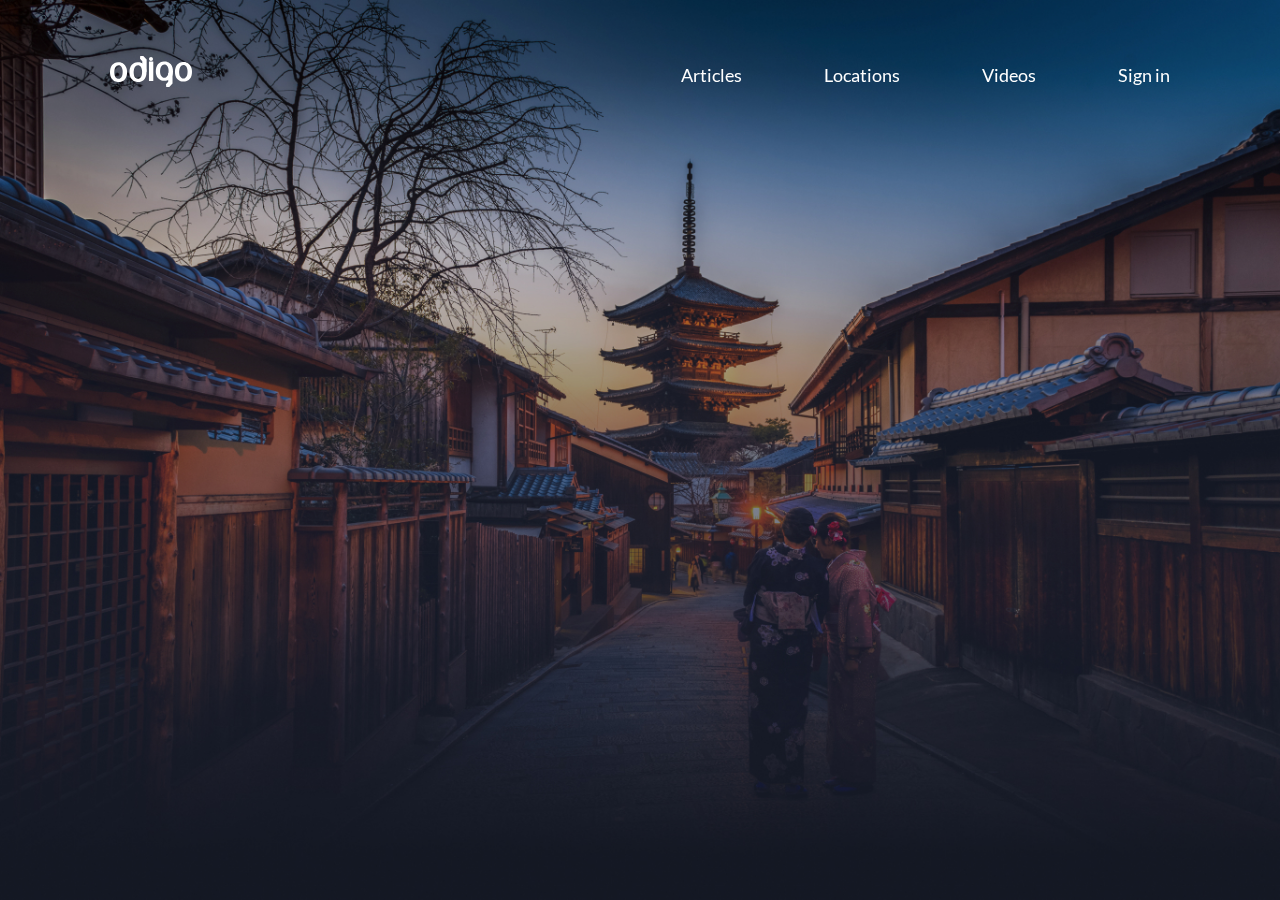
<file: 1-2/index.html>
<!DOCTYPE html>
<html lang="en">
<head>
    <meta charset="UTF-8">
    <meta name="viewport" content="width=device-width, initial-scale=1.0">
    <title>Discover Amazing places in Japan</title>
    <link rel="stylesheet" href="./css/style.css">
</head>
<body>
    <header class="header">
        <div class="wrapper">
            <div class="header__wrapper">
                <div class="header__logo">
                    <a href="/" class="header__logo-link">
                        <img src="./img/svg/odigo-logo.svg" alt="Discover Amazing places in Japan" class="header__logo-pic">
                    </a>
                </div>
    
                <nav class="header__nav">
                    <ul class="header__list">
                        <li class="header__item">
                            <a href="#!" class="header__link">Articles</a>
                        </li>
                        <li class="header__item">
                            <a href="#!" class="header__link">Locations</a>
                        </li>
                        <li class="header__item">
                            <a href="#!" class="header__link">Videos</a>
                        </li>
                        <li class="header__item">
                            <a href="#!" class="header__link">Sign in</a>
                        </li>
                    </ul>
                </nav>
            </div>
        </div>
    </header>
    <main class="main">
        <section class="intro">
            
        </section>
    </main>
</body>
</html>
</file>
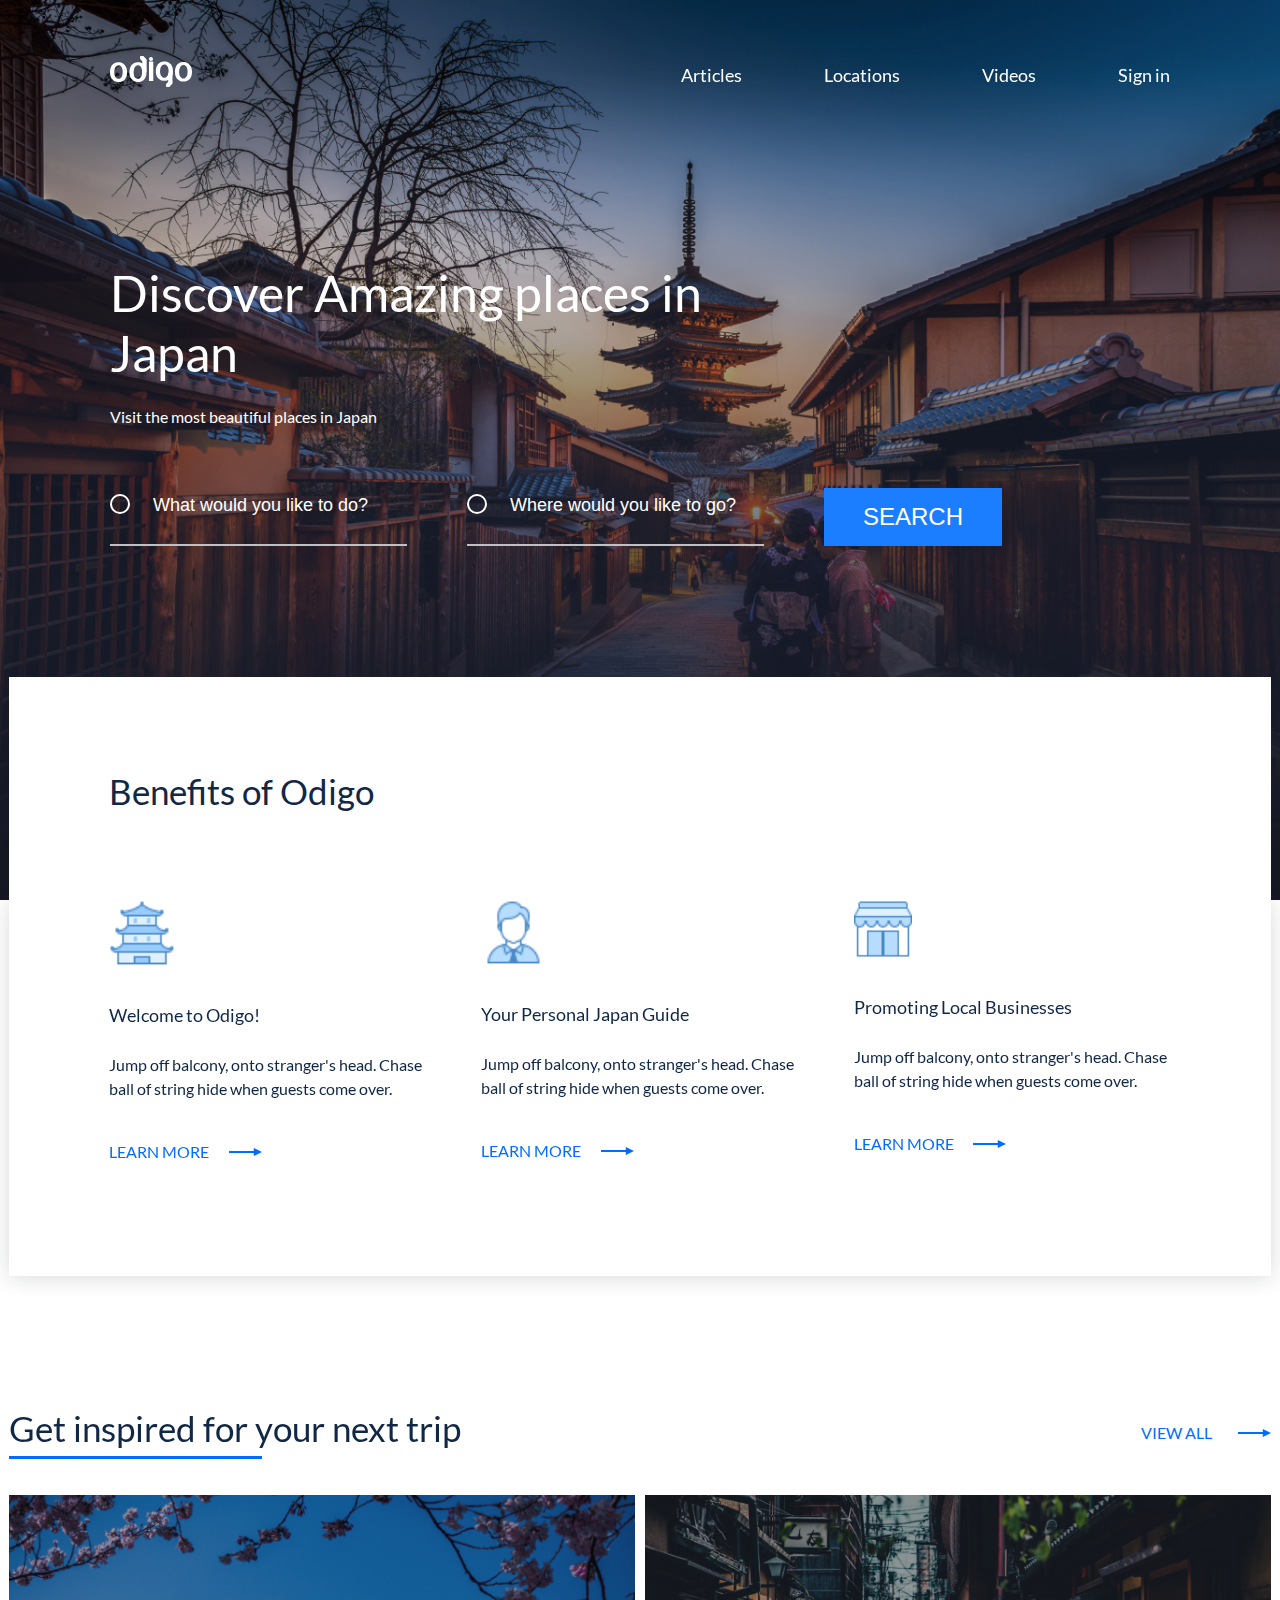
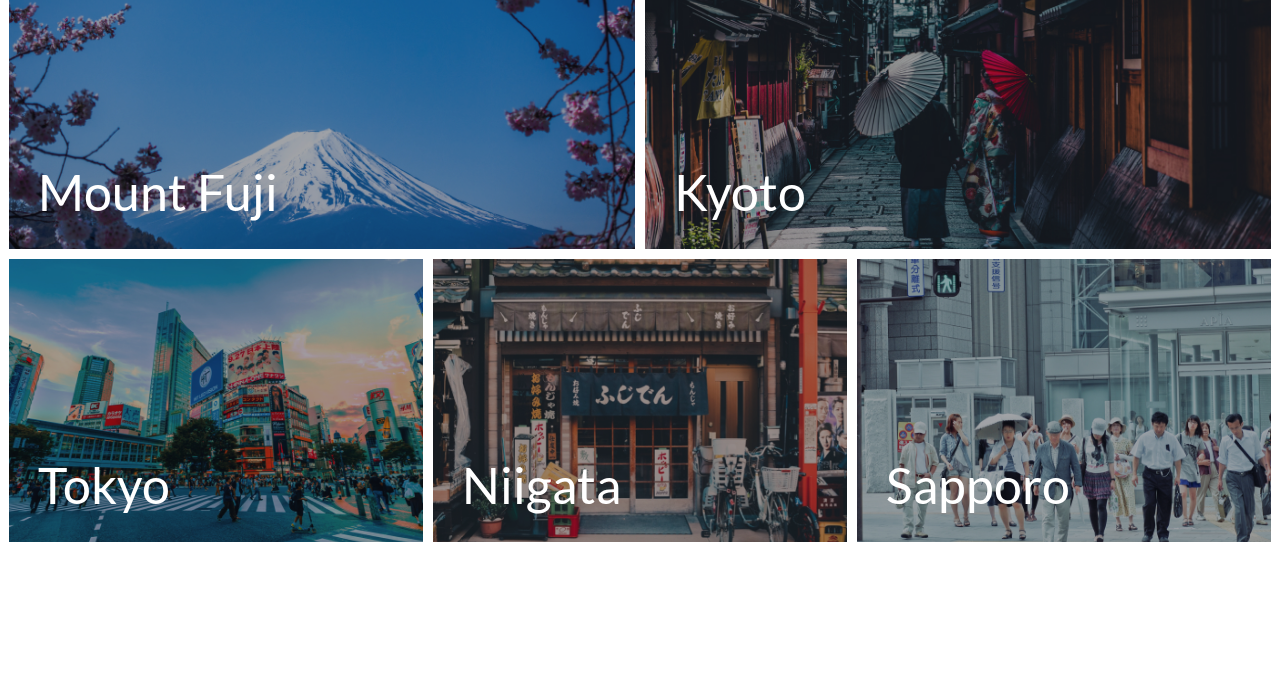
<file: 3-4/index.html>
<!DOCTYPE html>
<html lang="en">
<head>
    <meta charset="UTF-8">
    <meta name="viewport" content="width=device-width, initial-scale=1.0">
    <title>Discover Amazing places in Japan</title>
    <link rel="stylesheet" href="./css/style.css">
</head>
<body>
    <!-- Header start -->
    <header class="header">
        <div class="wrapper">
            <div class="header__wrapper">
                <div class="header__logo">
                    <a href="/" class="header__logo-link">
                        <img src="./img/svg/odigo-logo.svg" alt="Discover Amazing places in Japan" class="header__logo-pic">
                    </a>
                </div>
    
                <nav class="header__nav">
                    <ul class="header__list">
                        <li class="header__item">
                            <a href="#!" class="header__link">Articles</a>
                        </li>
                        <li class="header__item">
                            <a href="#!" class="header__link">Locations</a>
                        </li>
                        <li class="header__item">
                            <a href="#!" class="header__link">Videos</a>
                        </li>
                        <li class="header__item">
                            <a href="#!" class="header__link">Sign in</a>
                        </li>
                    </ul>
                </nav>
            </div>
        </div>
    </header>
    <!-- Header end -->


    <main class="main">
        <!-- Intro start -->
        <section class="intro">
            <div class="wrapper">
                <h1 class="intro__title">
                    Discover Amazing places in Japan
                </h1>
                <p class="intro__subtitle">
                    Visit the most beautiful places in Japan
                </p>
                <form class="search-form">
                    <fieldset class="serach-form__wrap">
                        <p class="search-form__info">
                            <input type="text" name="user-like-to-do" class="search-form__field" placeholder="What would you like to do?">
                            <input type="text" name="user-like-to-do" class="search-form__field" placeholder="Where would you like to go?">
                            <button type="submit" class="search-form__submit">search</button>
                        </p>
                    </fieldset>
                </form>
            </div>
        </section>
        <!-- Intro end -->
        
        <!-- Benefits start -->        
        <section class="benefits">
            <div class="benefits__wrap">
                <h2 class="benefits__title">
                    Benefits of Odigo
                </h2>
                <div class="benefits__cards">
                    <div class="benefits__card">
                        <div class="benefits__card-pic">
                            <img src="./img/svg/church-ico.svg" alt="Welcome to Odigo!" class="benefits__card-thumb">
                        </div>
                        <h3 class="benefits__card-title">
                            Welcome to Odigo!
                        </h3>
                        <p class="benefits__card-desc">
                            Jump off balcony, onto stranger's head. Chase ball of string hide when guests come over.
                        </p>
                        <a href="#!" class="benefits__card-more">
                            LEARN MORE
                        </a>
                    </div>
                    <div class="benefits__card">
                        <div class="benefits__card-pic">
                            <img src="./img/svg/person-ico.svg" alt="Your Personal Japan Guide" class="benefits__card-thumb">
                        </div>
                        <h3 class="benefits__card-title">
                            Your Personal Japan Guide
                        </h3>
                        <p class="benefits__card-desc">
                            Jump off balcony, onto stranger's head. Chase ball of string hide when guests come over.
                        </p>
                        <a href="#!" class="benefits__card-more">
                            LEARN MORE
                        </a>
                    </div>
                    <div class="benefits__card">
                        <div class="benefits__card-pic">
                            <img src="./img/svg/building-ico.svg" alt="Promoting Local Businesses" class="benefits__card-thumb">
                        </div>
                        <h3 class="benefits__card-title">
                                Promoting Local Businesses
                        </h3>
                        <p class="benefits__card-desc">
                                Jump off balcony, onto stranger's head. Chase ball of string hide when guests come over.
                        </p>
                        <a href="#!" class="benefits__card-more">
                            LEARN MORE
                        </a>
                    </div>
                </div>
            </div>
        </section>
        <!-- Benefits end -->   
        
        <!-- Places start -->  
        <section class="places">
            <div class="wrapper-full">
                <div class="places__caption">
                    <h2 class="places__title section-title">
                        Get inspired for your next trip
                    </h2>
                    <a href="#!" class="places__view-all">VIEW ALL</a>
                </div>

                <div class="places__cards">

                    <figure class="places__card places__card_size_lg">
                        <img src="./img/place-1.jpg" alt="Mount Fuji" class="places__card-pic places__card-pic_size_lg">
                        <figcaption class="places__card-title">
                            Mount Fuji
                        </figcaption>
                        <a href="#!" class="places__card-link"></a>
                    </figure>
                    
                    <figure class="places__card places__card_size_lg">
                        <img src="./img/place-2.jpg" alt="Kyoto" class="places__card-pic places__card-pic_size_lg">
                        <figcaption class="places__card-title">
                            Kyoto
                        </figcaption>
                        <a href="#!" class="places__card-link"></a>
                    </figure>

                    <figure class="places__card places__card_size_sm">
                        <img src="./img/place-3.jpg" alt="Tokyo" class="places__card-pic places__card-pic_size_sm">
                        <figcaption class="places__card-title">
                            Tokyo
                        </figcaption>
                        <a href="#!" class="places__card-link"></a>
                    </figure>

                    <figure class="places__card places__card_size_sm">
                        <img src="./img/place-4.jpg" alt="Niigata" class="places__card-pic places__card-pic_size_sm">
                        <figcaption class="places__card-title">
                            Niigata
                        </figcaption>
                        <a href="#!" class="places__card-link"></a>
                    </figure>

                    <figure class="places__card places__card_size_sm">
                        <img src="./img/place-5.jpg" alt="Sapporo" class="places__card-pic places__card-pic_size_sm">
                        <figcaption class="places__card-title">
                            Sapporo
                        </figcaption>
                        <a href="#!" class="places__card-link"></a>
                    </figure>

                </div>
            </div>
        </section>
        <!-- Places end --> 
    </main>
</body>
</html>
</file>
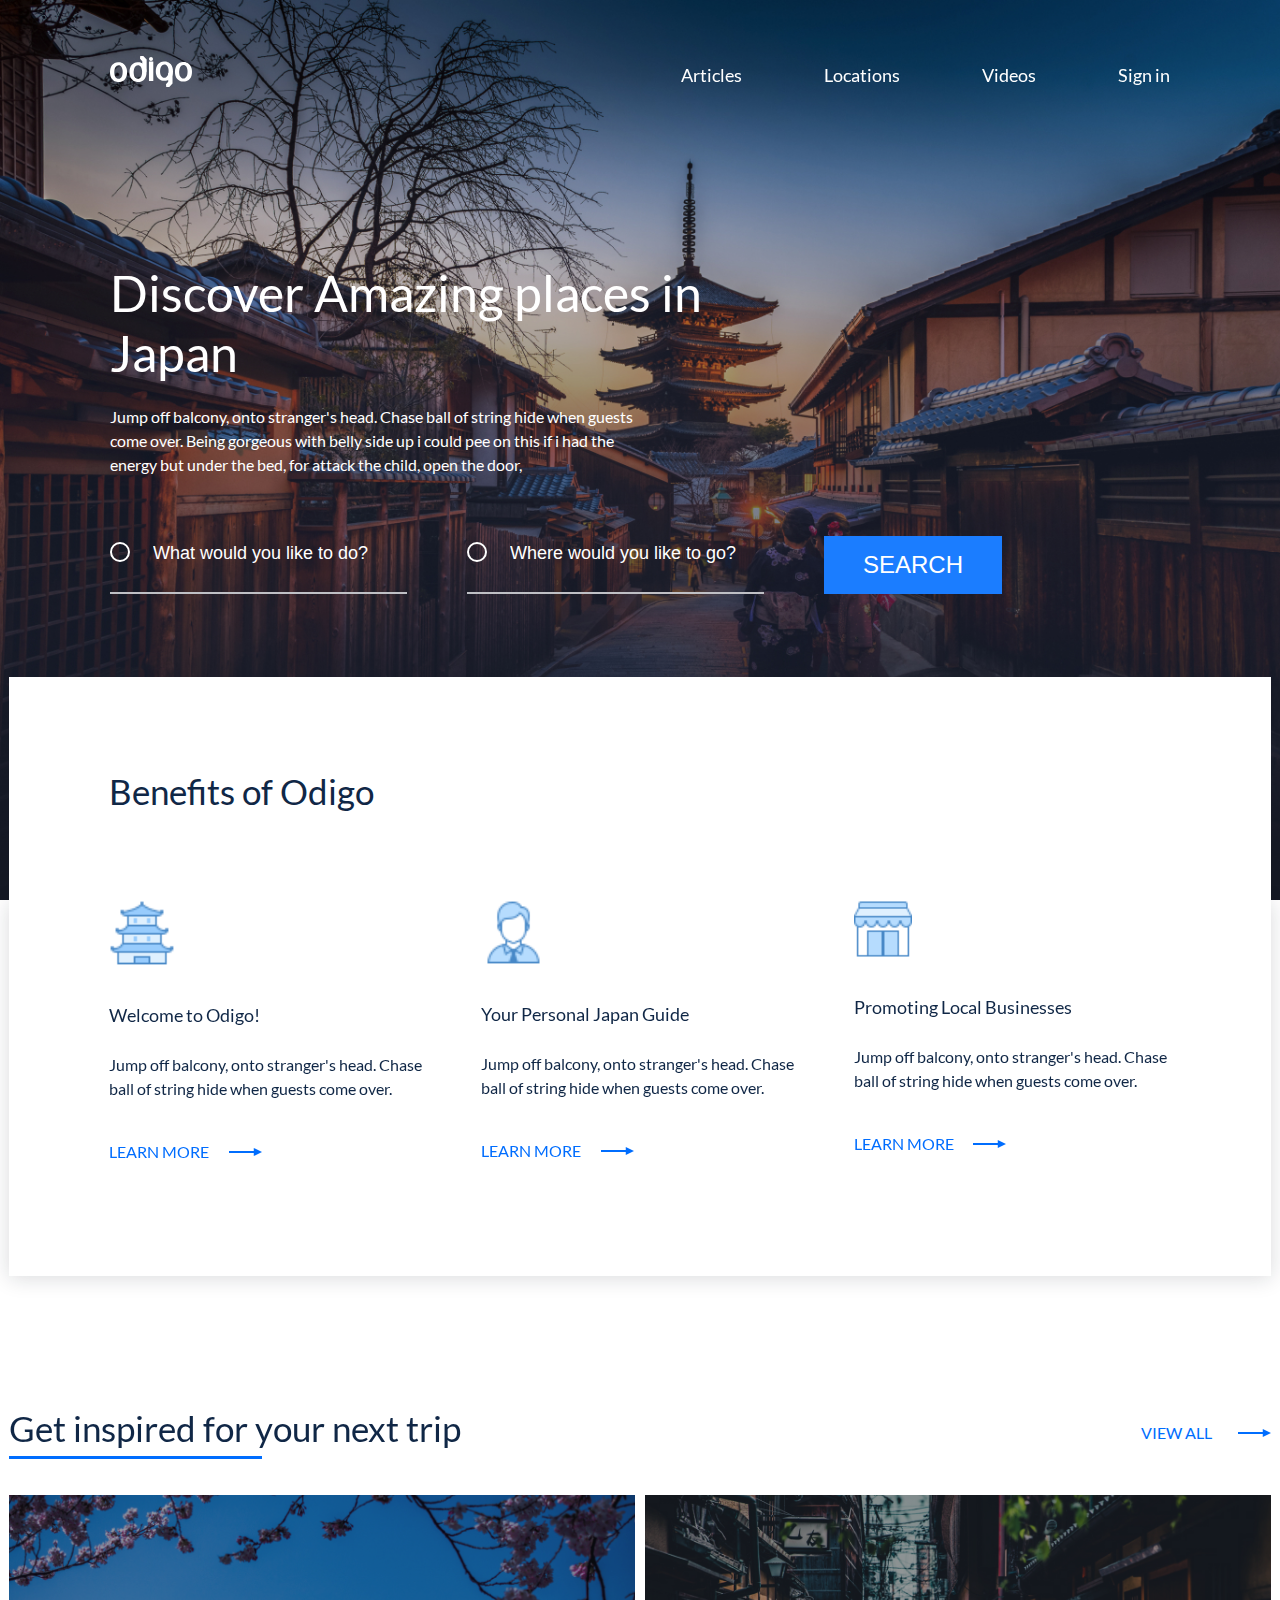
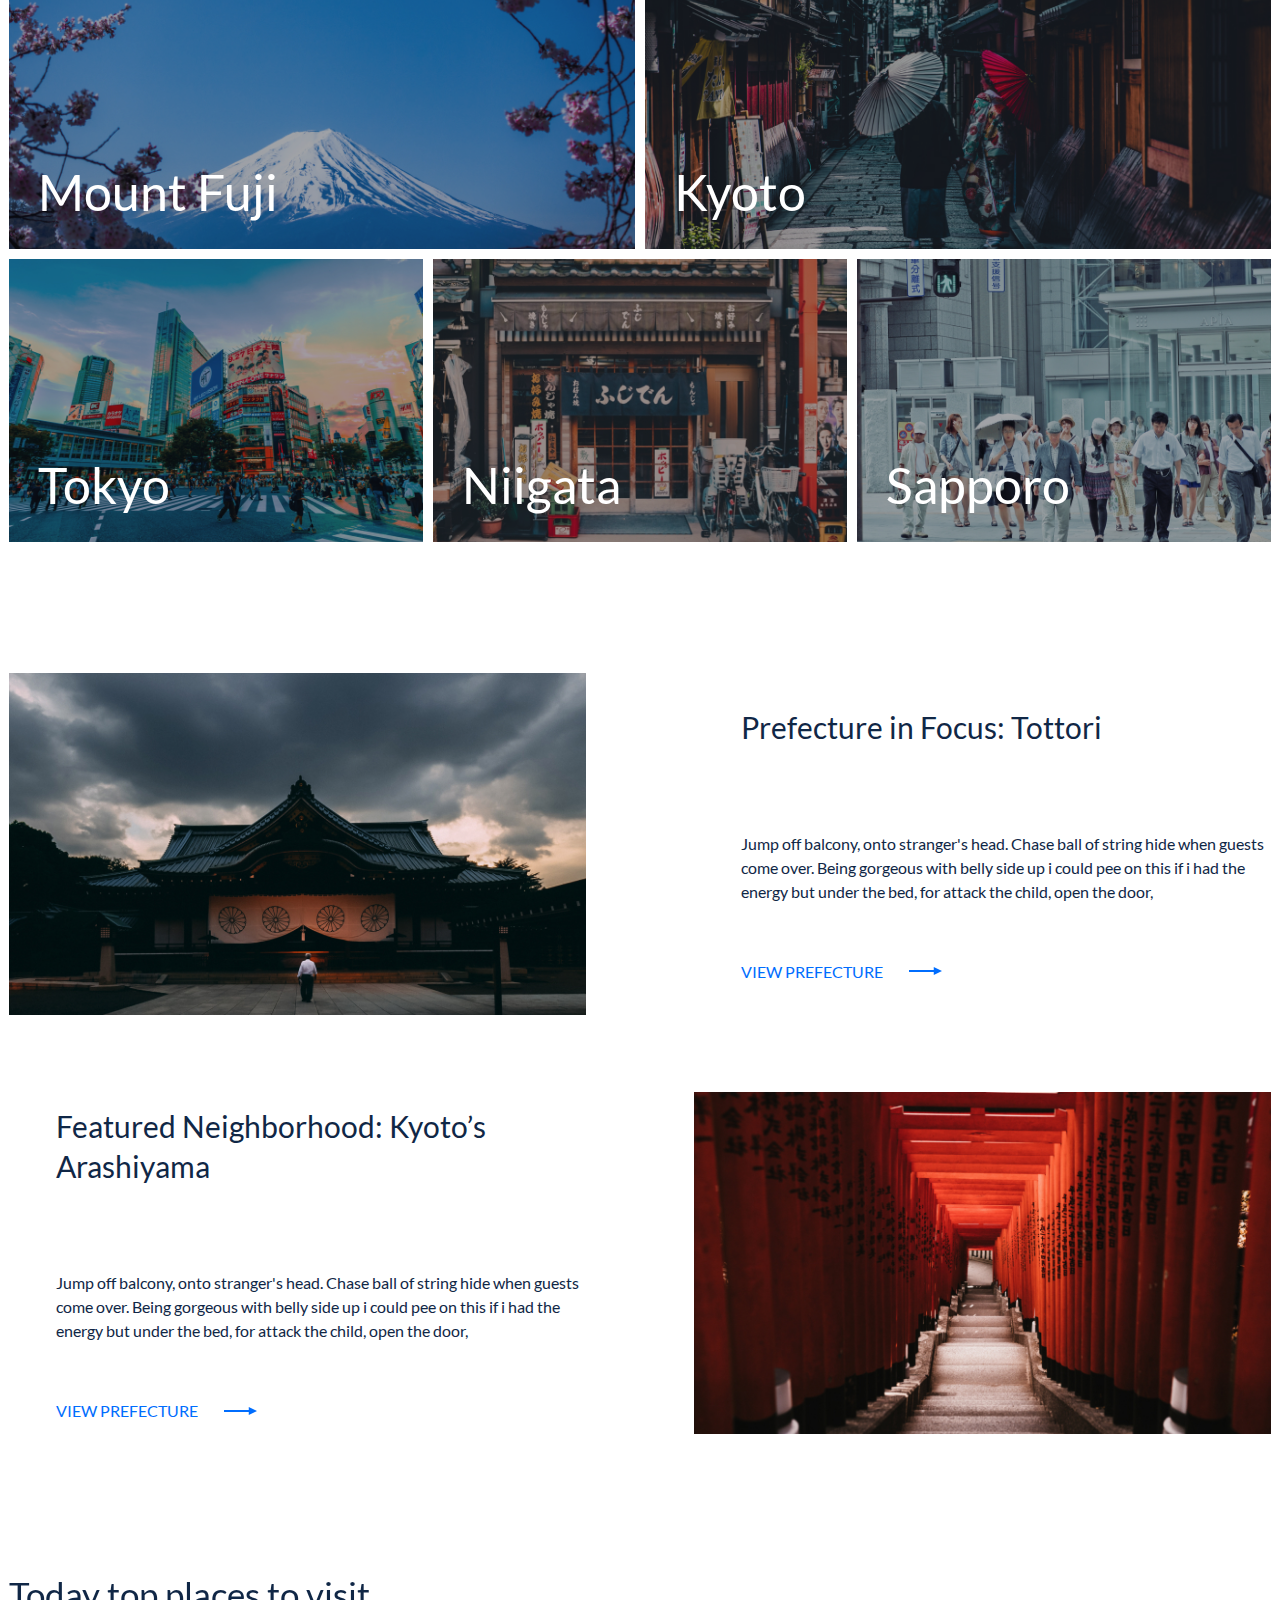
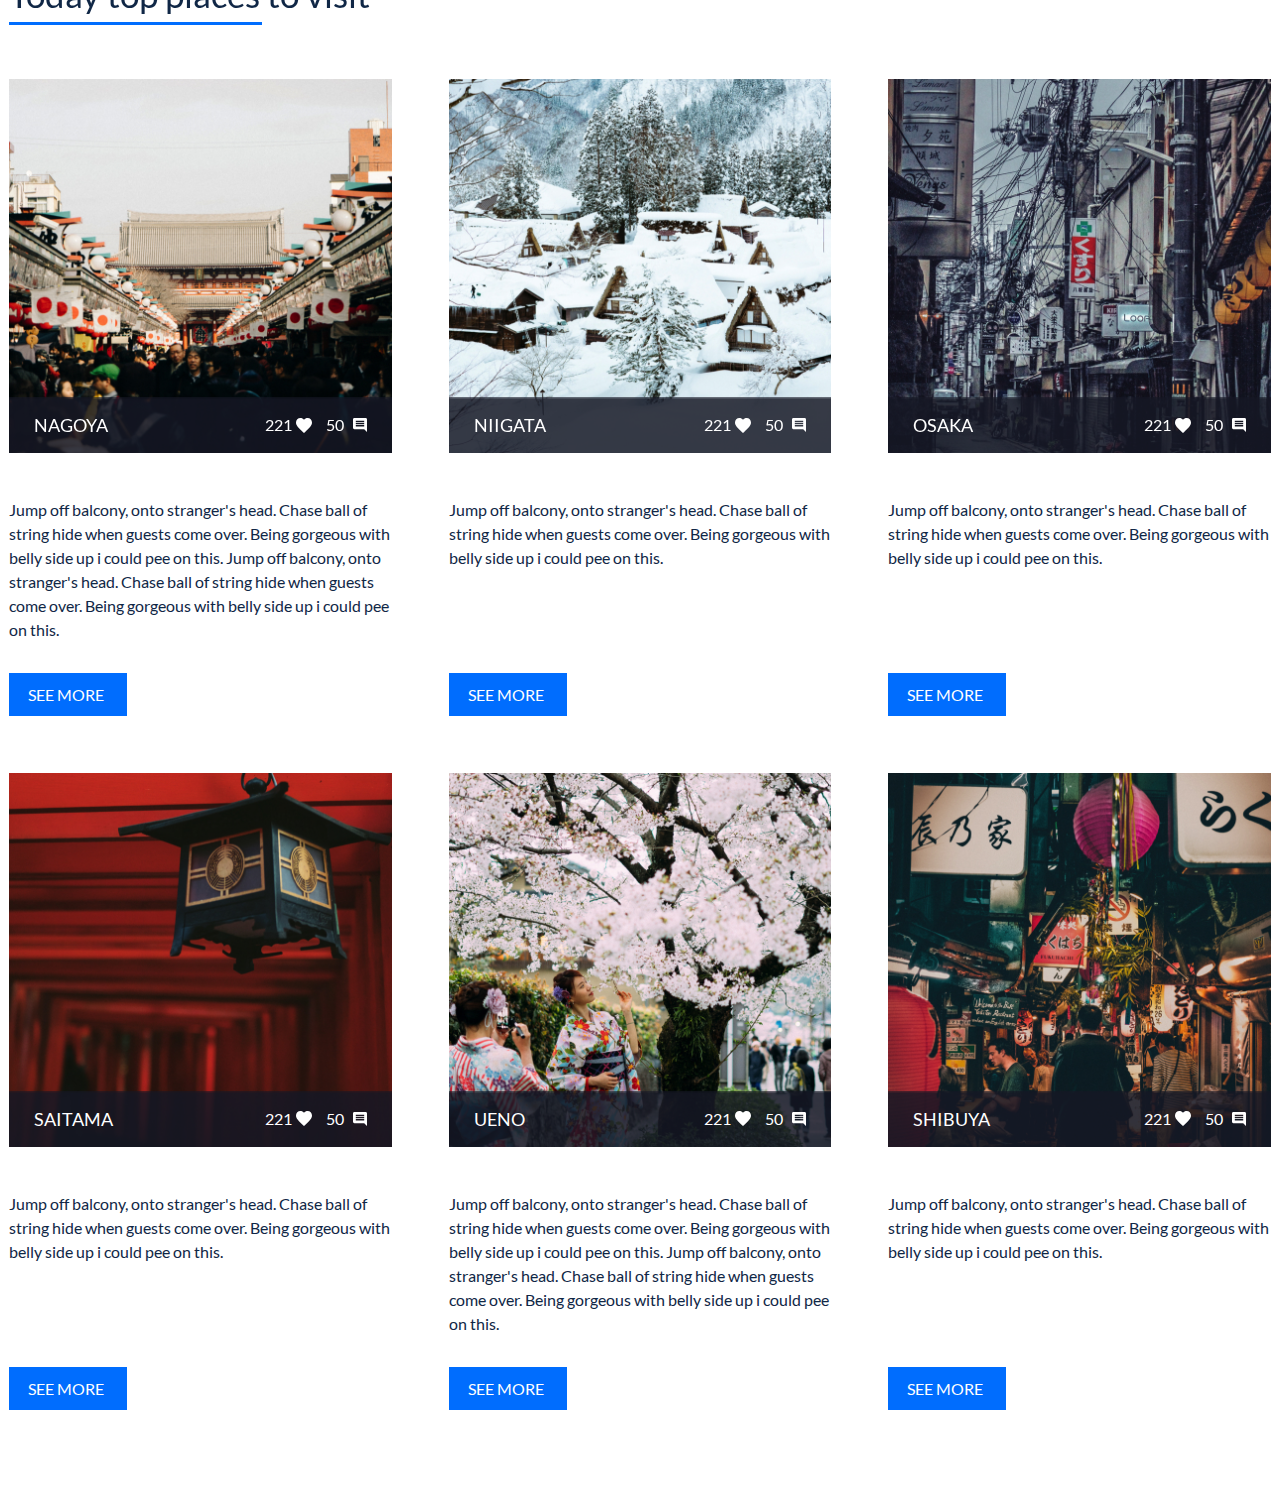
<file: 5/index.html>
<!DOCTYPE html>
<html lang="en">
<head>
    <meta charset="UTF-8">
    <meta name="viewport" content="width=device-width, initial-scale=1.0">
    <title>Discover Amazing places in Japan</title>
    <link rel="stylesheet" href="./css/style.css">
</head>
<body>
    <!-- Header start -->
    <header class="header">
        <div class="wrapper">
            <div class="header__wrapper">
                <div class="header__logo">
                    <a href="/" class="header__logo-link">
                        <img src="./img/svg/odigo-logo.svg" alt="Discover Amazing places in Japan" class="header__logo-pic">
                    </a>
                </div>
    
                <nav class="header__nav">
                    <ul class="header__list">
                        <li class="header__item">
                            <a href="#!" class="header__link">Articles</a>
                        </li>
                        <li class="header__item">
                            <a href="#!" class="header__link">Locations</a>
                        </li>
                        <li class="header__item">
                            <a href="#!" class="header__link">Videos</a>
                        </li>
                        <li class="header__item">
                            <a href="#!" class="header__link">Sign in</a>
                        </li>
                    </ul>
                </nav>
            </div>
        </div>
    </header>
    <!-- Header end -->


    <main class="main">
        <!-- Intro start -->
        <section class="intro">
            <div class="wrapper">
                <h1 class="intro__title">
                    Discover Amazing places in Japan
                </h1>
                <p class="intro__subtitle">
                    Jump off balcony, onto stranger's head. Chase ball of string hide when guests come over. Being gorgeous with belly side up i could pee on this if i had the energy but under the bed, for attack the child, open the door, 
                </p>
                <form class="search-form">
                    <fieldset class="serach-form__wrap">
                        <p class="search-form__info">
                            <input type="text" name="user-like-to-do" class="search-form__field" placeholder="What would you like to do?">
                            <input type="text" name="user-like-to-do" class="search-form__field" placeholder="Where would you like to go?">
                            <button type="submit" class="search-form__submit">search</button>
                        </p>
                    </fieldset>
                </form>
            </div>
        </section>
        <!-- Intro end -->
        
        <!-- Benefits start -->        
        <section class="benefits">
            <div class="benefits__wrap">
                <h2 class="benefits__title">
                    Benefits of Odigo
                </h2>
                <div class="benefits__cards">
                    <div class="benefits__card">
                        <div class="benefits__card-pic">
                            <img src="./img/svg/church-ico.svg" alt="Welcome to Odigo!" class="benefits__card-thumb">
                        </div>
                        <h3 class="benefits__card-title">
                            Welcome to Odigo!
                        </h3>
                        <p class="benefits__card-desc">
                            Jump off balcony, onto stranger's head. Chase ball of string hide when guests come over.
                        </p>
                        <a href="#!" class="benefits__card-more">
                            LEARN MORE
                        </a>
                    </div>
                    <div class="benefits__card">
                        <div class="benefits__card-pic">
                            <img src="./img/svg/person-ico.svg" alt="Your Personal Japan Guide" class="benefits__card-thumb">
                        </div>
                        <h3 class="benefits__card-title">
                            Your Personal Japan Guide
                        </h3>
                        <p class="benefits__card-desc">
                            Jump off balcony, onto stranger's head. Chase ball of string hide when guests come over.
                        </p>
                        <a href="#!" class="benefits__card-more">
                            LEARN MORE
                        </a>
                    </div>
                    <div class="benefits__card">
                        <div class="benefits__card-pic">
                            <img src="./img/svg/building-ico.svg" alt="Promoting Local Businesses" class="benefits__card-thumb">
                        </div>
                        <h3 class="benefits__card-title">
                                Promoting Local Businesses
                        </h3>
                        <p class="benefits__card-desc">
                                Jump off balcony, onto stranger's head. Chase ball of string hide when guests come over.
                        </p>
                        <a href="#!" class="benefits__card-more">
                            LEARN MORE
                        </a>
                    </div>
                </div>
            </div>
        </section>
        <!-- Benefits end -->   
        
        <!-- Places start -->  
        <section class="places">
            <div class="wrapper-full">
                <div class="places__caption">
                    <h2 class="places__title section-title">
                        Get inspired for your next trip
                    </h2>
                    <a href="#!" class="places__view-all">VIEW ALL</a>
                </div>

                <div class="places__cards">

                    <figure class="places__card places__card_size_lg">
                        <img src="./img/place-1.jpg" alt="Mount Fuji" class="places__card-pic places__card-pic_size_lg">
                        <figcaption class="places__card-title">
                            Mount Fuji
                        </figcaption>
                        <a href="#!" class="places__card-link"></a>
                    </figure>
                    
                    <figure class="places__card places__card_size_lg">
                        <img src="./img/place-2.jpg" alt="Kyoto" class="places__card-pic places__card-pic_size_lg">
                        <figcaption class="places__card-title">
                            Kyoto
                        </figcaption>
                        <a href="#!" class="places__card-link"></a>
                    </figure>

                    <figure class="places__card places__card_size_sm">
                        <img src="./img/place-3.jpg" alt="Tokyo" class="places__card-pic places__card-pic_size_sm">
                        <figcaption class="places__card-title">
                            Tokyo
                        </figcaption>
                        <a href="#!" class="places__card-link"></a>
                    </figure>

                    <figure class="places__card places__card_size_sm">
                        <img src="./img/place-4.jpg" alt="Niigata" class="places__card-pic places__card-pic_size_sm">
                        <figcaption class="places__card-title">
                            Niigata
                        </figcaption>
                        <a href="#!" class="places__card-link"></a>
                    </figure>

                    <figure class="places__card places__card_size_sm">
                        <img src="./img/place-5.jpg" alt="Sapporo" class="places__card-pic places__card-pic_size_sm">
                        <figcaption class="places__card-title">
                            Sapporo
                        </figcaption>
                        <a href="#!" class="places__card-link"></a>
                    </figure>

                </div>
            </div>
        </section>
        <!-- Places end --> 

        <!-- Tours start -->

        <div class="tours">
            <div class="wrapper-full">

                <div class="tours__tour tour">
                    <div class="tour__pic">
                        <img src="./img/tour-1.jpg" alt="Prefecture in Focus: Tottori" class="tour__thumb">
                    </div>
                    <div class="tour__info">
                        <h3 class="tour__title">
                            Prefecture in Focus: Tottori
                        </h3>
                        <p class="tour__desc">
                            Jump off balcony, onto stranger's head. Chase ball of string hide when guests come over. Being gorgeous with belly side up i could pee on this if i had the energy but under the bed, for attack the child, open the door, 
                        </p>
                        <a href="#!" class="tour__more">VIEW PREFECTURE</a>
                    </div>
                </div>

                <div class="tours__tour tour">
                    <div class="tour__info">
                        <h3 class="tour__title">
                            Featured Neighborhood: Kyoto’s Arashiyama
                        </h3>
                        <p class="tour__desc">
                            Jump off balcony, onto stranger's head. Chase ball of string hide when guests come over. Being gorgeous with belly side up i could pee on this if i had the energy but under the bed, for attack the child, open the door, 
                        </p>
                        <a href="#!" class="tour__more">VIEW PREFECTURE</a>
                    </div>
                    <div class="tour__pic">
                        <img src="./img/tour-2.jpg" alt="Featured Neighborhood: Kyoto’s Arashiyama" class="tour__thumb">
                    </div>
                </div>

            </div>
        </div>

        <!-- Tours start -->

        <!-- Top start -->
        <section class="top">
            <div class="wrapper-full">
                <h2 class="top__title section-title">
                    Today top places to visit
                </h2>

                <div class="top__cards">

                    <div class="top__card">
                        <div class="top__card-pic">
                            <img src="./img/top-pic-1.jpg" alt="NAGOYA" class="top__card-thumb">
                            <div class="top__card-stats">
                                <h3 class="top__card-title">
                                    NAGOYA
                                </h3>
                                <div class="top__card-likes">
                                    <span class="top__card-likes-value">
                                        221
                                    </span>
                                </div>
                                <div class="top__card-comments">
                                    <span class="top__card-comments-value">
                                        50
                                    </span>
                                </div>
                            </div>
                        </div>
                        <p class="top__card-desc">
                            Jump off balcony, onto stranger's head. Chase ball of string hide when guests come over. Being gorgeous with belly side up i could pee on this.
                            Jump off balcony, onto stranger's head. Chase ball of string hide when guests come over. Being gorgeous with belly side up i could pee on this.
                        </p>
                        <a href="#!" class="top__card-more">SEE MORE</a>
                    </div>

                    <div class="top__card">
                        <div class="top__card-pic">
                            <img src="./img/top-pic-2.jpg" alt="NIIGATA" class="top__card-thumb">
                            <div class="top__card-stats">
                                <h3 class="top__card-title">
                                    NIIGATA
                                </h3>
                                <div class="top__card-likes">
                                    <span class="top__card-likes-value">
                                        221
                                    </span>
                                </div>
                                <div class="top__card-comments">
                                    <span class="top__card-comments-value">
                                        50
                                    </span>
                                </div>
                            </div>
                        </div>
                        <p class="top__card-desc">
                            Jump off balcony, onto stranger's head. Chase ball of string hide when guests come over. Being gorgeous with belly side up i could pee on this.
                        </p>
                        <a href="#!" class="top__card-more">SEE MORE</a>
                    </div>

                    <div class="top__card">
                        <div class="top__card-pic">
                            <img src="./img/top-pic-3.jpg" alt="OSAKA" class="top__card-thumb">
                            <div class="top__card-stats">
                                <h3 class="top__card-title">
                                    OSAKA
                                </h3>
                                <div class="top__card-likes">
                                    <span class="top__card-likes-value">
                                        221
                                    </span>
                                </div>
                                <div class="top__card-comments">
                                    <span class="top__card-comments-value">
                                        50
                                    </span>
                                </div>
                            </div>
                        </div>
                        <p class="top__card-desc">
                            Jump off balcony, onto stranger's head. Chase ball of string hide when guests come over. Being gorgeous with belly side up i could pee on this.
                        </p>
                        <a href="#!" class="top__card-more">SEE MORE</a>
                    </div>

                    <div class="top__card">
                        <div class="top__card-pic">
                            <img src="./img/top-pic-4.jpg" alt="SAITAMA" class="top__card-thumb">
                            <div class="top__card-stats">
                                <h3 class="top__card-title">
                                    SAITAMA
                                </h3>
                                <div class="top__card-likes">
                                    <span class="top__card-likes-value">
                                        221
                                    </span>
                                </div>
                                <div class="top__card-comments">
                                    <span class="top__card-comments-value">
                                        50
                                    </span>
                                </div>
                            </div>
                        </div>
                        <p class="top__card-desc">
                            Jump off balcony, onto stranger's head. Chase ball of string hide when guests come over. Being gorgeous with belly side up i could pee on this.
                        </p>
                        <a href="#!" class="top__card-more">SEE MORE</a>
                    </div>

                    <div class="top__card">
                        <div class="top__card-pic">
                            <img src="./img/top-pic-5.jpg" alt="UENO" class="top__card-thumb">
                            <div class="top__card-stats">
                                <h3 class="top__card-title">
                                    UENO
                                </h3>
                                <div class="top__card-likes">
                                    <span class="top__card-likes-value">
                                        221
                                    </span>
                                </div>
                                <div class="top__card-comments">
                                    <span class="top__card-comments-value">
                                        50
                                    </span>
                                </div>
                            </div>
                        </div>
                        <p class="top__card-desc">
                            Jump off balcony, onto stranger's head. Chase ball of string hide when guests come over. Being gorgeous with belly side up i could pee on this.
                            Jump off balcony, onto stranger's head. Chase ball of string hide when guests come over. Being gorgeous with belly side up i could pee on this.
                        </p>
                        <a href="#!" class="top__card-more">SEE MORE</a>
                    </div>

                    <div class="top__card">
                        <div class="top__card-pic">
                            <img src="./img/top-pic-6.jpg" alt="SHIBUYA" class="top__card-thumb">
                            <div class="top__card-stats">
                                <h3 class="top__card-title">
                                    SHIBUYA
                                </h3>
                                <div class="top__card-likes">
                                    <span class="top__card-likes-value">
                                        221
                                    </span>
                                </div>
                                <div class="top__card-comments">
                                    <span class="top__card-comments-value">
                                        50
                                    </span>
                                </div>
                            </div>
                        </div>
                        <p class="top__card-desc">
                            Jump off balcony, onto stranger's head. Chase ball of string hide when guests come over. Being gorgeous with belly side up i could pee on this.
                        </p>
                        <a href="#!" class="top__card-more">SEE MORE</a>
                    </div>

                </div>
            </div>
        </section>
        <!-- Top end -->
    </main>
</body>
</html>
</file>
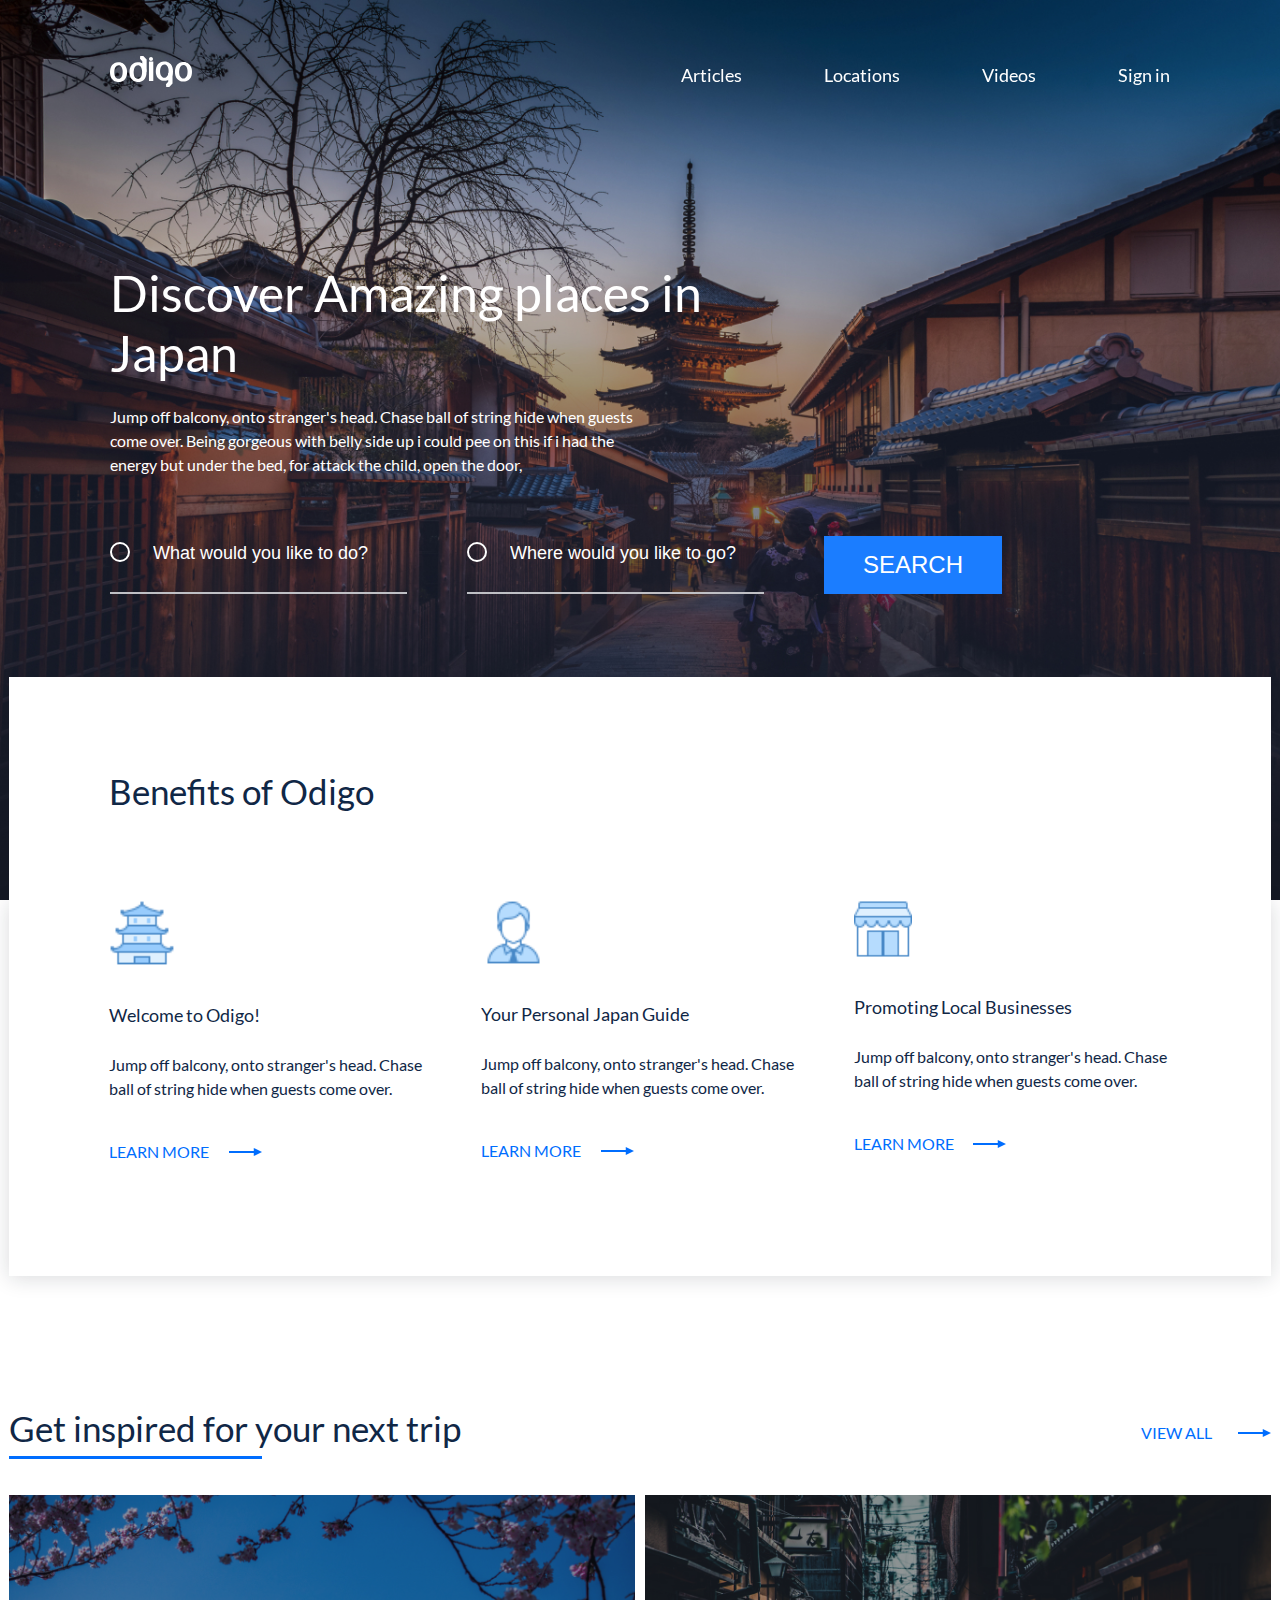
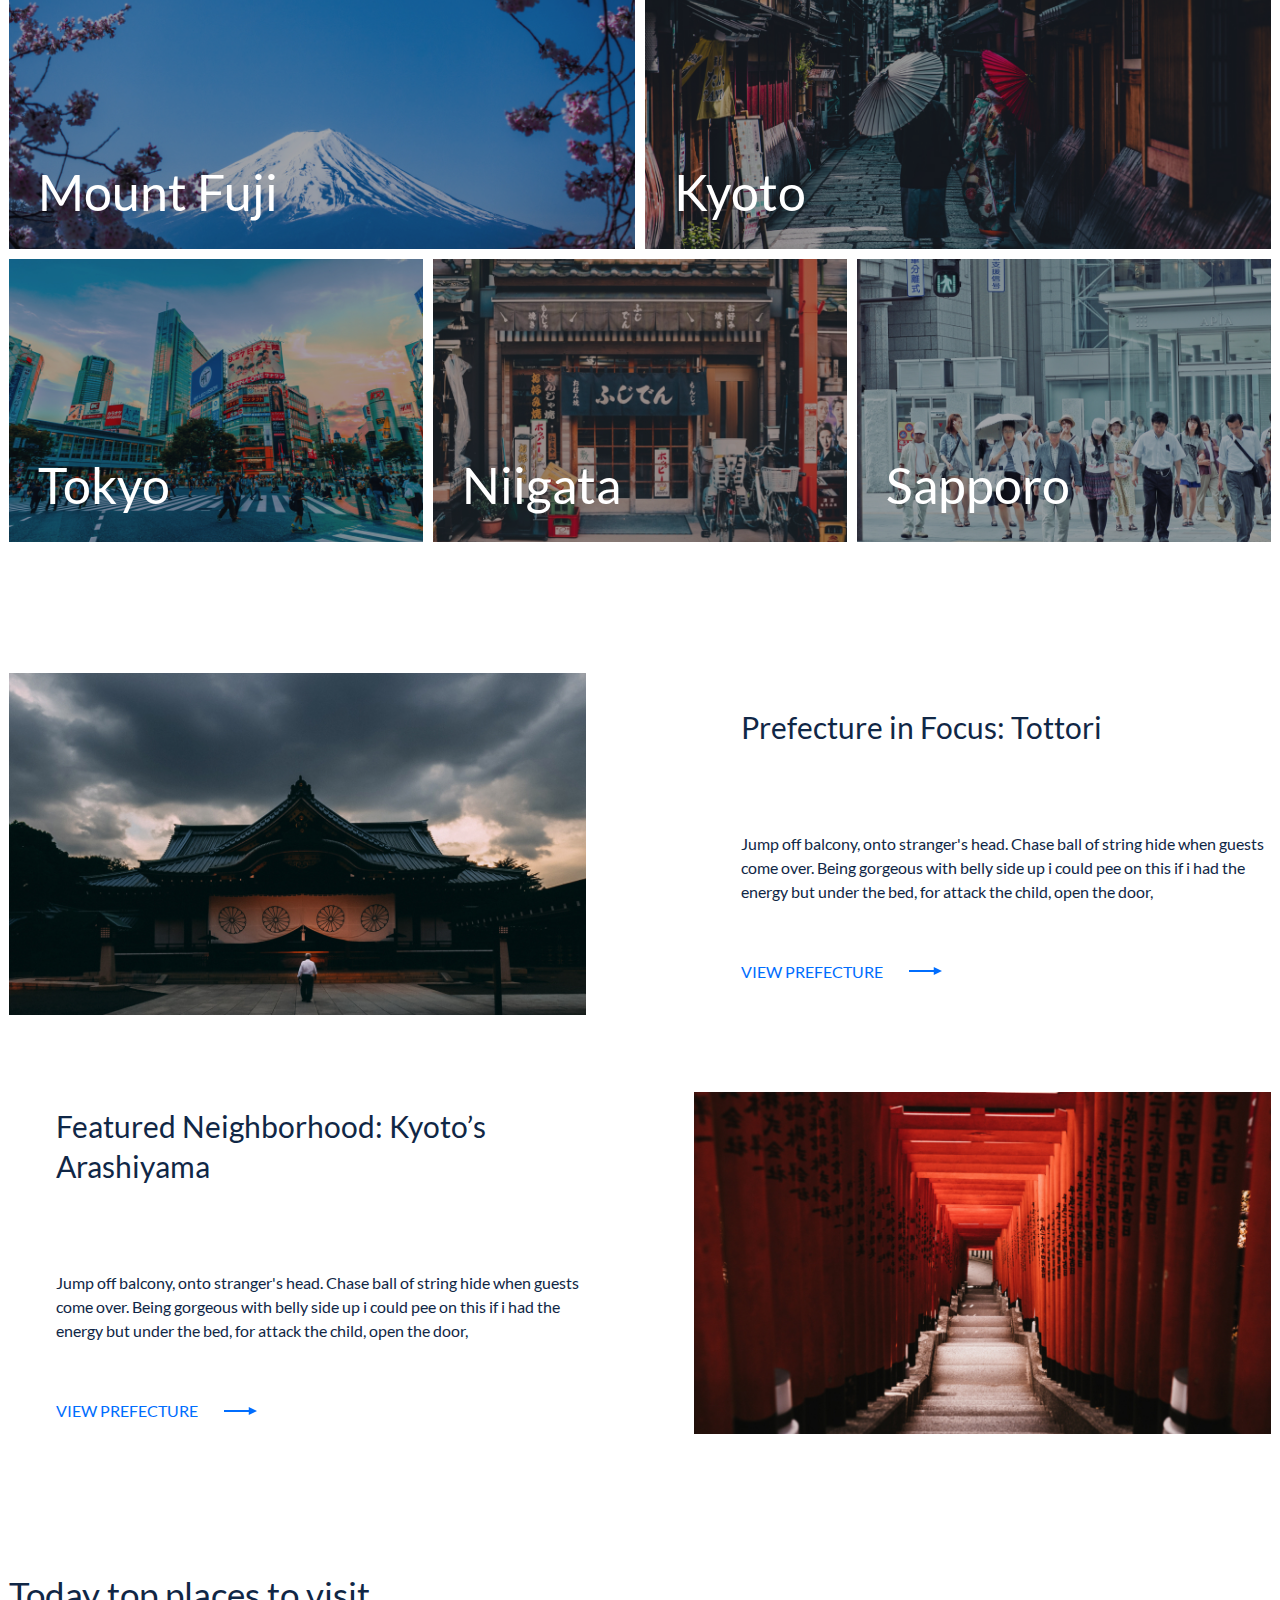
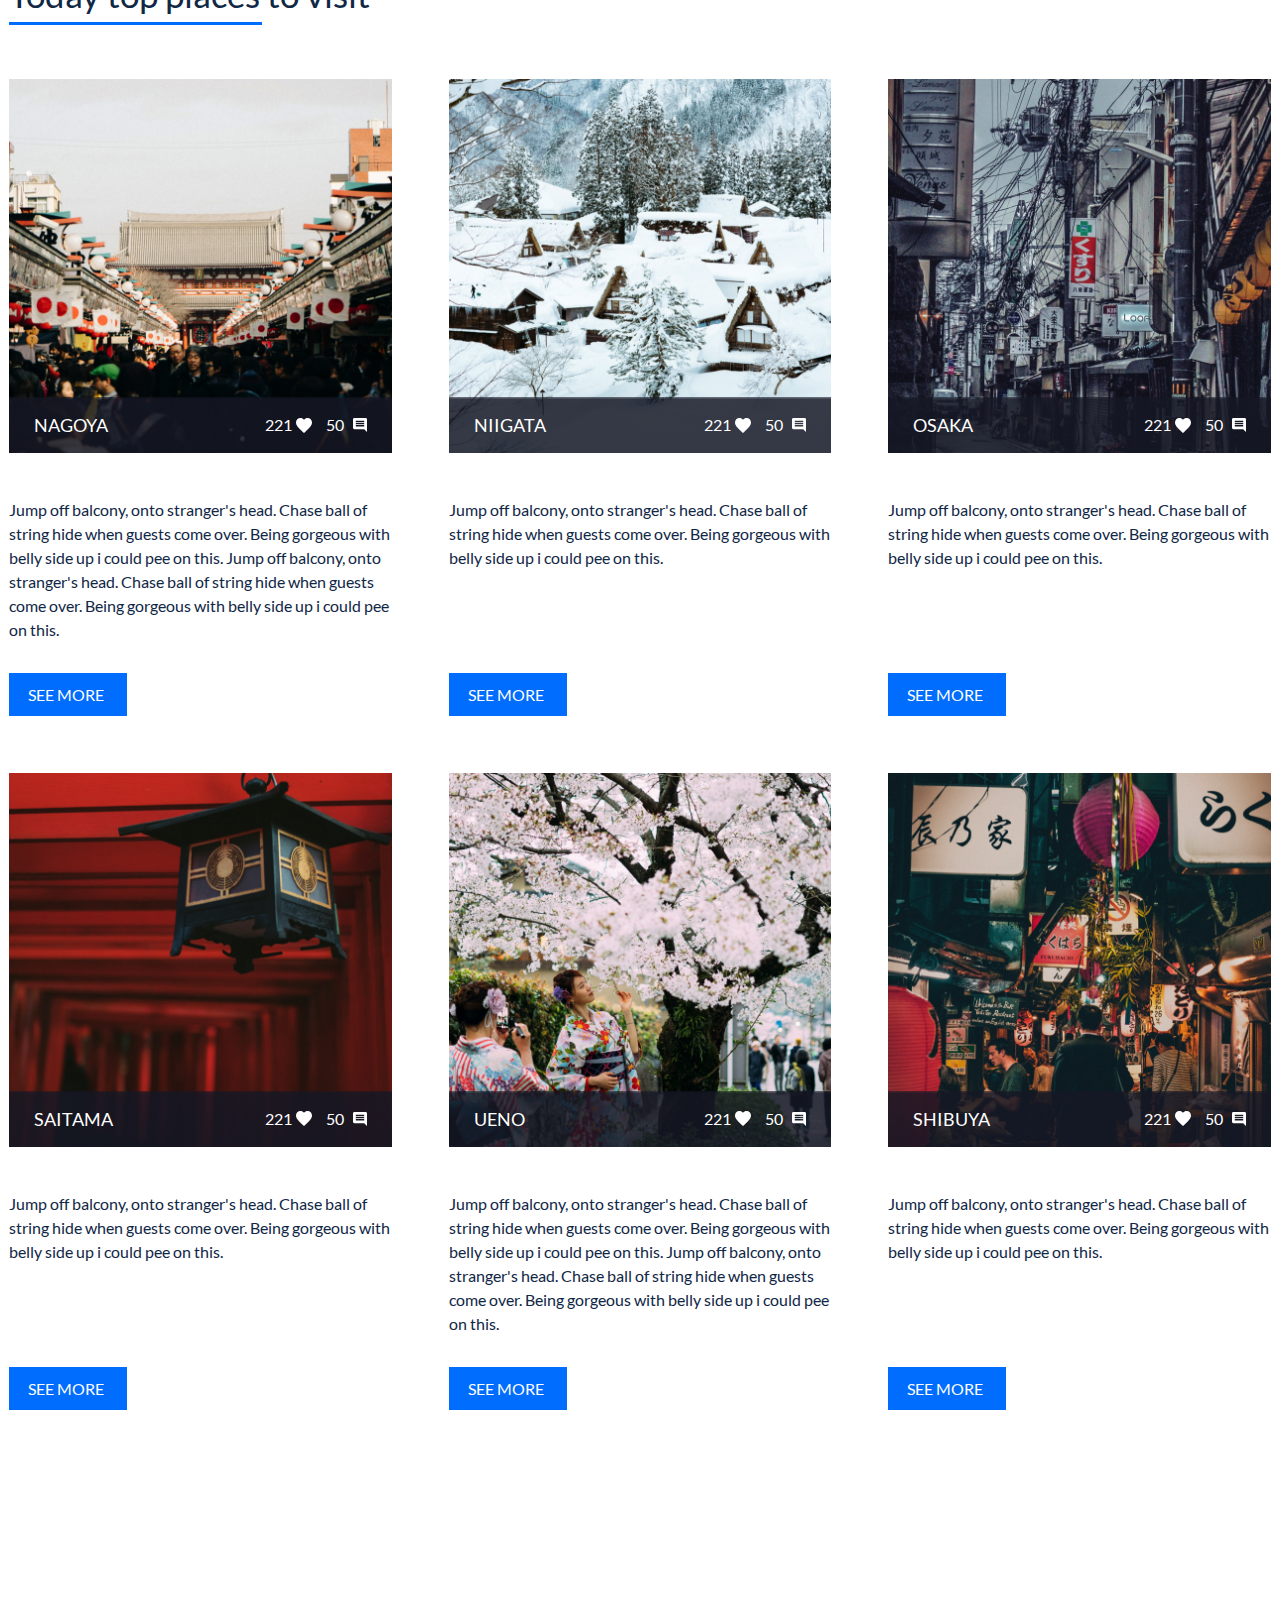
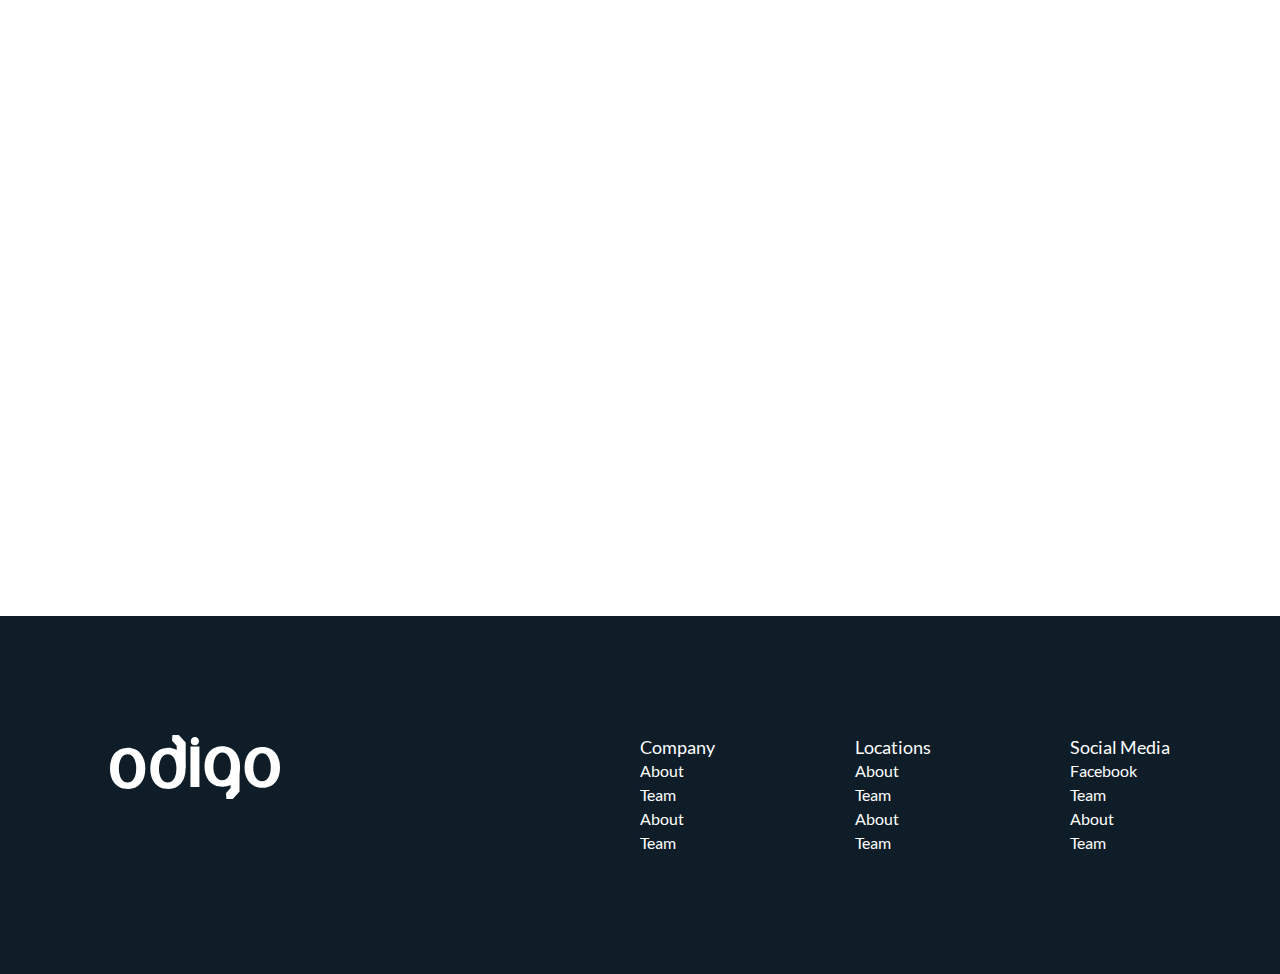
<file: 6/index.html>
<!DOCTYPE html>
<html lang="en">
<head>
    <meta charset="UTF-8">
    <meta name="viewport" content="width=device-width, initial-scale=1.0">
    <title>Discover Amazing places in Japan</title>
    <link rel="stylesheet" href="./css/style.css">
</head>
<body>
    <!-- Header start -->
    <header class="header">
        <div class="wrapper">
            <div class="header__wrapper">
                <div class="header__logo">
                    <a href="/" class="header__logo-link">
                        <img src="./img/svg/odigo-logo.svg" alt="Discover Amazing places in Japan" class="header__logo-pic">
                    </a>
                </div>
    
                <nav class="header__nav">
                    <ul class="header__list">
                        <li class="header__item">
                            <a href="#!" class="header__link">Articles</a>
                        </li>
                        <li class="header__item">
                            <a href="#!" class="header__link">Locations</a>
                        </li>
                        <li class="header__item">
                            <a href="#!" class="header__link">Videos</a>
                        </li>
                        <li class="header__item">
                            <a href="#!" class="header__link">Sign in</a>
                        </li>
                    </ul>
                </nav>
            </div>
        </div>
    </header>
    <!-- Header end -->


    <main class="main">
        <!-- Intro start -->
        <section class="intro">
            <div class="wrapper">
                <h1 class="intro__title">
                    Discover Amazing places in Japan
                </h1>
                <p class="intro__subtitle">
                    Jump off balcony, onto stranger's head. Chase ball of string hide when guests come over. Being gorgeous with belly side up i could pee on this if i had the energy but under the bed, for attack the child, open the door, 
                </p>
                <form class="search-form">
                    <fieldset class="serach-form__wrap">
                        <p class="search-form__info">
                            <input type="text" name="user-like-to-do" class="search-form__field" placeholder="What would you like to do?">
                            <input type="text" name="user-like-to-do" class="search-form__field" placeholder="Where would you like to go?">
                            <button type="submit" class="search-form__submit">search</button>
                        </p>
                    </fieldset>
                </form>
            </div>
        </section>
        <!-- Intro end -->
        
        <!-- Benefits start -->        
        <section class="benefits">
            <div class="benefits__wrap">
                <h2 class="benefits__title">
                    Benefits of Odigo
                </h2>
                <div class="benefits__cards">
                    <div class="benefits__card">
                        <div class="benefits__card-pic">
                            <img src="./img/svg/church-ico.svg" alt="Welcome to Odigo!" class="benefits__card-thumb">
                        </div>
                        <h3 class="benefits__card-title">
                            Welcome to Odigo!
                        </h3>
                        <p class="benefits__card-desc">
                            Jump off balcony, onto stranger's head. Chase ball of string hide when guests come over.
                        </p>
                        <a href="#!" class="benefits__card-more">
                            LEARN MORE
                        </a>
                    </div>
                    <div class="benefits__card">
                        <div class="benefits__card-pic">
                            <img src="./img/svg/person-ico.svg" alt="Your Personal Japan Guide" class="benefits__card-thumb">
                        </div>
                        <h3 class="benefits__card-title">
                            Your Personal Japan Guide
                        </h3>
                        <p class="benefits__card-desc">
                            Jump off balcony, onto stranger's head. Chase ball of string hide when guests come over.
                        </p>
                        <a href="#!" class="benefits__card-more">
                            LEARN MORE
                        </a>
                    </div>
                    <div class="benefits__card">
                        <div class="benefits__card-pic">
                            <img src="./img/svg/building-ico.svg" alt="Promoting Local Businesses" class="benefits__card-thumb">
                        </div>
                        <h3 class="benefits__card-title">
                                Promoting Local Businesses
                        </h3>
                        <p class="benefits__card-desc">
                                Jump off balcony, onto stranger's head. Chase ball of string hide when guests come over.
                        </p>
                        <a href="#!" class="benefits__card-more">
                            LEARN MORE
                        </a>
                    </div>
                </div>
            </div>
        </section>
        <!-- Benefits end -->   
        
        <!-- Places start -->  
        <section class="places">
            <div class="wrapper-full">
                <div class="places__caption">
                    <h2 class="places__title section-title">
                        Get inspired for your next trip
                    </h2>
                    <a href="#!" class="places__view-all">VIEW ALL</a>
                </div>

                <div class="places__cards">

                    <figure class="places__card places__card_size_lg">
                        <img src="./img/place-1.jpg" alt="Mount Fuji" class="places__card-pic places__card-pic_size_lg">
                        <figcaption class="places__card-title">
                            Mount Fuji
                        </figcaption>
                        <a href="#!" class="places__card-link"></a>
                    </figure>
                    
                    <figure class="places__card places__card_size_lg">
                        <img src="./img/place-2.jpg" alt="Kyoto" class="places__card-pic places__card-pic_size_lg">
                        <figcaption class="places__card-title">
                            Kyoto
                        </figcaption>
                        <a href="#!" class="places__card-link"></a>
                    </figure>

                    <figure class="places__card places__card_size_sm">
                        <img src="./img/place-3.jpg" alt="Tokyo" class="places__card-pic places__card-pic_size_sm">
                        <figcaption class="places__card-title">
                            Tokyo
                        </figcaption>
                        <a href="#!" class="places__card-link"></a>
                    </figure>

                    <figure class="places__card places__card_size_sm">
                        <img src="./img/place-4.jpg" alt="Niigata" class="places__card-pic places__card-pic_size_sm">
                        <figcaption class="places__card-title">
                            Niigata
                        </figcaption>
                        <a href="#!" class="places__card-link"></a>
                    </figure>

                    <figure class="places__card places__card_size_sm">
                        <img src="./img/place-5.jpg" alt="Sapporo" class="places__card-pic places__card-pic_size_sm">
                        <figcaption class="places__card-title">
                            Sapporo
                        </figcaption>
                        <a href="#!" class="places__card-link"></a>
                    </figure>

                </div>
            </div>
        </section>
        <!-- Places end --> 

        <!-- Tours start -->

        <div class="tours">
            <div class="wrapper-full">

                <div class="tours__tour tour">
                    <div class="tour__pic">
                        <img src="./img/tour-1.jpg" alt="Prefecture in Focus: Tottori" class="tour__thumb">
                    </div>
                    <div class="tour__info">
                        <h3 class="tour__title">
                            Prefecture in Focus: Tottori
                        </h3>
                        <p class="tour__desc">
                            Jump off balcony, onto stranger's head. Chase ball of string hide when guests come over. Being gorgeous with belly side up i could pee on this if i had the energy but under the bed, for attack the child, open the door, 
                        </p>
                        <a href="#!" class="tour__more">VIEW PREFECTURE</a>
                    </div>
                </div>

                <div class="tours__tour tour">
                    <div class="tour__info">
                        <h3 class="tour__title">
                            Featured Neighborhood: Kyoto’s Arashiyama
                        </h3>
                        <p class="tour__desc">
                            Jump off balcony, onto stranger's head. Chase ball of string hide when guests come over. Being gorgeous with belly side up i could pee on this if i had the energy but under the bed, for attack the child, open the door, 
                        </p>
                        <a href="#!" class="tour__more">VIEW PREFECTURE</a>
                    </div>
                    <div class="tour__pic">
                        <img src="./img/tour-2.jpg" alt="Featured Neighborhood: Kyoto’s Arashiyama" class="tour__thumb">
                    </div>
                </div>

            </div>
        </div>

        <!-- Tours start -->

        <!-- Top start -->
        <section class="top">
            <div class="wrapper-full">
                <h2 class="top__title section-title">
                    Today top places to visit
                </h2>

                <div class="top__cards">

                    <div class="top__card">
                        <div class="top__card-pic">
                            <img src="./img/top-pic-1.jpg" alt="NAGOYA" class="top__card-thumb">
                            <div class="top__card-stats">
                                <h3 class="top__card-title">
                                    NAGOYA
                                </h3>
                                <div class="top__card-likes">
                                    <span class="top__card-likes-value">
                                        221
                                    </span>
                                </div>
                                <div class="top__card-comments">
                                    <span class="top__card-comments-value">
                                        50
                                    </span>
                                </div>
                            </div>
                        </div>
                        <p class="top__card-desc">
                            Jump off balcony, onto stranger's head. Chase ball of string hide when guests come over. Being gorgeous with belly side up i could pee on this.
                            Jump off balcony, onto stranger's head. Chase ball of string hide when guests come over. Being gorgeous with belly side up i could pee on this.
                        </p>
                        <a href="#!" class="top__card-more">SEE MORE</a>
                    </div>

                    <div class="top__card">
                        <div class="top__card-pic">
                            <img src="./img/top-pic-2.jpg" alt="NIIGATA" class="top__card-thumb">
                            <div class="top__card-stats">
                                <h3 class="top__card-title">
                                    NIIGATA
                                </h3>
                                <div class="top__card-likes">
                                    <span class="top__card-likes-value">
                                        221
                                    </span>
                                </div>
                                <div class="top__card-comments">
                                    <span class="top__card-comments-value">
                                        50
                                    </span>
                                </div>
                            </div>
                        </div>
                        <p class="top__card-desc">
                            Jump off balcony, onto stranger's head. Chase ball of string hide when guests come over. Being gorgeous with belly side up i could pee on this.
                        </p>
                        <a href="#!" class="top__card-more">SEE MORE</a>
                    </div>

                    <div class="top__card">
                        <div class="top__card-pic">
                            <img src="./img/top-pic-3.jpg" alt="OSAKA" class="top__card-thumb">
                            <div class="top__card-stats">
                                <h3 class="top__card-title">
                                    OSAKA
                                </h3>
                                <div class="top__card-likes">
                                    <span class="top__card-likes-value">
                                        221
                                    </span>
                                </div>
                                <div class="top__card-comments">
                                    <span class="top__card-comments-value">
                                        50
                                    </span>
                                </div>
                            </div>
                        </div>
                        <p class="top__card-desc">
                            Jump off balcony, onto stranger's head. Chase ball of string hide when guests come over. Being gorgeous with belly side up i could pee on this.
                        </p>
                        <a href="#!" class="top__card-more">SEE MORE</a>
                    </div>

                    <div class="top__card">
                        <div class="top__card-pic">
                            <img src="./img/top-pic-4.jpg" alt="SAITAMA" class="top__card-thumb">
                            <div class="top__card-stats">
                                <h3 class="top__card-title">
                                    SAITAMA
                                </h3>
                                <div class="top__card-likes">
                                    <span class="top__card-likes-value">
                                        221
                                    </span>
                                </div>
                                <div class="top__card-comments">
                                    <span class="top__card-comments-value">
                                        50
                                    </span>
                                </div>
                            </div>
                        </div>
                        <p class="top__card-desc">
                            Jump off balcony, onto stranger's head. Chase ball of string hide when guests come over. Being gorgeous with belly side up i could pee on this.
                        </p>
                        <a href="#!" class="top__card-more">SEE MORE</a>
                    </div>

                    <div class="top__card">
                        <div class="top__card-pic">
                            <img src="./img/top-pic-5.jpg" alt="UENO" class="top__card-thumb">
                            <div class="top__card-stats">
                                <h3 class="top__card-title">
                                    UENO
                                </h3>
                                <div class="top__card-likes">
                                    <span class="top__card-likes-value">
                                        221
                                    </span>
                                </div>
                                <div class="top__card-comments">
                                    <span class="top__card-comments-value">
                                        50
                                    </span>
                                </div>
                            </div>
                        </div>
                        <p class="top__card-desc">
                            Jump off balcony, onto stranger's head. Chase ball of string hide when guests come over. Being gorgeous with belly side up i could pee on this.
                            Jump off balcony, onto stranger's head. Chase ball of string hide when guests come over. Being gorgeous with belly side up i could pee on this.
                        </p>
                        <a href="#!" class="top__card-more">SEE MORE</a>
                    </div>

                    <div class="top__card">
                        <div class="top__card-pic">
                            <img src="./img/top-pic-6.jpg" alt="SHIBUYA" class="top__card-thumb">
                            <div class="top__card-stats">
                                <h3 class="top__card-title">
                                    SHIBUYA
                                </h3>
                                <div class="top__card-likes">
                                    <span class="top__card-likes-value">
                                        221
                                    </span>
                                </div>
                                <div class="top__card-comments">
                                    <span class="top__card-comments-value">
                                        50
                                    </span>
                                </div>
                            </div>
                        </div>
                        <p class="top__card-desc">
                            Jump off balcony, onto stranger's head. Chase ball of string hide when guests come over. Being gorgeous with belly side up i could pee on this.
                        </p>
                        <a href="#!" class="top__card-more">SEE MORE</a>
                    </div>

                </div>
            </div>
        </section>
        <!-- Top end -->

        <!-- Videos start -->
        <div class="videos">
            <div class="videos__wrapper">
                <div class="video__item"></div>
                <iframe class="video__element" src="https://www.youtube.com/embed/URDXZSJZ2ME" frameborder="0" allow="accelerometer; autoplay; encrypted-media; gyroscope; picture-in-picture" allowfullscreen></iframe>
            </div>
        </div>
        <!-- Videos end -->
    </main>

    <footer class="footer">
        <div class="wrapper">
            <div class="footer__item">
                <div class="footer__logo">
                    <img src="./img/svg/odigo-logo-footer.svg" alt="Discover Amazing places in Japan" class="footer__logo-pic">
                </div>
                <nav class="footer__nav">
                    <ul class="footerm__menu">
                        <li class="footer__menu-item">
                            <h3 class="footer__menu-title">Company</h3>
                        </li>
                        <li class="footer__menu-item">
                            <a href="#!" class="footer__menu-link">About</a>
                        </li>
                        <li class="footer__menu-item">
                            <a href="#!" class="footer__menu-link">Team</a>
                        </li>
                        <li class="footer__menu-item">
                            <a href="#!" class="footer__menu-link">About</a>
                        </li>
                        <li class="footer__menu-item">
                            <a href="#!" class="footer__menu-link">Team</a>
                        </li>
                    </ul>
                    <ul class="footerm__menu">
                        <li class="footer__menu-item">
                            <h3 class="footer__menu-title">Locations</h3>
                        </li>
                        <li class="footer__menu-item">
                            <a href="#!" class="footer__menu-link">About</a>
                        </li>
                        <li class="footer__menu-item">
                            <a href="#!" class="footer__menu-link">Team</a>
                        </li>
                        <li class="footer__menu-item">
                            <a href="#!" class="footer__menu-link">About</a>
                        </li>
                        <li class="footer__menu-item">
                            <a href="#!" class="footer__menu-link">Team</a>
                        </li>
                    </ul>
                    <ul class="footerm__menu">
                        <li class="footer__menu-item">
                            <h3 class="footer__menu-title">Social Media</h3>
                        </li>
                        <li class="footer__menu-item">
                            <a href="#!" class="footer__menu-link">Facebook</a>
                        </li>
                        <li class="footer__menu-item">
                            <a href="#!" class="footer__menu-link">Team</a>
                        </li>
                        <li class="footer__menu-item">
                            <a href="#!" class="footer__menu-link">About</a>
                        </li>
                        <li class="footer__menu-item">
                            <a href="#!" class="footer__menu-link">Team</a>
                        </li>
                    </ul>
                </nav>
            </div>
        </div>
    </footer>

    <script src="./js/main.js"></script>
</body>
</html>
</file>
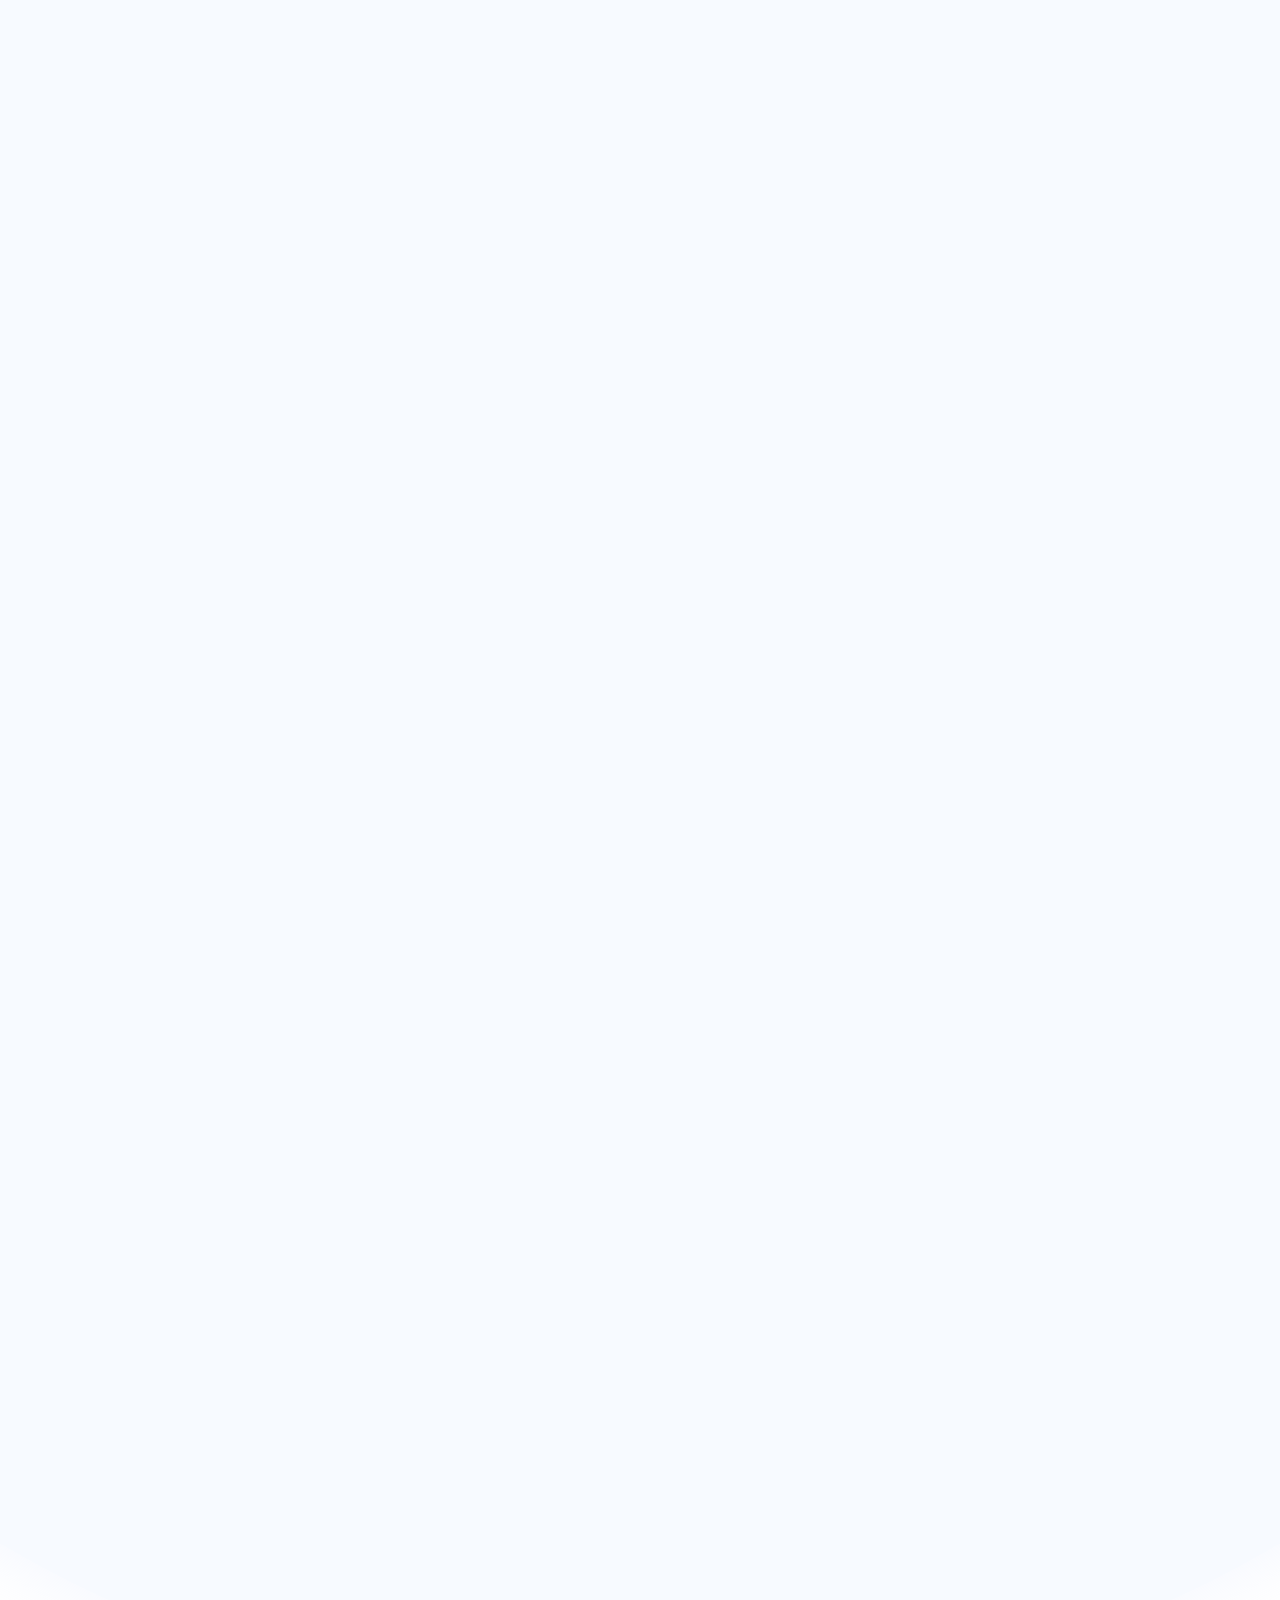
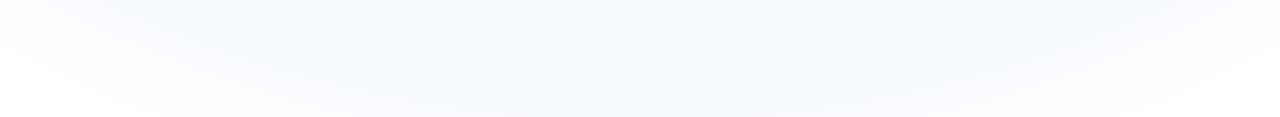
<file: form/index.html>
<!DOCTYPE html>
<html lang="en">

<head>
    <meta charset="UTF-8">
    <meta name="viewport" content="width=device-width, initial-scale=1.0">
    <link rel="preconnect" href="https://fonts.gstatic.com">
    <link href="https://fonts.googleapis.com/css2?family=Montserrat:wght@100;500&display=swap" rel="stylesheet">
    <link rel="stylesheet" href="style.css">
    <title>Форма регистрации</title>
</head>

<body>
    <main>
        <div class="circle"></div>
        <div class="register-form-container">
            <form action="">
                <h1 class="form-title">
                    Бесплатная консультация
                </h1>
                <div class="form-title1">
                    Оставьте заявку и наши специалисты свяжутся с Вами в ближайшее время
                </div>
                <div class="form-fields">
                    <div class="form-field">
                        <input type="text" placeholder="Ваше имя*" required pattern="[а-яА-Я]+"
                            title="Имя может содержать только буквы.">
                    </div>
                    <div class="form-field">
                        <input type="number" placeholder="Ваш номер телефона" required>
                    </div>
                </div>
                <div class="form-buttons">
                    <button class="button">Отправить</button>
                </div>
            </form>
        </div>
    </main>
</body>

</html>
</file>
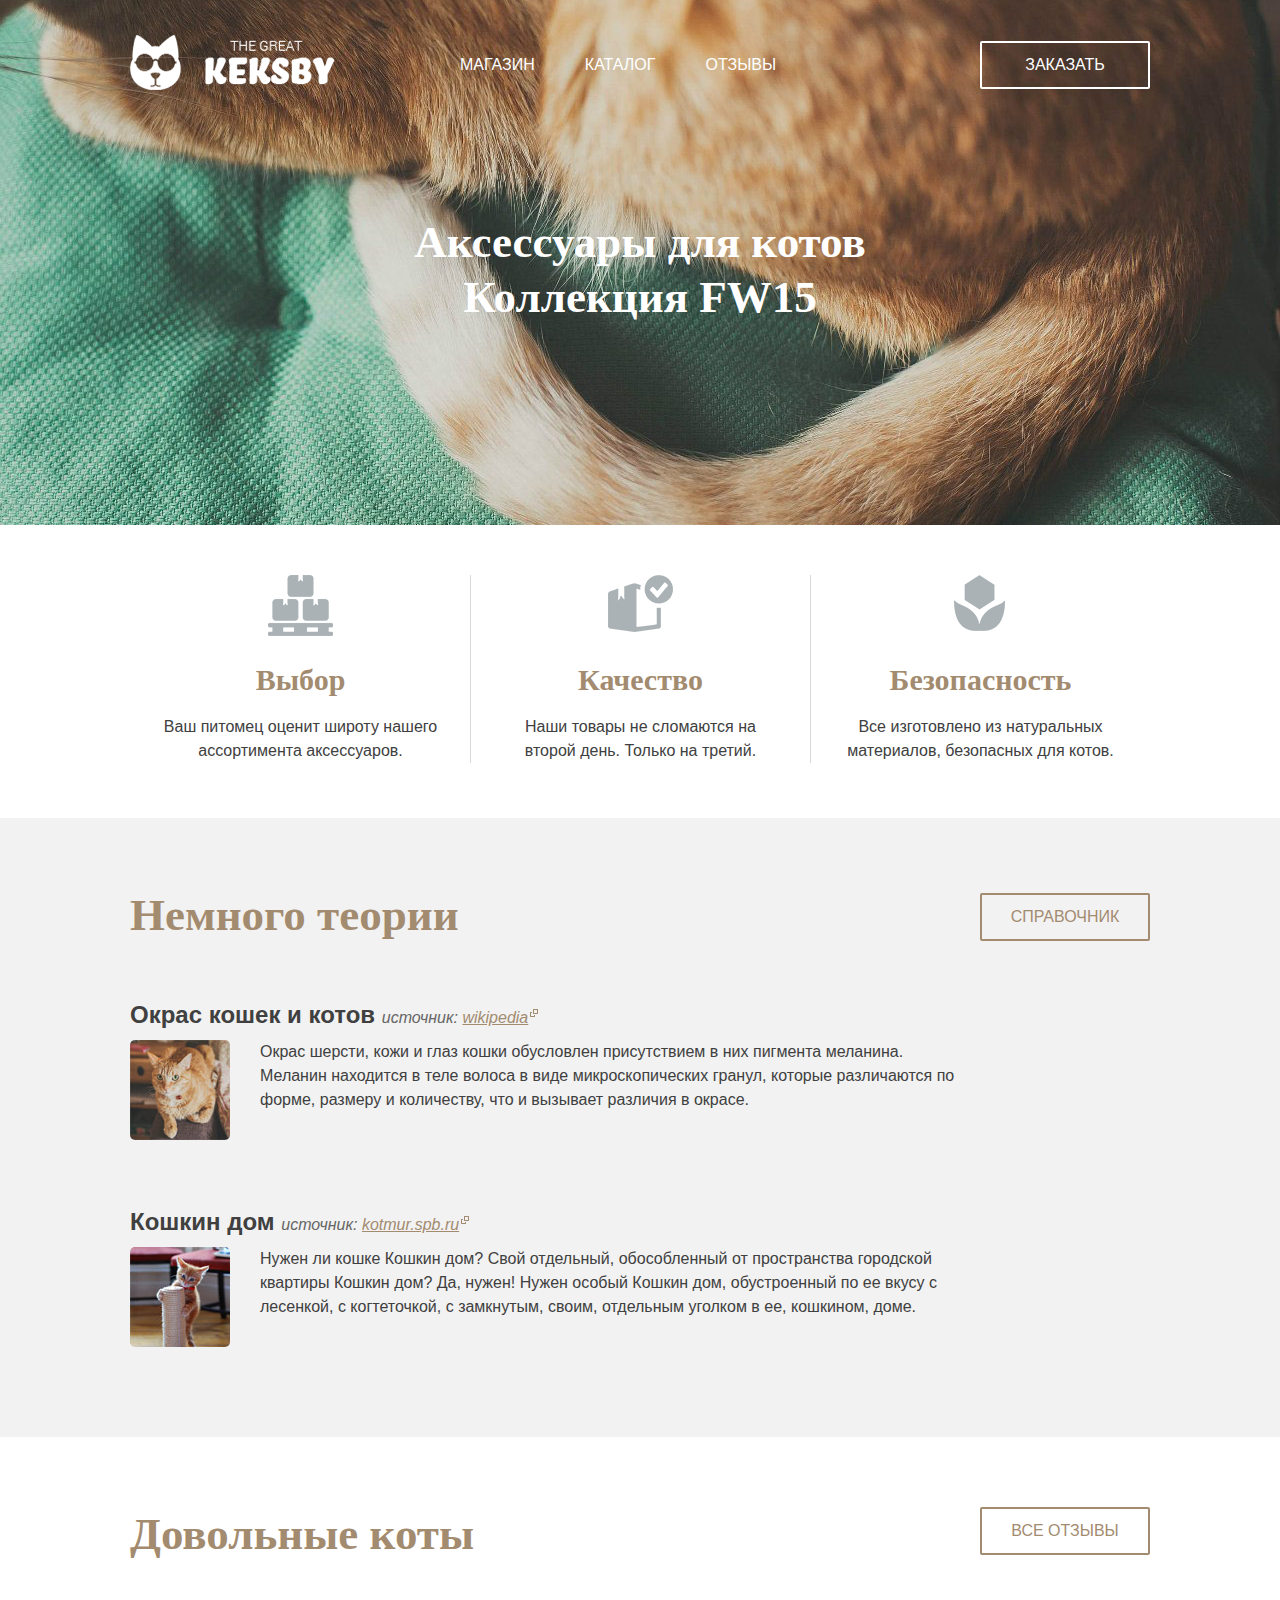
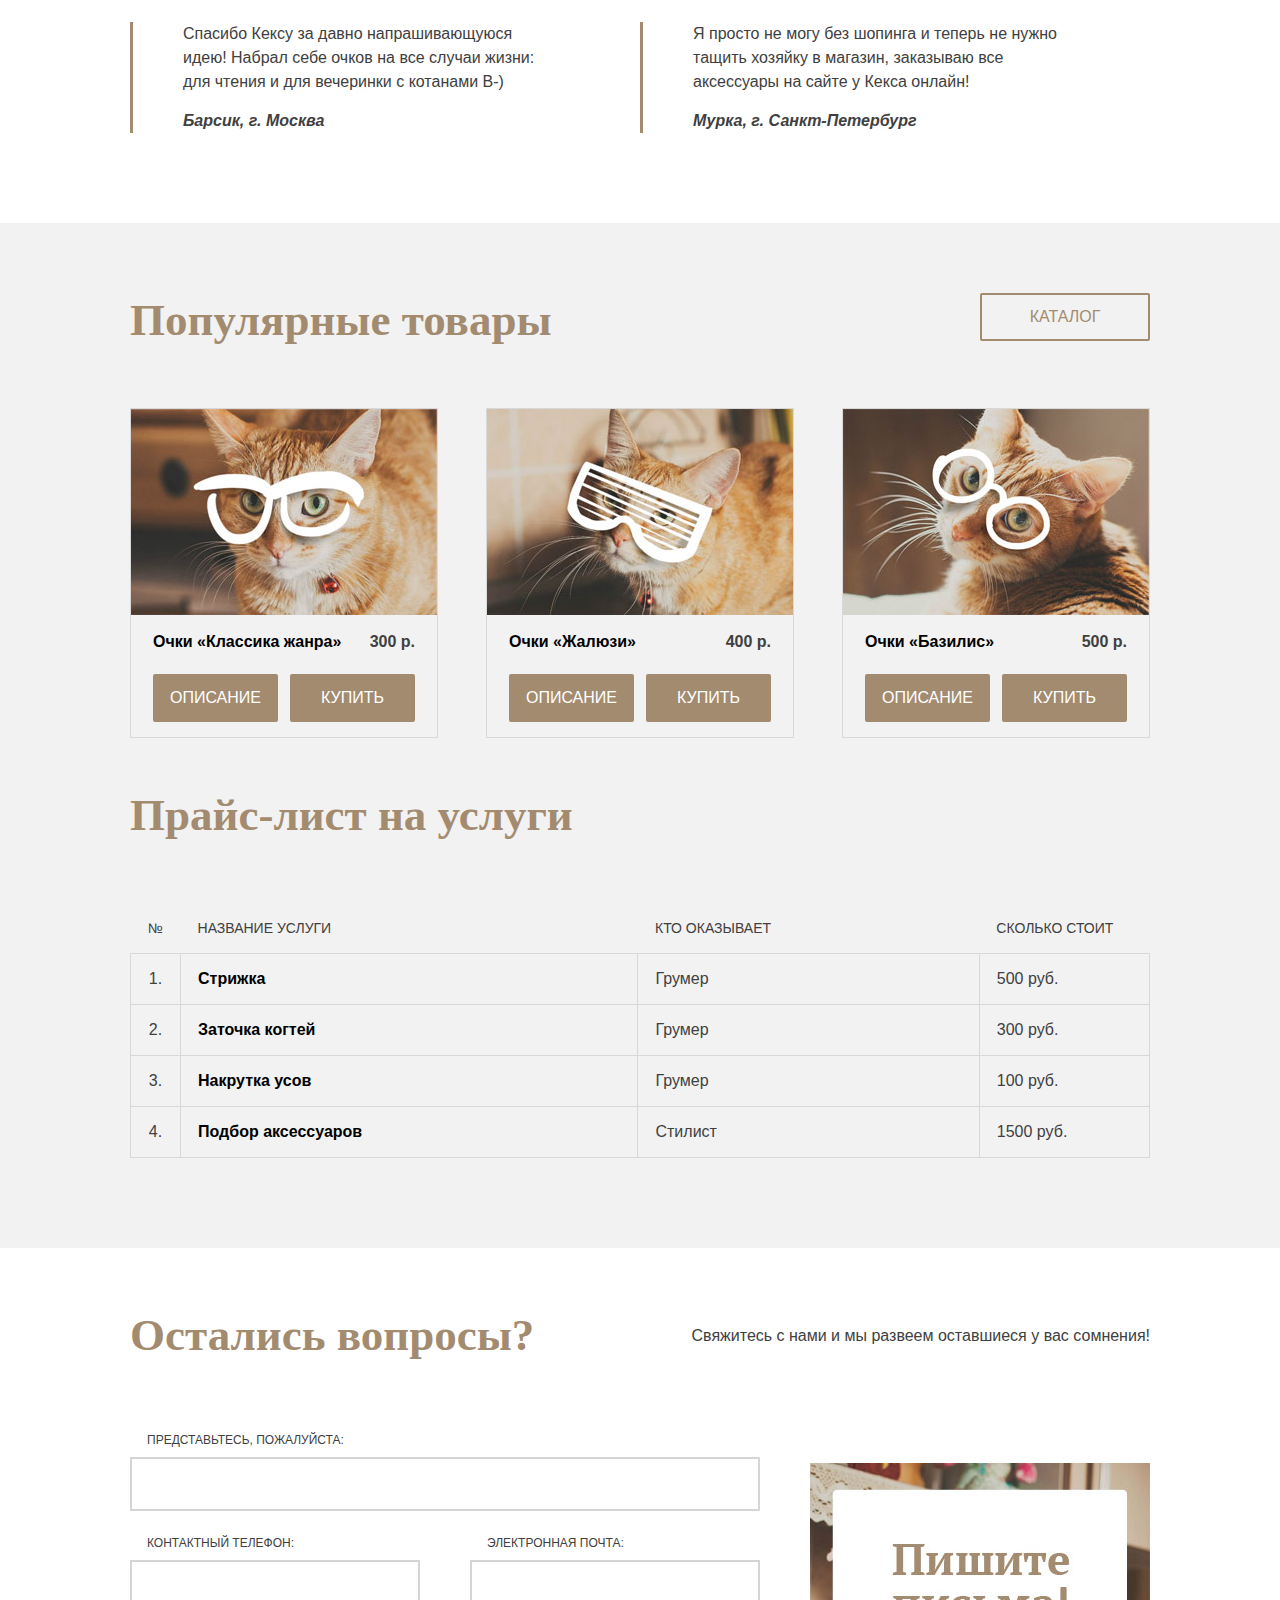
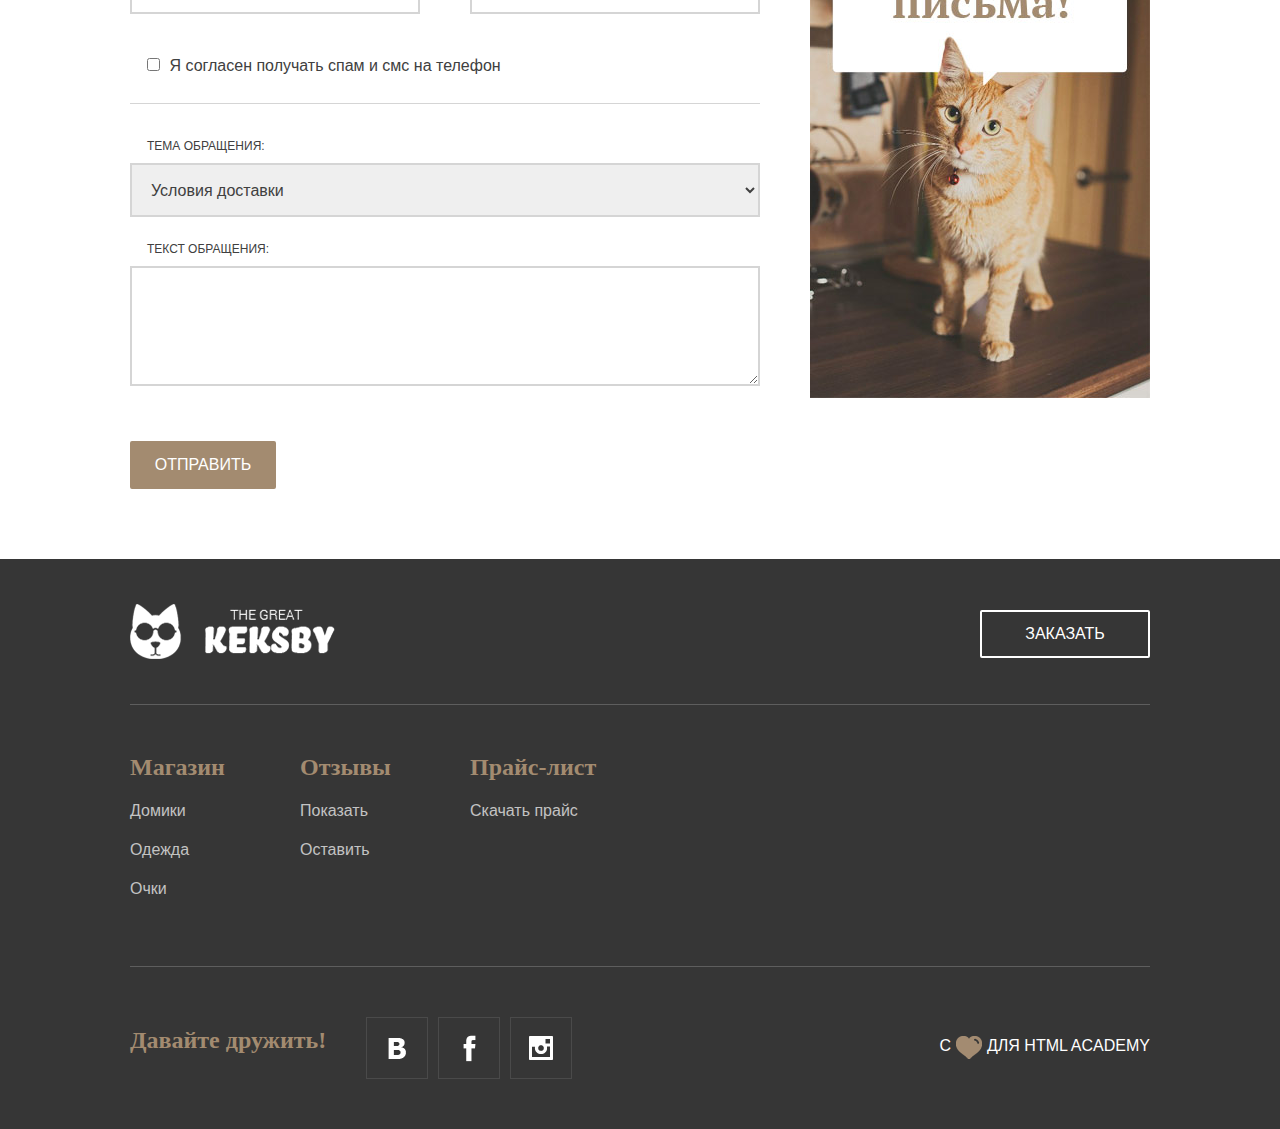
<file: keksby-11-part/index.html>
<!DOCTYPE HTML>
<html lang="ru">
  <head>
    <meta charset="utf-8">
    <title>The Great Keksby</title>
    <link rel="stylesheet" href="css/style.css">
  </head>
  <body>
    <div class="page-header">
      <div class="container">
        <div class="header-top clearfix">
          <div class="header-logo">
            <img src="img/logo.png" alt="The Great Keksby" width="205" height="55">
          </div>
          <ul class="main-nav clearfix">
            <li><a href="#">Магазин</a></li>
            <li><a href="#">Каталог</a></li>
            <li><a href="#">Отзывы</a></li>
          </ul>
          <a class="btn btn-quick-order" href="#">Заказать</a>
        </div>
        <div class="promo">
          <a href="#">Аксессуары для котов<br> Коллекция FW15</a>
        </div>
      </div>
    </div>


    <div class="features">
      <div class="container">
        <ul class="clearfix">
          <li class="feature-item feature-choice">
            <h2 class="feature-title">Выбор</h2>
            <p>Ваш питомец оценит широту нашего ассортимента аксессуаров.</p>
          </li>
          <li class="feature-item feature-quality">
            <h2 class="feature-title">Качество</h2>
            <p>Наши товары не сломаются на второй день. Только на третий.</p>
          </li>
          <li class="feature-item feature-safety">
            <h2 class="feature-title">Безопасность</h2>
            <p>Все изготовлено из натуральных материалов, безопасных для котов.</p>
          </li>
        </ul>
      </div>
    </div>


    <div class="cat-reference">
      <div class="container">
        <h2 class="section-title">Немного теории</h2>
        <a class="btn to-full-reference" href="#" title="Открыть справочник">Справочник</a>
        <dl>
          <div class="theory-container">
            <dt class="reference-title">
              Окрас кошек и котов
              <i class="reference-source">источник: <a target="_blank" href="https://ru.wikipedia.org">wikipedia</a></i>
            </dt>
            <dd>
              <img src="img/article-1.jpg" alt="Окрас кошек и котов" width="100" height="100">
              <p>Окрас шерсти, кожи и глаз кошки обусловлен присутствием в них пигмента меланина. Меланин находится в теле волоса в виде микроскопических гранул, которые различаются по форме, размеру и количеству, что и вызывает различия в окрасе.</p>
            </dd>
          </div>
          <div class="theory-container">
            <dt class="reference-title">
              Кошкин дом
              <i class="reference-source">источник: <a target="_blank" href="http://kotmur.spb.ru">kotmur.spb.ru</a></i>
            </dt>
            <dd>
              <img src="img/article-2.jpg" alt="Кошкин дом" width="100" height="100">
              <p>Нужен ли кошке Кошкин дом? Свой отдельный, обособленный от пространства городской квартиры Кошкин дом? Да, нужен! Нужен особый Кошкин дом, обустроенный по ее вкусу с лесенкой, с когтеточкой, с замкнутым, своим, отдельным уголком в ее, кошкином, доме.</p>
            </dd>
          </div>
        </dl>
      </div>
    </div>


    <div class="reviews">
      <div class="container">
        <h2 class="section-title">Довольные коты</h2>
        <a class="btn to-all-reviews" href="#" title="Посмотреть все отзывы">Все отзывы</a>
        <div class="reviews-list clearfix">
          <blockquote class="review-item">
            <p>Спасибо Кексу за давно напрашивающуюся идею! Набрал себе очков на все случаи жизни: для чтения и для вечеринки с котанами B-)</p>
            <cite class="review-author">Барсик, г. Москва</cite>
          </blockquote>
          <blockquote class="review-item">
            <p>Я просто не могу без шопинга и теперь не нужно тащить хозяйку в магазин, заказываю все аксессуары на сайте у Кекса онлайн!</p>
            <cite class="review-author">Мурка, г. Санкт-Петербург</cite>
          </blockquote>
        </div>
      </div>
    </div>


    <div class="popular-and-price">
      <div class="container">
        <h2 class="section-title">Популярные товары</h2>
        <a class="btn to-catalog" href="#" title="Посмотреть все товары">Каталог</a>
        <div class="popular-items clearfix">
          <div class="catalog-item">
            <img src="img/glasses-1.jpg" alt="очки «Классика жанра»" width="306" height="206">
            <h3>Очки «Классика жанра»</h3>
            <b class="catalog-item-price">300 р.</b>
            <a class="btn btn-info" href="#">Описание</a>
            <a class="btn btn-buy" href="#">Купить</a>
          </div>
          <div class="catalog-item">
            <img src="img/glasses-2.jpg" alt="очки «Жалюзи»" width="306" height="206">
            <h3>Очки «Жалюзи»</h3>
            <b class="catalog-item-price">400 р.</b>
            <a class="btn btn-info" href="#">Описание</a>
            <a class="btn btn-buy" href="#">Купить</a>
          </div>
          <div class="catalog-item">
            <img src="img/glasses-3.jpg" alt="очки «Базилис»" width="306" height="206">
            <h3>Очки «Базилис»</h3>
            <b class="catalog-item-price">500 р.</b>
            <a class="btn btn-info" href="#">Описание</a>
            <a class="btn btn-buy" href="#">Купить</a>
          </div>
        </div>

        <h2 class="section-title">Прайс-лист на услуги</h2>
        <table class="price-list">
          <tr>
            <th class="price-number">№</th>
            <th>Название услуги</th>
            <th>Кто оказывает</th>
            <th>Сколько стоит</th>
          </tr>
          <tr>
            <td class="price-number">1.</td>
            <td class="price-name">Стрижка</td>
            <td class="price-master">Грумер</td>
            <td class="price-cost">500 руб.</td>
          </tr>
          <tr>
            <td class="price-number">2.</td>
            <td class="price-name">Заточка когтей</td>
            <td class="price-master">Грумер</td>
            <td class="price-cost">300 руб.</td>
          </tr>
          <tr>
            <td class="price-number">3.</td>
            <td class="price-name">Накрутка усов</td>
            <td class="price-master">Грумер</td>
            <td class="price-cost">100 руб.</td>
          </tr>
          <tr>
            <td class="price-number">4.</td>
            <td class="price-name">Подбор аксессуаров</td>
            <td class="price-master">Стилист</td>
            <td class="price-cost">1500 руб.</td>
          </tr>
        </table>
      </div>
    </div>


    <div class="feedback">
      <div class="container">
        <h2 class="section-title">Остались вопросы?</h2>
        <p class="feedback-tip">Свяжитесь с нами и мы развеем оставшиеся у вас сомнения!</p>
        <form class="feedback-form" action="/keksby-mail" method="post">
          <div class="feedback-form-group">
            <label for="fullname">Представьтесь, пожалуйста:</label>
            <input type="text" name="fullname" id="fullname">
          </div>
          <div class="clearfix">
            <div class="feedback-form-group feedback-form-group-left-part">
              <label for="phone">Контактный телефон:</label>
              <input type="text" name="phone" id="phone">
            </div>
            <div class="feedback-form-group feedback-form-group-right-part">
              <label for="email">Электронная почта:</label>
              <input type="text" name="email" id="email">
            </div>
          </div>
          <div class="checkbox-area">
            <label>
              <input type="checkbox" name="subscription">
              Я согласен получать спам и смс на телефон
            </label>
          </div>
          <div class="feedback-form-group">
            <label for="topic">Тема обращения:</label>
            <select name="topic" id="topic">
              <option value="1">Условия доставки</option>
              <option value="2">Возврат товара</option>
              <option value="3">Жалоба в Роспотребнадзор</option>
            </select>
          </div>
          <div class="feedback-form-group">
            <label for="message">Текст обращения:</label>
            <textarea name="message" id="message"></textarea>
          </div>
          <input class="btn" type="submit" value="Отправить">
        </form>
      </div>
    </div>


    <div class="page-footer">
      <div class="container">
        <div class="footer-top clearfix">
          <div class="footer-logo">
            <img src="img/logo.png" alt="The Great Keksby" width="205" height="55">
          </div>
          <a class="btn btn-quick-order" href="#">Заказать</a>
        </div>

        <div class="footer-middle clearfix">
          <div class="footer-menu">
            <h3>Магазин</h3>
            <ul>
              <li><a href="#">Домики</a></li>
              <li><a href="#">Одежда</a></li>
              <li><a href="#">Очки</a></li>
            </ul>
          </div>
          <div class="footer-menu">
            <h3>Отзывы</h3>
            <ul>
              <li><a href="#">Показать</a></li>
              <li><a href="#">Оставить</a></li>
            </ul>
          </div>
          <div class="footer-menu">
            <h3>Прайс-лист</h3>
            <ul>
              <li><a href="#">Скачать прайс</a></li>
            </ul>
          </div>
        </div>

        <div class="footer-bottom clearfix">
          <div class="footer-social">
            <b>Давайте дружить!</b>
            <a class="social-btn social-btn-vk" href="https://vk.com/htmlacademy">Вконтакте</a>
            <a class="social-btn social-btn-fb" href="https://facebook.com/htmlacademy">Фейсбук</a>
            <a class="social-btn social-btn-in" href="https://instagram.com/htmlacademy">Инстаграм</a>
          </div>
          <div class="footer-copyright">
            С <span class="heart">любовью</span> для <a href="https://htmlacademy.ru">HTML Academy</a>
          </div>
        </div>
      </div>
    </div>

  </body>
</html>
</file>
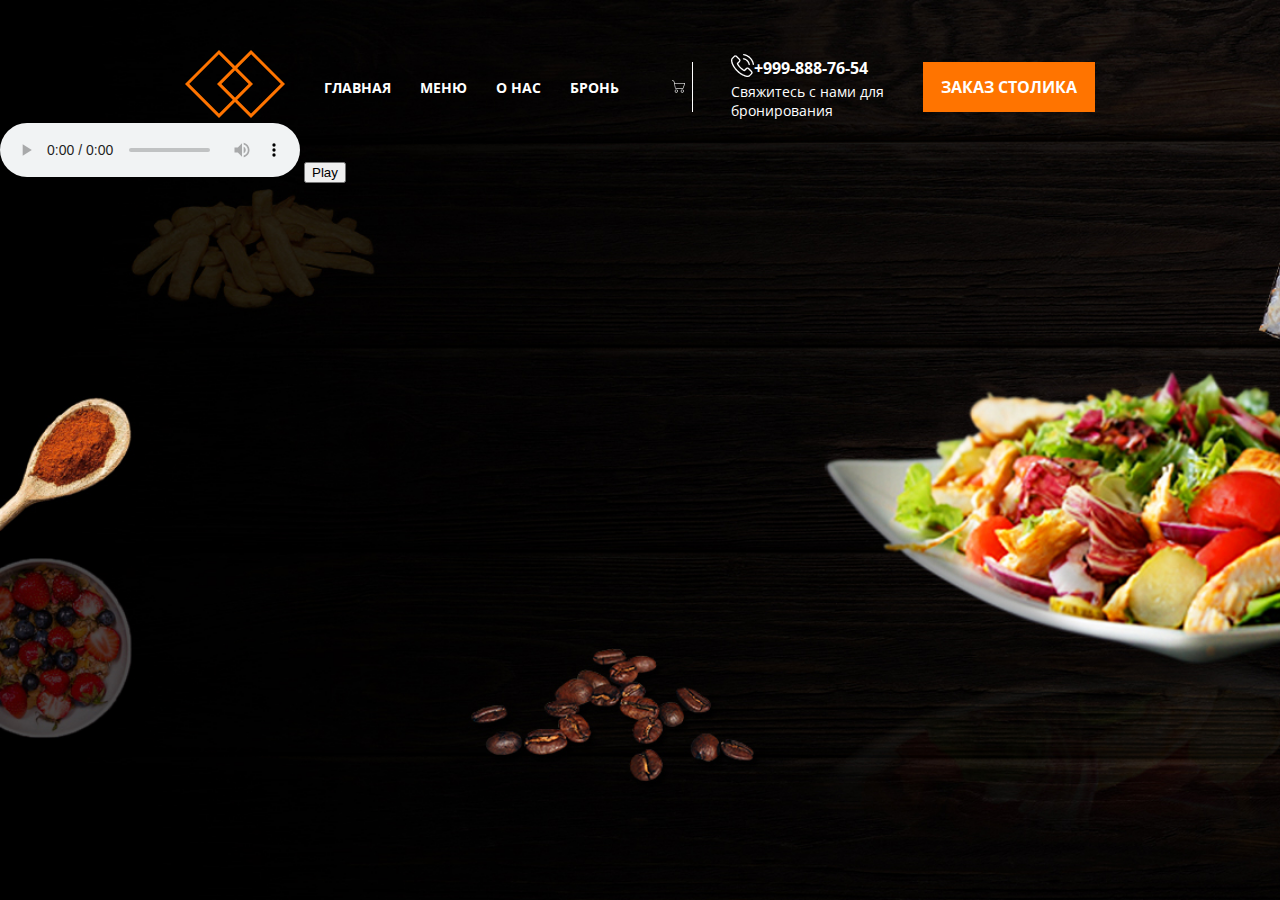
<file: restoran1/index.html>
<!DOCTYPE html>
<html lang="en">
<head>
    <meta charset="UTF-8">
    <link rel='stylesheet' href='style.css'>
    <link rel="preconnect" href="https://fonts.googleapis.com">
    <link rel="preconnect" href="https://fonts.gstatic.com" crossorigin>
    <link href="https://fonts.googleapis.com/css2?family=Open+Sans:wght@300;400;500;600;700;800&display=swap" rel="stylesheet">
    <title>Ресторан</title>
</head>
<body>

<div class='header'>
    <div class='container'>
        <div class='header-line'>
            <div class='header-logo'>
                <img src="logo.png" alt="">
            </div>

            <div class='nav'>
                <a class='nav-item' href="@">ГЛАВНАЯ</a>
                <a class='nav-item' href="@">МЕНЮ</a>
                <a class='nav-item' href="@">О НАС</a>
                <a class='nav-item' href="@">БРОНЬ</a>
            </div>

            <div class='cart'>
                <a href="#">
                    <img class='cart-img' src="cart.png" alt="">
                </a>
            </div>

            <div class='phone'>
                <div class='phone-holder'>
                    <div class='phone-img'>
                        <img src="phone.png" alt="">
                    </div>

                    <div class='number'><a class='num' href='#'>+999-888-76-54</a></div>
                </div>

                <div class='phone-text'>
                    Свяжитесь с нами для <br> бронирования
                </div>
            </div>

            <div class='btn'>
                <a class='button' href='#'>ЗАКАЗ СТОЛИКА</a>
            </div>
        </div>
    </div>

    <audio id='audio' autoplay="autoplay" src="https://catter.ru/music.mp3" controls></audio>



     <button type='button' id='btnka'>Play</button>
<script src='app.js'>

</script>
</div>

</body>
</html>
</file>
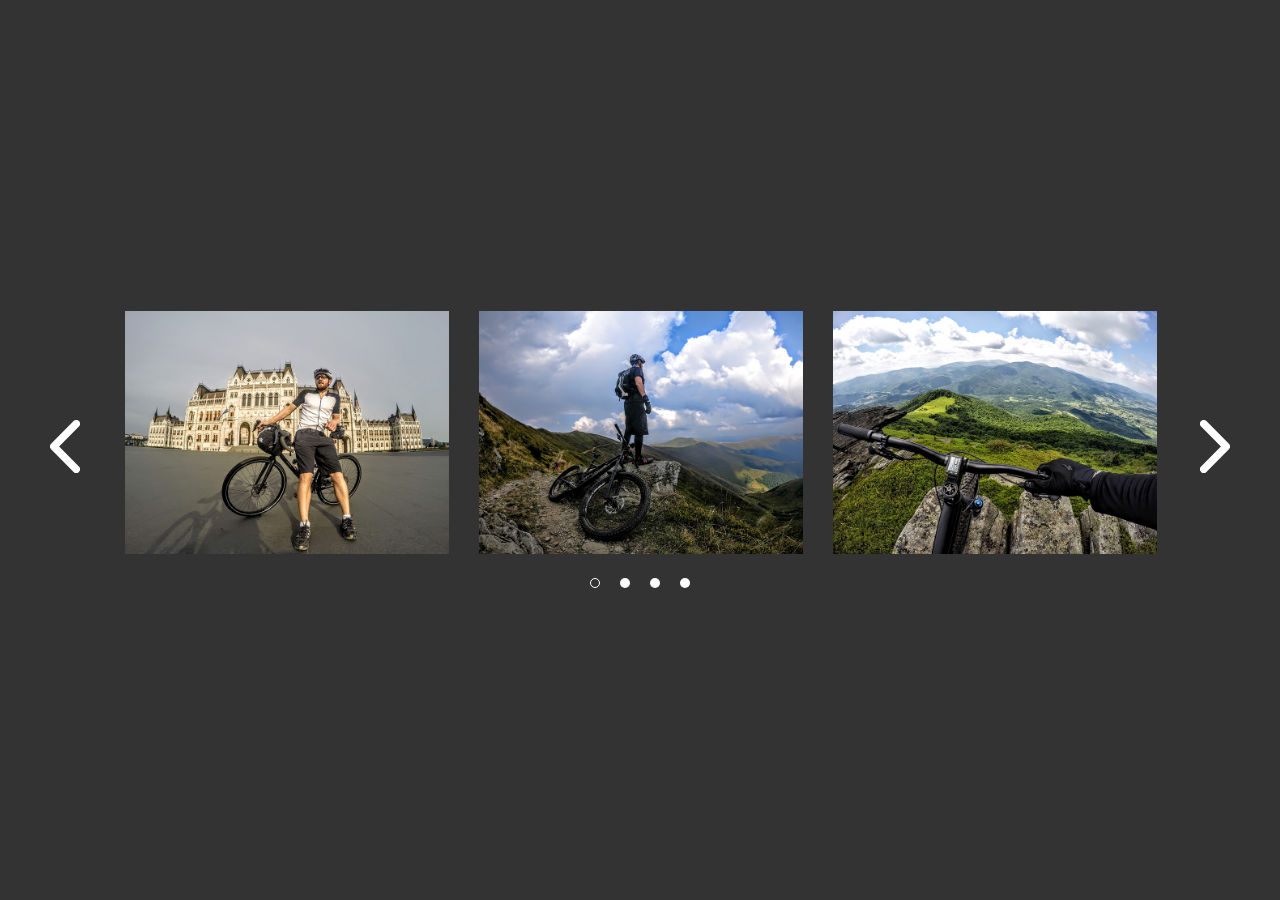
<file: slick/index.html>
<!-- Сообщаем браузеру как стоит обрабатывать эту страницу -->
<!DOCTYPE html>
<!-- Оболочка документа, указываем язык содержимого -->
<html lang="ru">
	<!-- Заголовок страницы, контейнер для других важных данных (не отображается) -->
	<head>
		<!-- Заголовок страницы в браузере -->
		<title>Slick слайдер</title>
		<!-- Подключаем CSS -->
		<link rel="stylesheet" href="css/style.css">
		<!-- Кодировка страницы -->
		<meta charset="UTF-8">
		<!-- Адаптив -->
		<meta name="viewport" content="width=device-width">
	</head>
	<!-- Отображаемое тело страницы -->
	<body>
		<!-- Оболочка для демонстрации -->
		<div class="wrapper">
			<!-- Контент -->

			<div class="slider">
				<div class="slider__item filter">
					<img src="img/slides/big/02.jpg" alt="">
				</div>
				<div class="slider__item">
					<img src="img/slides/big/03.jpg" alt="">
				</div>
				<div class="slider__item filter">
					<img src="img/slides/big/04.jpg" alt="">
				</div>
				<div class="slider__item">
					<img src="img/slides/big/05.jpg" alt="">
				</div>
			</div>
			
			<!-- Подключаем jQuery -->
			<script src="https://code.jquery.com/jquery-3.4.1.min.js"></script>
			<!-- Подключаем слайдер Slick -->
			<script src="js/slick.min.js"></script>
			<!-- Подключаем файл скриптов -->
			<script src="js/script.js"></script>
		</div>
	</body>
</html>
</file>
<file: form/style.css>
* {
    margin: 0;
    padding: 0;
    box-sizing: border-box;
}
body {
    font-family: 'Montserrat', sans-serif;
}
input {
    height: 45px;
    width: 100%;
    color: #3B5983;
    font-size: 14px;
    line-height: 16px;
    border: 2px solid #E9F2FF;
    border-radius: 5px;
    padding-left: 25px;
}
input:focus {
    outline: none;
    border: 2px solid #C1D9FD;
}
input:valid {
    border-color: greenyellow;
}
input:invalid {
    border-color: orange;
}
input:not(:focus):invalid {
    border-color: #C1D9FD;
}
main {
    background: #F1F5FE;
    height: 100vh;
    display: flex;
    flex-direction: column;
    justify-content: center;
    align-items: center;
}
.circle {
    position: absolute;
    z-index: 1;
    width: 2534px;
    height: 2534px;
    border-radius: 50%;
    background: #F7FAFF;
    box-shadow: 0px 4px 70px 6px rgba(217, 229, 255, 0.25);
    animation-name: fadeCircle;
    animation-duration: .7s;
    animation-timing-function: ease-in-out;
    animation-delay: .3s;
    animation-iteration-count: 1;
    animation-fill-mode: forwards;
}
@keyframes fadeCircle {
    0% {
        width: 2534px;
        height: 2534px;
    }
    25% {
        width: 2000px;
        height: 2000px;
    }
    50% {
        width: 1500px;
        height: 1500px;
    }
    75% {
        width: 1000px;
        height: 1000px;
    }
    100% {
        width: 534px;
        height: 534px;
    }
}
.register-form-container {
    opacity: 0;
    position: relative;
    z-index: 2;
    max-width: 415px;
    width: 100%;
    background: #FFFFFF;
    box-shadow: 0px 6px 50px rgba(217, 229, 255, 0.7);
    border-radius: 20px;
    padding-left: 30px;
    padding-right: 30px;
    padding-top: 38px;
    padding-bottom: 38px;
    animation-name: fadeForm;
    animation-duration: .7s;
    animation-timing-function: ease-in-out;
    animation-delay: 1.4s;
    animation-iteration-count: 1;
    animation-fill-mode: forwards;
}
@keyframes fadeForm {
    0% {
        opacity: 0;
    }
    25% {
        opacity: .25;
    }
    50% {
        opacity: .5;
    }
    75% {
        opacity: .75;
    }
    100% {
        opacity: 1;
    }
}
.form-title {
    color: #30507D;
    font-weight: 600;
    font-size: 20px;
    line-height: 23px;
    margin-bottom: 38px;
    text-align: center;
}
.form-title1 {
    color: #30507D;
    font-weight: 390;
    font-size: 20px;
    line-height: 23px;
    margin-bottom: 38px;
    text-align: center;
}
.form-field {
    margin-bottom: 13px;
}
.button {
    width: 100%;
    font-weight: bold;
    font-size: 14px;
    display:block;
    height: 45px;
    background: #247FFF;
    border-radius: 5px;
    color:#fff;
    text-transform: uppercase;
    text-align: center;
    line-height: 45px;
    cursor: pointer;
    border: none;
}
.button:hover {
    background-color: #0D6CF2;
}
a.button {
    text-decoration: none;
}
.button-google {
    color:#C6CFDC;
    background: #F2F6FF;
}
.button-google:hover {
    background: #E2E6F0;
    color: #fff;
}
.divider {
    font-weight: 500;
    font-size: 12px;
    line-height: 14px;
    color: #405D87;
    text-align: center;
    padding-top: 25px;
    padding-bottom: 25px;
}
</file>
<file: keksby-11-part/css/style.css>
body {
  min-width: 1040px;
  margin: 0;
  padding: 0;
  font-size: 16px;
  line-height: 24px;
  font-family: "Arial", sans-serif;
  color: #404040;
  background-color: white;
}

.container {
  width: 1020px;
  margin: 0 auto;
}

.clearfix::after {
  content: "";
  display: table;
  clear: both;
}

.page-header {
  min-height: 490px;
  padding-top: 35px;
  background-image: url("../img/header-bg.jpg");
  background-repeat: no-repeat;
  background-position: center;
  background-size: cover;
}

.page-header,
.page-footer {
  color: #c3c3c3;
  background-color: #363636;
}

.header-top {
  margin-bottom: 125px;
}

.header-logo {
  float: left;
  width: 205px;
  height: 55px;
}

.header-logo img {
  width: 205px;
  height: 55px;
}

.main-nav {
  float: left;
  width: 520px;
  margin: 0;
  margin-top: 18px;
  margin-left: 125px;
  padding: 0;
  list-style: none;
}

.main-nav li {
  float: left;
  margin-right: 50px;
  text-transform: uppercase;
}

.main-nav li:last-child {
  margin-right: 0;
}

.main-nav a {
  color: #ffffff;
  text-decoration: none;
}

.main-nav a:hover {
  text-decoration: underline;
}

.main-nav a:active {
  color: rgba(255, 255, 255, 0.3);
}

.btn {
  display: inline-block;
  width: 146px;
  padding: 10px;
  font: inherit;
  vertical-align: top;
  text-align: center;
  color: #a38b70;
  text-transform: uppercase;
  text-decoration: none;
  word-wrap: break-word;
  border: 2px solid #a38b70;
  border-radius: 2px;
}

.btn:hover {
  color: #8d745a;
  border-color: #8d745a;
}

.btn:active {
  color: rgba(141, 116, 90, 0.3);
  border-color: #8d745a;
}

.btn-quick-order {
  float: right;
  margin-top: 6px;
  color: #ffffff;
  border-color: #ffffff;
}

.btn-quick-order:hover {
  color: #404040;
  background-color: #ffffff;
  border-color: #ffffff;
}

.btn-quick-order:active {
  color: rgba(64, 64, 64, 0.3);
  background-color: #ffffff;
  border-color: #ffffff;
}

.promo {
  font-weight: bold;
  font-size: 45px;
  line-height: 55px;
  font-family: "Georgia", serif;
  text-align: center;
}

.promo a {
  color: #ffffff;
  text-decoration: none;
}

.features {
  padding-top: 50px;
  padding-bottom: 55px;
}

.features ul {
  margin: 0;
  padding: 0;
  list-style: none;
}

.feature-item {
  position: relative;
  float: left;
  width: 279px;
  padding-top: 90px;
  padding-right: 30px;
  padding-left: 30px;
  text-align: center;
  border-left: 1px solid #d9d9d9;
}

.feature-item:first-child {
  border-left-color: transparent;
}

.feature-item::before {
  content: "";
  position: absolute;
  top: 0;
  left: 137px;
  width: 65px;
  height: 65px;
  background-image: url("../img/sprite.png");
  background-repeat: no-repeat;
}

.feature-choice::before {
  background-position: -5px -5px;
}

.feature-quality::before {
  background-position: -5px -76px;
}

.feature-safety::before {
  background-position: 1px -143px;
}

.feature-title {
  margin: 0;
  margin-bottom: 20px;
  font-weight: bold;
  font-size: 30px;
  line-height: 30px;
  font-family: "Georgia", serif;
  color: #a38b70;
}

.feature-item p {
  margin: 0;
}

.cat-reference {
  padding-top: 70px;
  padding-bottom: 90px;
  background-color: #f2f2f2;
}

.cat-reference .container {
  position: relative;
}

.section-title {
  margin: 0;
  margin-right: 180px;
  margin-bottom: 60px;
  font-weight: bold;
  font-size: 45px;
  line-height: 55px;
  font-family: "Georgia", serif;
  color: #a38b70;
}

.to-full-reference {
  position: absolute;
  top: 5px;
  right: 0;
}

.cat-reference dl {
  width: 830px;
  margin: 0;
  padding: 0;
}

.cat-reference dt {
  margin: 0;
  margin-bottom: 10px;
}

.cat-reference dd {
  position: relative;
  min-height: 100px;
  margin: 0;
  padding-left: 130px;
}

.cat-reference dd img {
  position: absolute;
  top: 0;
  left: 0;
  width: 100px;
  height: 100px;
  border-radius: 5px;
}

.cat-reference dd p {
  margin: 0;
}

.theory-container:first-child {
  margin-bottom: 70px;
}

.reference-title {
  font-weight: bold;
  font-size: 24px;
}

.reference-source {
  font-weight: normal;
  font-size: 16px;
  color: #666666;
  font-style: italic;
}

.reference-source a {
  position: relative;
  color: #a38b70;
}

.reference-source a:hover {
  color: #8d745a;
}

.reference-source a:active {
  color: rgba(141, 116, 90, 0.3);
}

.reference-source a::after {
  content: "";
  position: absolute;
  top: 0;
  right: -10px;
  width: 8px;
  height: 8px;
  background: url("../img/sprite.png") no-repeat -5px -210px;
}

.reviews {
  padding-top: 70px;
  padding-bottom: 90px;
}

.reviews .container {
  position: relative;
}

.to-all-reviews {
  position: absolute;
  top: 0;
  right: 0;
}

.review-item {
  float: left;
  width: 377px;
  margin: 0;
  margin-right: 80px;
  padding: 0;
  padding-left: 50px;
  border-left: 3px solid #a38b70;
}

.review-item p {
  margin: 0;
  margin-bottom: 15px;
}

.review-author {
  font-weight: bold;
  font-style: italic;
}

.popular-and-price {
  padding-top: 70px;
  padding-bottom: 90px;
  background-color: #f2f2f2;
}

.popular-and-price .container {
  position: relative;
}

.popular-items {
  margin-bottom: 50px;
}

.to-catalog {
  position: absolute;
  top: 0;
  right: 0;
}

.catalog-item {
  position: relative;
  float: left;
  width: 262px;
  margin-right: 48px;
  padding: 15px 22px;
  padding-top: 221px;

  border: 1px solid #d8d8d8;
}

.catalog-item:last-child {
  margin-right: 0;
}

.catalog-item img {
  position: absolute;
  top: 0;
  left: 0;
  width: 306px;
  height: 206px;
}

.catalog-item h3 {
  float: left;
  max-width: 205px;
  margin: 0;
  margin-bottom: 20px;
  font-size: 16px;
  color: #000000;
}

.catalog-item-price {
  float: right;
  max-width: 55px;
  margin-bottom: 20px;
}

.catalog-item .btn {
  width: 101px;
  color: #ffffff;
  background-color: #a38b70;
}

.catalog-item .btn:hover {
  background-color: #8d745a;
}

.catalog-item .btn:active {
  color: rgba(255, 255, 255, 0.3);
}

.catalog-item .btn-info {
  float: left;
  clear: left;
}

.catalog-item .btn-buy {
  float: right;
}

.price-list {
  width: 100%;
  border-collapse: collapse;
  line-height: 30px;
}

.price-list th {
  font-weight: normal;
  font-size: 14px;
  text-align: left;
  text-transform: uppercase;
}

.price-list td {
  border: 1px solid #d8d8d8;
}

.price-list th,
.price-list td {
  padding: 10px 17px;
}

.price-list .price-number {
  width: 15px;
  text-align: center;
}

.price-list .price-name {
  width: 422px;
  font-weight: bold;
  color: #000000;
}

.price-list .price-master {
  width: 306px;
}

.price-list .price-cost {
  width: 135px;
}

.feedback {
  padding-top: 60px;
  padding-bottom: 70px;
}

.feedback .container {
  position: relative;
}

.feedback .section-title {
  max-width: 500px;
}

.feedback-tip {
  position: absolute;
  top: 0;
  right: 0;
  max-width: 500px;
}

.feedback-form {
  width: 630px;
  padding-right: 390px;
  background-image: url("../img/write.jpg");
  background-repeat: no-repeat;
  background-position: 100% 40px;
}

.feedback-form-group {
  margin-bottom: 15px;
}

.feedback-form-group-left-part {
  float: left;
}

.feedback-form-group-right-part {
  float: right;
}

.feedback-form-group-left-part,
.feedback-form-group-right-part {
  width: 290px;
}

.feedback-form-group label {
  display: inline-block;
  padding: 5px 0;
  padding-left: 17px;
  font-size: 12px;
  text-transform: uppercase;
}

.feedback-form input[type="text"],
.feedback-form select,
.feedback-form textarea {
  box-sizing: border-box;
  width: 100%;
  height: 54px;
  padding: 9px 15px;
  font: inherit;
  color: inherit;
  border: 2px solid #d5d5d5;
}

.feedback-form input[type="text"]:hover,
.feedback-form select:hover,
.feedback-form textarea:hover {
  border-color: #bebebe;
}

.feedback-form input[type="text"]:focus,
.feedback-form select:focus,
.feedback-form textarea:focus {
  border-color: #8d745a;
}

.feedback-form textarea {
  display: block;
  min-height: 120px;
}

.checkbox-area {
  margin-bottom: 25px;
  padding-top: 25px;
  padding-bottom: 25px;
  padding-left: 17px;
  border-bottom: 1px solid #d5d5d5;
}

.checkbox-area input[type="checkbox"] {
  margin: 0;
  margin-right: 5px;
}

.feedback-form .btn {
  margin-top: 40px;
  color: #ffffff;
  background-color: #a38b70;
}

.feedback-form .btn:hover {
  background-color: #8d745a;
}

.feedback-form .btn:active {
  color: rgba(255, 255, 255, 0.3);
}

.page-footer {
  padding-top: 45px;
  padding-bottom: 50px;
}

.footer-top {
  margin-bottom: 45px;
}

.footer-logo {
  float: left;
  width: 205px;
  height: 55px;
}

.footer-logo img {
  width: 205px;
  height: 55px;
}

.footer-middle {
  margin-bottom: 50px;
  padding-top: 50px;
}

.footer-middle,
.footer-bottom {
  border-top: 1px solid #5e5e5e;
}

.footer-menu {
  float: left;
  width: 150px;
  margin-right: 20px;
}

.footer-menu h3 {
  margin: 0;
  margin-bottom: 20px;
  font-weight: bold;
  font-size: 24px;
  font-family: "Georgia", serif;
  color: #a38b70;
}

.footer-menu ul {
  margin: 0;
  padding: 0;
  list-style: none;
}

.footer-menu li {
  margin-bottom: 15px;
}

.footer-menu a {
  color: #c3c3c3;
  text-decoration: none;
}

.footer-menu a:hover {
  color: #ffffff;
}

.footer-menu a:active {
  color: rgba(255, 255, 255, 0.3);
}

.footer-bottom {
  padding-top: 50px;
}

.footer-social {
  float: left;
  width: 490px;
  font-size: 0;
}

.footer-social b {
  margin-right: 40px;
  font-weight: bold;
  font-size: 24px;
  font-family: "Georgia", serif;
  color: #a38b70;
}

.social-btn {
  display: inline-block;
  width: 60px;
  height: 60px;
  margin-right: 10px;
  vertical-align: middle;
  color: #ffffff;
  background-image: url("../img/sprite.png");
  background-repeat: no-repeat;
  border: 1px solid rgba(255, 255, 255, 0.1);
}

.social-btn:hover {
  border-color: rgba(255, 255, 255, 0.3);
}

.social-btn:active {
  border-color: #ffffff;
  opacity: 0.1;
}

.social-btn-vk {
  background-position: 16px -238px;
}

.social-btn-fb {
  background-position: 19px -297px;
}

.social-btn-in {
  background-position: 13px -358px;
}

.footer-copyright {
  float: right;
  width: 236px;
  margin-top: 17px;
  text-align: right;
  color: #ffffff;
  text-transform: uppercase;
}

.footer-copyright .heart {
  display: inline-block;
  width: 27px;
  height: 24px;
  font-size: 0;
  vertical-align: middle;
  background-image: url("../img/sprite.png");
  background-repeat: no-repeat;
  background-position: -5px -419px;
}

.footer-copyright a {
  color: #ffffff;
  text-decoration: none;
}

.footer-copyright a:hover {
  text-decoration: underline;
}

.footer-copyright a:active {
  color: rgba(255, 255, 255, 0.3);
}
</file>
<file: restoran1/style.css>
body {
    margin: 0;
    font-family: 'Open Sans', sans-serif;
}

.container {
    margin: 0px 166px;
}

.header {
    background-image: url(bg.jpg);
    height: 100vh;
    background-repeat: no-repeat;
    background-size: cover;
}


.header-line {
    padding-top: 50px;
    display: flex;
    align-items: center;
    justify-content: space-around;
}

.nav-item {
    color: #fff;
    text-decoration: none;
    font-weight: 700;
    font-size: 14px;

    margin-right: 25px;

    transition: color 0.3s linear;
}

.nav-item:hover {
    color: #d81d1d;
}


.cart {
    position: relative;

    border-right: 1px solid #FFFFFF;
    padding-right: 10px;
    height: 50px;
}

.cart-img {
    position: absolute;
    top: 18px;
    right: 7px;
}

.num {
    color: #fff;
    text-decoration: none;
    font-weight: 700;

    transition: color 0.3s linear;
}

.num:hover {
    color: #d81d1d;
}

.phone-text {
    font-size: 14px;
    font-weight: 400;
    color: #fff;
}

.phone-holder {
    display: flex;
    align-items: center;
}

.button {
    background-color: #FF7400;
    color: #fff;
    text-decoration: none;
    padding: 14px 18px;
    font-weight: 700;

    transition: background-color 0.2s linear;
}

.button:hover {
    background-color: #894b17;
}
</file>
<file: slick/css/style.css>
/*Обнуление*/
*,*:before,*:after{
	padding: 0;
	margin: 0;
	border: 0;
	box-sizing: border-box;
}
/*Стили для демонстрации*/
html,body{
	height: 100%;
	background-color: #333;
	font-family: Arial, "Helvetica Neue", Helvetica, sans-serif;
	color: #fff;
	font-size: 25px;
}
.wrapper{
	height: 100%;
	padding: 50px;
	display: flex;
	justify-content:center;
	align-items: center;
}

@media (max-width:767px){
	.wrapper{padding: 50px 10px;}
}

/* Основные стили */

/* Слайдер */
.slick-slider{
	min-width: 0;
}
/* Ограничивающая оболочка */
.slick-list {
	overflow: hidden;
}
/* Лента слайдов */
.slick-track{
	display: flex;
	align-items: flex-start;
}

/* Слайд */
.slick-slide{}
/* Слайд активный */
.slick-slide.slick-active{}
/* Слайд основной */
.slick-slide.slick-current{}
/* Слайд по центру */
.slick-slide.slick-center{}

/* Стрелка */
.slick-arrow{}
/* Стрелка влево */
.slick-arrow.slick-prev{}
/* Стрелка вправо */
.slick-arrow.slick-next{}
/* Стрелка не активная */
.slick-arrow.slick-disabled{}

/* Точки */
.slick-dots{}
.slick-dots li{}
.slick-dots button{}

/* Конкретный слайдер */
.slider {
	position: relative;
	padding: 0px 60px;
}

@media (max-width:767px){
	.slider {
		padding: 0px 40px;
	}
}

.slider .slick-arrow{
	position: absolute;
	top: 50%;
	margin: -30px 0px 0px 0px;
	z-index: 10;
	font-size: 0;
	width: 30px;
	height: 60px;
}
.slider .slick-arrow.slick-prev{
	left: 0;
	background: url('../img/sl-arrow_l.svg') 0 0 / 100% no-repeat;
}
.slider .slick-arrow.slick-next{
	right: 0;
	background: url('../img/sl-arrow_r.svg') 0 0 / 100% no-repeat;
}
.slider .slick-arrow.slick-disabled{
	opacity: 0.2;
}

.slider .slick-dots{
	display: flex;
	align-items: center;
	justify-content: center;
}
.slider .slick-dots li{
	list-style: none;
	margin: 0px 10px;
}
.slider .slick-dots button{
	font-size: 0;
	width: 10px;
	height: 10px;
	background-color: #fff;
	border-radius: 50%;
}

.slider .slick-dots li.slick-active button{
	background-color: transparent;
	border: 1px solid #fff;
}

.slider__item {
	padding: 0px 15px;
}
.slider__item img{
	max-width: 100%;
}
.slider__item.slick-center{
	
}
</file>
<file: 1-2/css/style.css>
/* http://meyerweb.com/eric/tools/css/reset/
   v2.0-modified | 20110126
   License: none (public domain)
*/

html, body, div, span, applet, object, iframe,
h1, h2, h3, h4, h5, h6, p, blockquote, pre,
a, abbr, acronym, address, big, cite, code,
del, dfn, em, img, ins, kbd, q, s, samp,
small, strike, strong, sub, sup, tt, var,
b, u, i, center,
dl, dt, dd, ol, ul, li,
fieldset, form, label, legend,
table, caption, tbody, tfoot, thead, tr, th, td,
article, aside, canvas, details, embed,
figure, figcaption, footer, header, hgroup,
menu, nav, output, ruby, section, summary,
time, mark, audio, video {
  margin: 0;
	padding: 0;
	border: 0;
	font-size: 100%;
	font: inherit;
	vertical-align: baseline;
}

/* make sure to set some focus styles for accessibility */
:focus {
    outline: 0;
}

/* HTML5 display-role reset for older browsers */
article, aside, details, figcaption, figure,
footer, header, hgroup, menu, nav, section {
	display: block;
}

body {
	line-height: 1;
}

ol, ul {
	list-style: none;
}

blockquote, q {
	quotes: none;
}

blockquote:before, blockquote:after,
q:before, q:after {
	content: '';
	content: none;
}

table {
	border-collapse: collapse;
	border-spacing: 0;
}

input[type=search]::-webkit-search-cancel-button,
input[type=search]::-webkit-search-decoration,
input[type=search]::-webkit-search-results-button,
input[type=search]::-webkit-search-results-decoration {
    -webkit-appearance: none;
    -moz-appearance: none;
}

input[type=search] {
    -webkit-appearance: none;
    -moz-appearance: none;
    -webkit-box-sizing: content-box;
    -moz-box-sizing: content-box;
    box-sizing: content-box;
}

textarea {
    overflow: auto;
    vertical-align: top;
    resize: vertical;
}

/**
 * Correct `inline-block` display not defined in IE 6/7/8/9 and Firefox 3.
 */

audio,
canvas,
video {
    display: inline-block;
    *display: inline;
    *zoom: 1;
    max-width: 100%;
}

/**
 * Prevent modern browsers from displaying `audio` without controls.
 * Remove excess height in iOS 5 devices.
 */

audio:not([controls]) {
    display: none;
    height: 0;
}

/**
 * Address styling not present in IE 7/8/9, Firefox 3, and Safari 4.
 * Known issue: no IE 6 support.
 */

[hidden] {
    display: none;
}

/**
 * 1. Correct text resizing oddly in IE 6/7 when body `font-size` is set using
 *    `em` units.
 * 2. Prevent iOS text size adjust after orientation change, without disabling
 *    user zoom.
 */

html {
    font-size: 100%; /* 1 */
    -webkit-text-size-adjust: 100%; /* 2 */
    -ms-text-size-adjust: 100%; /* 2 */
}

/**
 * Address `outline` inconsistency between Chrome and other browsers.
 */

a:focus {
    outline: thin dotted;
}

/**
 * Improve readability when focused and also mouse hovered in all browsers.
 */

a:active,
a:hover {
    outline: 0;
}

/**
 * 1. Remove border when inside `a` element in IE 6/7/8/9 and Firefox 3.
 * 2. Improve image quality when scaled in IE 7.
 */

img {
    border: 0; /* 1 */
    -ms-interpolation-mode: bicubic; /* 2 */
}

/**
 * Address margin not present in IE 6/7/8/9, Safari 5, and Opera 11.
 */

figure {
    margin: 0;
}

/**
 * Correct margin displayed oddly in IE 6/7.
 */

form {
    margin: 0;
}

/**
 * Define consistent border, margin, and padding.
 */

fieldset {
    border: 1px solid #c0c0c0;
    margin: 0 2px;
    padding: 0.35em 0.625em 0.75em;
}

/**
 * 1. Correct color not being inherited in IE 6/7/8/9.
 * 2. Correct text not wrapping in Firefox 3.
 * 3. Correct alignment displayed oddly in IE 6/7.
 */

legend {
    border: 0; /* 1 */
    padding: 0;
    white-space: normal; /* 2 */
    *margin-left: -7px; /* 3 */
}

/**
 * 1. Correct font size not being inherited in all browsers.
 * 2. Address margins set differently in IE 6/7, Firefox 3+, Safari 5,
 *    and Chrome.
 * 3. Improve appearance and consistency in all browsers.
 */

button,
input,
select,
textarea {
    font-size: 100%; /* 1 */
    margin: 0; /* 2 */
    vertical-align: baseline; /* 3 */
    *vertical-align: middle; /* 3 */
}

/**
 * Address Firefox 3+ setting `line-height` on `input` using `!important` in
 * the UA stylesheet.
 */

button,
input {
    line-height: normal;
}

/**
 * Address inconsistent `text-transform` inheritance for `button` and `select`.
 * All other form control elements do not inherit `text-transform` values.
 * Correct `button` style inheritance in Chrome, Safari 5+, and IE 6+.
 * Correct `select` style inheritance in Firefox 4+ and Opera.
 */

button,
select {
    text-transform: none;
}

/**
 * 1. Avoid the WebKit bug in Android 4.0.* where (2) destroys native `audio`
 *    and `video` controls.
 * 2. Correct inability to style clickable `input` types in iOS.
 * 3. Improve usability and consistency of cursor style between image-type
 *    `input` and others.
 * 4. Remove inner spacing in IE 7 without affecting normal text inputs.
 *    Known issue: inner spacing remains in IE 6.
 */

button,
html input[type="button"], /* 1 */
input[type="reset"],
input[type="submit"] {
    -webkit-appearance: button; /* 2 */
    cursor: pointer; /* 3 */
    *overflow: visible;  /* 4 */
}

/**
 * Re-set default cursor for disabled elements.
 */

button[disabled],
html input[disabled] {
    cursor: default;
}

/**
 * 1. Address box sizing set to content-box in IE 8/9.
 * 2. Remove excess padding in IE 8/9.
 * 3. Remove excess padding in IE 7.
 *    Known issue: excess padding remains in IE 6.
 */

input[type="checkbox"],
input[type="radio"] {
    box-sizing: border-box; /* 1 */
    padding: 0; /* 2 */
    *height: 13px; /* 3 */
    *width: 13px; /* 3 */
}

/**
 * 1. Address `appearance` set to `searchfield` in Safari 5 and Chrome.
 * 2. Address `box-sizing` set to `border-box` in Safari 5 and Chrome
 *    (include `-moz` to future-proof).
 */

input[type="search"] {
    -webkit-appearance: textfield; /* 1 */
    -moz-box-sizing: content-box;
    -webkit-box-sizing: content-box; /* 2 */
    box-sizing: content-box;
}

/**
 * Remove inner padding and search cancel button in Safari 5 and Chrome
 * on OS X.
 */

input[type="search"]::-webkit-search-cancel-button,
input[type="search"]::-webkit-search-decoration {
    -webkit-appearance: none;
}

/**
 * Remove inner padding and border in Firefox 3+.
 */

button::-moz-focus-inner,
input::-moz-focus-inner {
    border: 0;
    padding: 0;
}

/**
 * 1. Remove default vertical scrollbar in IE 6/7/8/9.
 * 2. Improve readability and alignment in all browsers.
 */

textarea {
    overflow: auto; /* 1 */
    vertical-align: top; /* 2 */
}

/**
 * Remove most spacing between table cells.
 */

table {
    border-collapse: collapse;
    border-spacing: 0;
}

html,
button,
input,
select,
textarea {
    color: #222;
}


::-moz-selection {
    background: #b3d4fc;
    text-shadow: none;
}

::selection {
    background: #b3d4fc;
    text-shadow: none;
}

img {
    vertical-align: middle;
}

fieldset {
    border: 0;
    margin: 0;
    padding: 0;
}

textarea {
    resize: vertical;
}

.chromeframe {
    margin: 0.2em 0;
    background: #ccc;
    color: #000;
    padding: 0.2em 0;
}

/* lato-regular - latin */
@font-face {
    font-family: 'Lato';
    font-style: normal;
    font-weight: 400;
    src: local('Lato Regular'), local('Lato-Regular'),
         url('../fonts/lato-v15-latin-regular.woff2') format('woff2'), /* Chrome 26+, Opera 23+, Firefox 39+ */
         url('../fonts/lato-v15-latin-regular.woff') format('woff'); /* Chrome 6+, Firefox 3.6+, IE 9+, Safari 5.1+ */
  }
  /* lato-700 - latin */
  @font-face {
    font-family: 'Lato';
    font-style: normal;
    font-weight: 700;
    src: local('Lato Bold'), local('Lato-Bold'),
         url('../fonts/lato-v15-latin-700.woff2') format('woff2'), /* Chrome 26+, Opera 23+, Firefox 39+ */
         url('../fonts/lato-v15-latin-700.woff') format('woff'); /* Chrome 6+, Firefox 3.6+, IE 9+, Safari 5.1+ */
  }
  /* lato-900 - latin */
  @font-face {
    font-family: 'Lato';
    font-style: normal;
    font-weight: 900;
    src: local('Lato Black'), local('Lato-Black'),
         url('../fonts/lato-v15-latin-900.woff2') format('woff2'), /* Chrome 26+, Opera 23+, Firefox 39+ */
         url('../fonts/lato-v15-latin-900.woff') format('woff'); /* Chrome 6+, Firefox 3.6+, IE 9+, Safari 5.1+ */
  }
html{
    box-sizing: border-box;
}
*, *::before, *::after{
    box-sizing: inherit;
}

body{
    font-family: 'Lato';
    font-style: normal;
    font-size: 16px;
    line-height: 1.2;
    font-weight: normal;
    color: #102746;
}

.wrapper{
    max-width: 1060px;
    margin: 0 auto;
}

/* Header styles start */

.header{
    position: fixed;
    top: 0;
    left: 0;
    width: 100%;
}
.header__wrapper{
    display: flex;
    flex-wrap: wrap;
    align-items: flex-end;
    justify-content: space-between;
    padding-top: 56px;
}
.header__list{
    display: flex;
    flex-wrap: wrap;
}
.header__item{
    margin-right: 82px;
}
.header__item:last-child{
    margin-right: 0;
}
.header__link{
    font-size: 18px;
    line-height: 24px;
    color: white;
    text-decoration: none;
}
.header__link:hover, .header__link:focus, .header__link:active{
    opacity: .75;
}

/* Header styles end */



/* Intro styles start */

.intro{
    height: 100vh;
    background: url(../img/intro-bg.jpg) no-repeat center;
    background-size: cover;
}

/* Intro styles end */
</file>
<file: 3-4/css/style.css>
/* http://meyerweb.com/eric/tools/css/reset/
   v2.0-modified | 20110126
   License: none (public domain)
*/

html, body, div, span, applet, object, iframe,
h1, h2, h3, h4, h5, h6, p, blockquote, pre,
a, abbr, acronym, address, big, cite, code,
del, dfn, em, img, ins, kbd, q, s, samp,
small, strike, strong, sub, sup, tt, var,
b, u, i, center,
dl, dt, dd, ol, ul, li,
fieldset, form, label, legend,
table, caption, tbody, tfoot, thead, tr, th, td,
article, aside, canvas, details, embed,
figure, figcaption, footer, header, hgroup,
menu, nav, output, ruby, section, summary,
time, mark, audio, video {
  margin: 0;
	padding: 0;
	border: 0;
	font-size: 100%;
	font: inherit;
	vertical-align: baseline;
}

/* make sure to set some focus styles for accessibility */
:focus {
    outline: 0;
}

/* HTML5 display-role reset for older browsers */
article, aside, details, figcaption, figure,
footer, header, hgroup, menu, nav, section {
	display: block;
}

body {
	line-height: 1;
}

ol, ul {
	list-style: none;
}

blockquote, q {
	quotes: none;
}

blockquote:before, blockquote:after,
q:before, q:after {
	content: '';
	content: none;
}

table {
	border-collapse: collapse;
	border-spacing: 0;
}

input[type=search]::-webkit-search-cancel-button,
input[type=search]::-webkit-search-decoration,
input[type=search]::-webkit-search-results-button,
input[type=search]::-webkit-search-results-decoration {
    -webkit-appearance: none;
    -moz-appearance: none;
}

input[type=search] {
    -webkit-appearance: none;
    -moz-appearance: none;
    -webkit-box-sizing: content-box;
    -moz-box-sizing: content-box;
    box-sizing: content-box;
}

textarea {
    overflow: auto;
    vertical-align: top;
    resize: vertical;
}

/**
 * Correct `inline-block` display not defined in IE 6/7/8/9 and Firefox 3.
 */

audio,
canvas,
video {
    display: inline-block;
    *display: inline;
    *zoom: 1;
    max-width: 100%;
}

/**
 * Prevent modern browsers from displaying `audio` without controls.
 * Remove excess height in iOS 5 devices.
 */

audio:not([controls]) {
    display: none;
    height: 0;
}

/**
 * Address styling not present in IE 7/8/9, Firefox 3, and Safari 4.
 * Known issue: no IE 6 support.
 */

[hidden] {
    display: none;
}

/**
 * 1. Correct text resizing oddly in IE 6/7 when body `font-size` is set using
 *    `em` units.
 * 2. Prevent iOS text size adjust after orientation change, without disabling
 *    user zoom.
 */

html {
    font-size: 100%; /* 1 */
    -webkit-text-size-adjust: 100%; /* 2 */
    -ms-text-size-adjust: 100%; /* 2 */
}

/**
 * Address `outline` inconsistency between Chrome and other browsers.
 */

a:focus {
    outline: thin dotted;
}

/**
 * Improve readability when focused and also mouse hovered in all browsers.
 */

a:active,
a:hover {
    outline: 0;
}

/**
 * 1. Remove border when inside `a` element in IE 6/7/8/9 and Firefox 3.
 * 2. Improve image quality when scaled in IE 7.
 */

img {
    border: 0; /* 1 */
    -ms-interpolation-mode: bicubic; /* 2 */
}

/**
 * Address margin not present in IE 6/7/8/9, Safari 5, and Opera 11.
 */

figure {
    margin: 0;
}

/**
 * Correct margin displayed oddly in IE 6/7.
 */

form {
    margin: 0;
}

/**
 * Define consistent border, margin, and padding.
 */

fieldset {
    border: 1px solid #c0c0c0;
    margin: 0 2px;
    padding: 0.35em 0.625em 0.75em;
}

/**
 * 1. Correct color not being inherited in IE 6/7/8/9.
 * 2. Correct text not wrapping in Firefox 3.
 * 3. Correct alignment displayed oddly in IE 6/7.
 */

legend {
    border: 0; /* 1 */
    padding: 0;
    white-space: normal; /* 2 */
    *margin-left: -7px; /* 3 */
}

/**
 * 1. Correct font size not being inherited in all browsers.
 * 2. Address margins set differently in IE 6/7, Firefox 3+, Safari 5,
 *    and Chrome.
 * 3. Improve appearance and consistency in all browsers.
 */

button,
input,
select,
textarea {
    font-size: 100%; /* 1 */
    margin: 0; /* 2 */
    vertical-align: baseline; /* 3 */
    *vertical-align: middle; /* 3 */
}

/**
 * Address Firefox 3+ setting `line-height` on `input` using `!important` in
 * the UA stylesheet.
 */

button,
input {
    line-height: normal;
}

/**
 * Address inconsistent `text-transform` inheritance for `button` and `select`.
 * All other form control elements do not inherit `text-transform` values.
 * Correct `button` style inheritance in Chrome, Safari 5+, and IE 6+.
 * Correct `select` style inheritance in Firefox 4+ and Opera.
 */

button,
select {
    text-transform: none;
}

/**
 * 1. Avoid the WebKit bug in Android 4.0.* where (2) destroys native `audio`
 *    and `video` controls.
 * 2. Correct inability to style clickable `input` types in iOS.
 * 3. Improve usability and consistency of cursor style between image-type
 *    `input` and others.
 * 4. Remove inner spacing in IE 7 without affecting normal text inputs.
 *    Known issue: inner spacing remains in IE 6.
 */

button,
html input[type="button"], /* 1 */
input[type="reset"],
input[type="submit"] {
    -webkit-appearance: button; /* 2 */
    cursor: pointer; /* 3 */
    *overflow: visible;  /* 4 */
}

/**
 * Re-set default cursor for disabled elements.
 */

button[disabled],
html input[disabled] {
    cursor: default;
}

/**
 * 1. Address box sizing set to content-box in IE 8/9.
 * 2. Remove excess padding in IE 8/9.
 * 3. Remove excess padding in IE 7.
 *    Known issue: excess padding remains in IE 6.
 */

input[type="checkbox"],
input[type="radio"] {
    box-sizing: border-box; /* 1 */
    padding: 0; /* 2 */
    *height: 13px; /* 3 */
    *width: 13px; /* 3 */
}

/**
 * 1. Address `appearance` set to `searchfield` in Safari 5 and Chrome.
 * 2. Address `box-sizing` set to `border-box` in Safari 5 and Chrome
 *    (include `-moz` to future-proof).
 */

input[type="search"] {
    -webkit-appearance: textfield; /* 1 */
    -moz-box-sizing: content-box;
    -webkit-box-sizing: content-box; /* 2 */
    box-sizing: content-box;
}

/**
 * Remove inner padding and search cancel button in Safari 5 and Chrome
 * on OS X.
 */

input[type="search"]::-webkit-search-cancel-button,
input[type="search"]::-webkit-search-decoration {
    -webkit-appearance: none;
}

/**
 * Remove inner padding and border in Firefox 3+.
 */

button::-moz-focus-inner,
input::-moz-focus-inner {
    border: 0;
    padding: 0;
}

/**
 * 1. Remove default vertical scrollbar in IE 6/7/8/9.
 * 2. Improve readability and alignment in all browsers.
 */

textarea {
    overflow: auto; /* 1 */
    vertical-align: top; /* 2 */
}

/**
 * Remove most spacing between table cells.
 */

table {
    border-collapse: collapse;
    border-spacing: 0;
}

html,
button,
input,
select,
textarea {
    color: #222;
}


::-moz-selection {
    background: #b3d4fc;
    text-shadow: none;
}

::selection {
    background: #b3d4fc;
    text-shadow: none;
}

img {
    vertical-align: middle;
}

fieldset {
    border: 0;
    margin: 0;
    padding: 0;
}

textarea {
    resize: vertical;
}

.chromeframe {
    margin: 0.2em 0;
    background: #ccc;
    color: #000;
    padding: 0.2em 0;
}

/* lato-regular - latin */
@font-face {
    font-family: 'Lato';
    font-style: normal;
    font-weight: 400;
    src: local('Lato Regular'), local('Lato-Regular'),
         url('../fonts/lato-v15-latin-regular.woff2') format('woff2'), /* Chrome 26+, Opera 23+, Firefox 39+ */
         url('../fonts/lato-v15-latin-regular.woff') format('woff'); /* Chrome 6+, Firefox 3.6+, IE 9+, Safari 5.1+ */
  }
  /* lato-700 - latin */
  @font-face {
    font-family: 'Lato';
    font-style: normal;
    font-weight: 700;
    src: local('Lato Bold'), local('Lato-Bold'),
         url('../fonts/lato-v15-latin-700.woff2') format('woff2'), /* Chrome 26+, Opera 23+, Firefox 39+ */
         url('../fonts/lato-v15-latin-700.woff') format('woff'); /* Chrome 6+, Firefox 3.6+, IE 9+, Safari 5.1+ */
  }
  /* lato-900 - latin */
  @font-face {
    font-family: 'Lato';
    font-style: normal;
    font-weight: 900;
    src: local('Lato Black'), local('Lato-Black'),
         url('../fonts/lato-v15-latin-900.woff2') format('woff2'), /* Chrome 26+, Opera 23+, Firefox 39+ */
         url('../fonts/lato-v15-latin-900.woff') format('woff'); /* Chrome 6+, Firefox 3.6+, IE 9+, Safari 5.1+ */
  }
html{
    box-sizing: border-box;
}
*, *::before, *::after{
    box-sizing: inherit;
}

body{
    font-family: 'Lato';
    font-style: normal;
    font-size: 16px;
    line-height: 1.2;
    font-weight: normal;
    color: #102746;
}

img{
    max-width: 100%;
    height: auto;
}

.wrapper{
    max-width: 1060px;
    margin: 0 auto;
}

.wrapper-full{
    max-width: 1262px;
    margin: 0 auto;
}

.section-title{
    font-weight: 500;
    font-size: 35px;
    line-height: 42px;
    position: relative;
    padding-bottom: 10px;
}

.section-title::after{
    display: block;
    content: '';
    width: 253px;
    height: 3px;
    background-color: #006DFE;
    position: absolute;
    bottom: 0;
    left: 0;
}

/* Header styles start */

.header{
    position: fixed;
    top: 0;
    left: 0;
    width: 100%;
}
.header__wrapper{
    display: flex;
    flex-wrap: wrap;
    align-items: flex-end;
    justify-content: space-between;
    padding-top: 56px;
}
.header__list{
    display: flex;
    flex-wrap: wrap;
}
.header__item{
    margin-right: 82px;
}
.header__item:last-child{
    margin-right: 0;
}
.header__link{
    font-size: 18px;
    line-height: 24px;
    color: white;
    text-decoration: none;
}
.header__link:hover, .header__link:focus, .header__link:active{
    opacity: .75;
}

/* Header styles end */



/* Intro styles start */

.intro{
    min-height: 100vh;
    background: url(../img/intro-bg.jpg) no-repeat center;
    background-size: cover;
    padding-top: 263px;
    padding-bottom: 223px;
}

.intro__title{
    max-width: 619px;
    font-weight: 500;
    font-size: 50px;
    line-height: 60px;
    color: white;
    margin-bottom: 22px;
}

.intro__subtitle{
    max-width: 546px;
    color: white;
    font-size: 16px;
    line-height: 24px;
    margin-bottom: 59px;
}

.search-form__info{
    display: flex;
    flex-wrap: wrap;
}

.search-form__field{
    width: 297px;
    background: transparent url(../img/svg/circle-ico.svg) no-repeat left 6px;
    background-size: 20px;
    border: 0;
    border-bottom: 2px solid #BFC0C5;
    margin-right: 60px;
    padding-left: 43px;
    padding-bottom: 22px;
    font-weight: 500;
    font-size: 18px;
    color: #fff;
}

.search-form__field::placeholder{
    font-weight: 500;
    font-size: 18px;
    color: #fff;
}

.search-form__submit{
    padding: 15px 39px;
    text-transform: uppercase;
    font-weight: 500;
    font-size: 24px;
    color: white;
    background: #1B7DFF;
    border: 0;
}

.search-form__submit:hover, .search-form__submit:focus, .search-form__submit:active{
    background: #0e66da;
}

/* Intro styles end */



/* Benefits styles start */

.benefits{
    margin-bottom: 131px;
}

.benefits__wrap{
    max-width: 1262px;
    background-color: #fff;
    margin: 0 auto;
    box-shadow: 0px 2px 20px rgba(21, 24, 36, 0.15993);
    position: relative;
}

.benefits__title{
    width: 100%;
    font-weight: 500;
    font-size: 35px;
    line-height: 42px;
    padding: 93px 100px 88px 100px;
    position: absolute;
    top: 0;
    left: 0;
    transform: translateY(-100%);
    background-color: #fff;
}

.benefits__cards{
    display: grid;
    grid-template-columns: repeat(3, 1fr);
    grid-column-gap: 55px;
    padding: 0 100px;
}

.benefits__card{
    grid-column: span 1;
    margin-bottom: 112px;
}

.benefits__card-pic{
    max-width: 66px;
    margin-bottom: 37px;
}
.benefits__card-thumb{
    display: block;
}

.benefits__card-title{
    font-weight: 500;
    font-size: 18px;
    line-height: 24px;
    margin-bottom: 26px;
}

.benefits__card-desc{
    font-size: 16px;
    line-height: 24px;
    margin-bottom: 39px;
}

.benefits__card-more{
    display: inline-block;
    padding-right: 59px;
    font-size: 16px;
    line-height: 24px;
    color: #006DFE;
    text-decoration: none;
    background: url(../img/svg/arrow-right-ico.svg) no-repeat 95% center;
    transition: .2s all;
}

.benefits__card-more:hover, .benefits__card-more:focus{
    background: url(../img/svg/arrow-right-ico.svg) no-repeat right center;
}

/* Benefits styles end */


/* Places styles start */

.places{
    margin-bottom: 131px;
}

.places__caption{
    display: flex;
    flex-wrap: wrap;
    align-items: center;
    justify-content: space-between;
    margin-bottom: 36px;
}

.places__title{
    margin-right: 15px;
}

.places__view-all{
    font-size: 16px;
    color: #006DFE;
    text-decoration: none;
    padding-right: 59px;
    background: url(../img/svg/arrow-right-ico.svg) no-repeat right center;
}

.places__view-all:hover, .places__view-all:focus{
    opacity: .65;
}

.places__cards{
    display: grid;
    grid-template-columns: repeat(6, 1fr);
    grid-gap: 10px;
}

.places__card{
    position: relative;
    overflow: hidden;
}

.places__card::after{
    display: block;
    content: '';
    width: 100%;
    height: 100%;
    background-color: rgba(21, 24, 36, 0.4);
    position: absolute;
    top: 0;
    left: 0;
    z-index: 2;
}

.places__card:hover .places__card-pic{
    transform: scale(1.05);
}

.places__card-title{
    font-size: 50px;
    line-height: 60px;
    color: white;
    position: absolute;
    bottom: 27px;
    left: 29px;
    z-index: 3;
}

.places__card_size_lg{
    grid-column: span 3;
}

.places__card_size_sm{
    grid-column: span 2;
}

.places__card-pic{
    width: 100%;
    transition: .15s all;
}

.places__card-pic_size_lg{
    height: 354px;
    object-fit: cover;
}

.places__card-pic_size_sm{
    height: 283px;
    object-fit: cover;
}

.places__card-link{
    position: absolute;
    top: 0;
    left: 0;
    width: 100%;
    height: 100%;
    z-index: 4;
}

/* Places styles end */
</file>
<file: 5/css/style.css>
/* http://meyerweb.com/eric/tools/css/reset/
   v2.0-modified | 20110126
   License: none (public domain)
*/

html, body, div, span, applet, object, iframe,
h1, h2, h3, h4, h5, h6, p, blockquote, pre,
a, abbr, acronym, address, big, cite, code,
del, dfn, em, img, ins, kbd, q, s, samp,
small, strike, strong, sub, sup, tt, var,
b, u, i, center,
dl, dt, dd, ol, ul, li,
fieldset, form, label, legend,
table, caption, tbody, tfoot, thead, tr, th, td,
article, aside, canvas, details, embed,
figure, figcaption, footer, header, hgroup,
menu, nav, output, ruby, section, summary,
time, mark, audio, video {
  margin: 0;
	padding: 0;
	border: 0;
	font-size: 100%;
	font: inherit;
	vertical-align: baseline;
}

/* make sure to set some focus styles for accessibility */
:focus {
    outline: 0;
}

/* HTML5 display-role reset for older browsers */
article, aside, details, figcaption, figure,
footer, header, hgroup, menu, nav, section {
	display: block;
}

body {
	line-height: 1;
}

ol, ul {
	list-style: none;
}

blockquote, q {
	quotes: none;
}

blockquote:before, blockquote:after,
q:before, q:after {
	content: '';
	content: none;
}

table {
	border-collapse: collapse;
	border-spacing: 0;
}

input[type=search]::-webkit-search-cancel-button,
input[type=search]::-webkit-search-decoration,
input[type=search]::-webkit-search-results-button,
input[type=search]::-webkit-search-results-decoration {
    -webkit-appearance: none;
    -moz-appearance: none;
}

input[type=search] {
    -webkit-appearance: none;
    -moz-appearance: none;
    -webkit-box-sizing: content-box;
    -moz-box-sizing: content-box;
    box-sizing: content-box;
}

textarea {
    overflow: auto;
    vertical-align: top;
    resize: vertical;
}

/**
 * Correct `inline-block` display not defined in IE 6/7/8/9 and Firefox 3.
 */

audio,
canvas,
video {
    display: inline-block;
    *display: inline;
    *zoom: 1;
    max-width: 100%;
}

/**
 * Prevent modern browsers from displaying `audio` without controls.
 * Remove excess height in iOS 5 devices.
 */

audio:not([controls]) {
    display: none;
    height: 0;
}

/**
 * Address styling not present in IE 7/8/9, Firefox 3, and Safari 4.
 * Known issue: no IE 6 support.
 */

[hidden] {
    display: none;
}

/**
 * 1. Correct text resizing oddly in IE 6/7 when body `font-size` is set using
 *    `em` units.
 * 2. Prevent iOS text size adjust after orientation change, without disabling
 *    user zoom.
 */

html {
    font-size: 100%; /* 1 */
    -webkit-text-size-adjust: 100%; /* 2 */
    -ms-text-size-adjust: 100%; /* 2 */
}

/**
 * Address `outline` inconsistency between Chrome and other browsers.
 */

a:focus {
    outline: thin dotted;
}

/**
 * Improve readability when focused and also mouse hovered in all browsers.
 */

a:active,
a:hover {
    outline: 0;
}

/**
 * 1. Remove border when inside `a` element in IE 6/7/8/9 and Firefox 3.
 * 2. Improve image quality when scaled in IE 7.
 */

img {
    border: 0; /* 1 */
    -ms-interpolation-mode: bicubic; /* 2 */
}

/**
 * Address margin not present in IE 6/7/8/9, Safari 5, and Opera 11.
 */

figure {
    margin: 0;
}

/**
 * Correct margin displayed oddly in IE 6/7.
 */

form {
    margin: 0;
}

/**
 * Define consistent border, margin, and padding.
 */

fieldset {
    border: 1px solid #c0c0c0;
    margin: 0 2px;
    padding: 0.35em 0.625em 0.75em;
}

/**
 * 1. Correct color not being inherited in IE 6/7/8/9.
 * 2. Correct text not wrapping in Firefox 3.
 * 3. Correct alignment displayed oddly in IE 6/7.
 */

legend {
    border: 0; /* 1 */
    padding: 0;
    white-space: normal; /* 2 */
    *margin-left: -7px; /* 3 */
}

/**
 * 1. Correct font size not being inherited in all browsers.
 * 2. Address margins set differently in IE 6/7, Firefox 3+, Safari 5,
 *    and Chrome.
 * 3. Improve appearance and consistency in all browsers.
 */

button,
input,
select,
textarea {
    font-size: 100%; /* 1 */
    margin: 0; /* 2 */
    vertical-align: baseline; /* 3 */
    *vertical-align: middle; /* 3 */
}

/**
 * Address Firefox 3+ setting `line-height` on `input` using `!important` in
 * the UA stylesheet.
 */

button,
input {
    line-height: normal;
}

/**
 * Address inconsistent `text-transform` inheritance for `button` and `select`.
 * All other form control elements do not inherit `text-transform` values.
 * Correct `button` style inheritance in Chrome, Safari 5+, and IE 6+.
 * Correct `select` style inheritance in Firefox 4+ and Opera.
 */

button,
select {
    text-transform: none;
}

/**
 * 1. Avoid the WebKit bug in Android 4.0.* where (2) destroys native `audio`
 *    and `video` controls.
 * 2. Correct inability to style clickable `input` types in iOS.
 * 3. Improve usability and consistency of cursor style between image-type
 *    `input` and others.
 * 4. Remove inner spacing in IE 7 without affecting normal text inputs.
 *    Known issue: inner spacing remains in IE 6.
 */

button,
html input[type="button"], /* 1 */
input[type="reset"],
input[type="submit"] {
    -webkit-appearance: button; /* 2 */
    cursor: pointer; /* 3 */
    *overflow: visible;  /* 4 */
}

/**
 * Re-set default cursor for disabled elements.
 */

button[disabled],
html input[disabled] {
    cursor: default;
}

/**
 * 1. Address box sizing set to content-box in IE 8/9.
 * 2. Remove excess padding in IE 8/9.
 * 3. Remove excess padding in IE 7.
 *    Known issue: excess padding remains in IE 6.
 */

input[type="checkbox"],
input[type="radio"] {
    box-sizing: border-box; /* 1 */
    padding: 0; /* 2 */
    *height: 13px; /* 3 */
    *width: 13px; /* 3 */
}

/**
 * 1. Address `appearance` set to `searchfield` in Safari 5 and Chrome.
 * 2. Address `box-sizing` set to `border-box` in Safari 5 and Chrome
 *    (include `-moz` to future-proof).
 */

input[type="search"] {
    -webkit-appearance: textfield; /* 1 */
    -moz-box-sizing: content-box;
    -webkit-box-sizing: content-box; /* 2 */
    box-sizing: content-box;
}

/**
 * Remove inner padding and search cancel button in Safari 5 and Chrome
 * on OS X.
 */

input[type="search"]::-webkit-search-cancel-button,
input[type="search"]::-webkit-search-decoration {
    -webkit-appearance: none;
}

/**
 * Remove inner padding and border in Firefox 3+.
 */

button::-moz-focus-inner,
input::-moz-focus-inner {
    border: 0;
    padding: 0;
}

/**
 * 1. Remove default vertical scrollbar in IE 6/7/8/9.
 * 2. Improve readability and alignment in all browsers.
 */

textarea {
    overflow: auto; /* 1 */
    vertical-align: top; /* 2 */
}

/**
 * Remove most spacing between table cells.
 */

table {
    border-collapse: collapse;
    border-spacing: 0;
}

html,
button,
input,
select,
textarea {
    color: #222;
}


::-moz-selection {
    background: #b3d4fc;
    text-shadow: none;
}

::selection {
    background: #b3d4fc;
    text-shadow: none;
}

img {
    vertical-align: middle;
}

fieldset {
    border: 0;
    margin: 0;
    padding: 0;
}

textarea {
    resize: vertical;
}

.chromeframe {
    margin: 0.2em 0;
    background: #ccc;
    color: #000;
    padding: 0.2em 0;
}

/* lato-regular - latin */
@font-face {
    font-family: 'Lato';
    font-style: normal;
    font-weight: 400;
    src: local('Lato Regular'), local('Lato-Regular'),
         url('../fonts/lato-v15-latin-regular.woff2') format('woff2'), /* Chrome 26+, Opera 23+, Firefox 39+ */
         url('../fonts/lato-v15-latin-regular.woff') format('woff'); /* Chrome 6+, Firefox 3.6+, IE 9+, Safari 5.1+ */
  }
  /* lato-700 - latin */
  @font-face {
    font-family: 'Lato';
    font-style: normal;
    font-weight: 700;
    src: local('Lato Bold'), local('Lato-Bold'),
         url('../fonts/lato-v15-latin-700.woff2') format('woff2'), /* Chrome 26+, Opera 23+, Firefox 39+ */
         url('../fonts/lato-v15-latin-700.woff') format('woff'); /* Chrome 6+, Firefox 3.6+, IE 9+, Safari 5.1+ */
  }
  /* lato-900 - latin */
  @font-face {
    font-family: 'Lato';
    font-style: normal;
    font-weight: 900;
    src: local('Lato Black'), local('Lato-Black'),
         url('../fonts/lato-v15-latin-900.woff2') format('woff2'), /* Chrome 26+, Opera 23+, Firefox 39+ */
         url('../fonts/lato-v15-latin-900.woff') format('woff'); /* Chrome 6+, Firefox 3.6+, IE 9+, Safari 5.1+ */
  }
html{
    box-sizing: border-box;
}
*, *::before, *::after{
    box-sizing: inherit;
}

body{
    font-family: 'Lato';
    font-style: normal;
    font-size: 16px;
    line-height: 1.2;
    font-weight: normal;
    color: #102746;
}

img{
    max-width: 100%;
    height: auto;
}

.wrapper{
    max-width: 1060px;
    margin: 0 auto;
}

.wrapper-full{
    max-width: 1262px;
    margin: 0 auto;
}

.section-title{
    font-weight: 500;
    font-size: 35px;
    line-height: 42px;
    position: relative;
    padding-bottom: 10px;
}

.section-title::after{
    display: block;
    content: '';
    width: 253px;
    height: 3px;
    background-color: #006DFE;
    position: absolute;
    bottom: 0;
    left: 0;
}

/* Header styles start */

.header{
    position: fixed;
    top: 0;
    left: 0;
    width: 100%;
}
.header__wrapper{
    display: flex;
    flex-wrap: wrap;
    align-items: flex-end;
    justify-content: space-between;
    padding-top: 56px;
}
.header__list{
    display: flex;
    flex-wrap: wrap;
}
.header__item{
    margin-right: 82px;
}
.header__item:last-child{
    margin-right: 0;
}
.header__link{
    font-size: 18px;
    line-height: 24px;
    color: white;
    text-decoration: none;
}
.header__link:hover, .header__link:focus, .header__link:active{
    opacity: .75;
}

/* Header styles end */



/* Intro styles start */

.intro{
    min-height: 100vh;
    background: url(../img/intro-bg.jpg) no-repeat center;
    background-size: cover;
    padding-top: 263px;
    padding-bottom: 223px;
}

.intro__title{
    max-width: 619px;
    font-weight: 500;
    font-size: 50px;
    line-height: 60px;
    color: white;
    margin-bottom: 22px;
}

.intro__subtitle{
    max-width: 546px;
    color: white;
    font-size: 16px;
    line-height: 24px;
    margin-bottom: 59px;
}

.search-form__info{
    display: flex;
    flex-wrap: wrap;
}

.search-form__field{
    width: 297px;
    background: transparent url(../img/svg/circle-ico.svg) no-repeat left 6px;
    background-size: 20px;
    border: 0;
    border-bottom: 2px solid #BFC0C5;
    margin-right: 60px;
    padding-left: 43px;
    padding-bottom: 22px;
    font-weight: 500;
    font-size: 18px;
    color: #fff;
}

.search-form__field::placeholder{
    font-weight: 500;
    font-size: 18px;
    color: #fff;
}

.search-form__submit{
    padding: 15px 39px;
    text-transform: uppercase;
    font-weight: 500;
    font-size: 24px;
    color: white;
    background: #1B7DFF;
    border: 0;
}

.search-form__submit:hover, .search-form__submit:focus, .search-form__submit:active{
    background: #0e66da;
}

/* Intro styles end */



/* Benefits styles start */

.benefits{
    margin-bottom: 131px;
}

.benefits__wrap{
    max-width: 1262px;
    background-color: #fff;
    margin: 0 auto;
    box-shadow: 0px 2px 20px rgba(21, 24, 36, 0.15993);
    position: relative;
}

.benefits__title{
    width: 100%;
    font-weight: 500;
    font-size: 35px;
    line-height: 42px;
    padding: 93px 100px 88px 100px;
    position: absolute;
    top: 0;
    left: 0;
    transform: translateY(-100%);
    background-color: #fff;
}

.benefits__cards{
    display: grid;
    grid-template-columns: repeat(3, 1fr);
    grid-column-gap: 55px;
    padding: 0 100px;
}

.benefits__card{
    grid-column: span 1;
    margin-bottom: 112px;
}

.benefits__card-pic{
    max-width: 66px;
    margin-bottom: 37px;
}
.benefits__card-thumb{
    display: block;
}

.benefits__card-title{
    font-weight: 500;
    font-size: 18px;
    line-height: 24px;
    margin-bottom: 26px;
}

.benefits__card-desc{
    font-size: 16px;
    line-height: 24px;
    margin-bottom: 39px;
}

.benefits__card-more{
    display: inline-block;
    padding-right: 59px;
    font-size: 16px;
    line-height: 24px;
    color: #006DFE;
    text-decoration: none;
    background: url(../img/svg/arrow-right-ico.svg) no-repeat 95% center;
    transition: .2s all;
}

.benefits__card-more:hover, .benefits__card-more:focus{
    background: url(../img/svg/arrow-right-ico.svg) no-repeat right center;
}

/* Benefits styles end */


/* Places styles start */

.places{
    margin-bottom: 131px;
}

.places__caption{
    display: flex;
    flex-wrap: wrap;
    align-items: center;
    justify-content: space-between;
    margin-bottom: 36px;
}

.places__title{
    margin-right: 15px;
}

.places__view-all{
    font-size: 16px;
    color: #006DFE;
    text-decoration: none;
    padding-right: 59px;
    background: url(../img/svg/arrow-right-ico.svg) no-repeat right center;
}

.places__view-all:hover, .places__view-all:focus{
    opacity: .65;
}

.places__cards{
    display: grid;
    grid-template-columns: repeat(6, 1fr);
    grid-gap: 10px;
}

.places__card{
    position: relative;
    overflow: hidden;
}

.places__card::after{
    display: block;
    content: '';
    width: 100%;
    height: 100%;
    background-color: rgba(21, 24, 36, 0.4);
    position: absolute;
    top: 0;
    left: 0;
    z-index: 2;
}

.places__card:hover .places__card-pic{
    transform: scale(1.05);
}

.places__card-title{
    font-size: 50px;
    line-height: 60px;
    color: white;
    position: absolute;
    bottom: 27px;
    left: 29px;
    z-index: 3;
}

.places__card_size_lg{
    grid-column: span 3;
}

.places__card_size_sm{
    grid-column: span 2;
}

.places__card-pic{
    width: 100%;
    transition: .15s all;
}

.places__card-pic_size_lg{
    height: 354px;
    object-fit: cover;
}

.places__card-pic_size_sm{
    height: 283px;
    object-fit: cover;
}

.places__card-link{
    position: absolute;
    top: 0;
    left: 0;
    width: 100%;
    height: 100%;
    z-index: 4;
}

/* Places styles end */

/* Tours styles start */

.tours{
    margin-bottom: 139px;
}

.tours__tour{
    display: grid;
    grid-template-columns: repeat(2, 1fr);
    grid-gap: 0 108px; 
    align-items: center;
    margin-bottom: 77px;
}

.tour__info{
    padding-left: 47px;
}

.tour__title{
    font-weight: 500;
    font-size: 30px;
    line-height: 40px;
    margin-bottom: 85px;
}

.tour__desc{
    font-size: 16px;
    line-height: 24px;
    margin-bottom: 58px;
}

.tour__more{
    font-size: 16px;
    color: #006DFE;
    text-decoration: none;
    padding-right: 59px;
    background: url(../img/svg/arrow-right-ico.svg) no-repeat right center;
}

.tour__more:hover, .tour__more:focus{
    opacity: .65;
}

/* Tours styles end */

/* Top places styles start */

.top{
    margin-bottom: 86px;
}
.top__title{
    margin-bottom: 54px;
}

.top__cards{
    display: grid;
    grid-template-columns: repeat(3, 1fr);
    grid-gap: 57px;
}

.top__card-pic{
    position: relative;
    margin-bottom: 45px;
}

.top__card{
    display: flex;
    flex-direction: column;
}

.top__card-stats{
    display: flex;
    flex-wrap: wrap;
    align-items: center;
    justify-content: flex-end;
    position: absolute;
    bottom: 0;
    left: 0;
    width: 100%;
    background: rgba(21, 24, 36, 0.6);
    padding: 16px 25px;
}

.top__card-title{
    font-weight: 500;
    font-size: 18px;
    line-height: 24px;
    color: #fff;
    margin: 0 auto 0 0 ;
}

.top__card-likes{
    font-weight: 500;
    font-size: 16px;
    line-height: 24px;
    color: #fff;
    padding-right: 20px;
    background: url(../img/svg/heart-ico.svg) no-repeat right;
    margin-right: 14px;
}

.top__card-comments{
    font-weight: 500;
    font-size: 16px;
    line-height: 24px;
    color: #fff;
    padding-right: 23px;
    background: url(../img/svg/comment-ico.svg) no-repeat right;
}

.top__card-desc{
    font-size: 16px;
    line-height: 24px;
    margin-bottom: 31px;
}

.top__card-more{
    width: 118px;
    padding: 12px 19px;
    background: #006DFE;
    text-decoration: none;
    color: #fff;
    font-size: 16px;
    margin: auto 0 0 0 ;
}

.top__card-more:hover, .top__card-more:focus, .top__card-more:active{
    background: #0e66da;
}

/* Top places styles end */
</file>
<file: 6/css/style.css>
/* http://meyerweb.com/eric/tools/css/reset/
   v2.0-modified | 20110126
   License: none (public domain)
*/

html, body, div, span, applet, object, iframe,
h1, h2, h3, h4, h5, h6, p, blockquote, pre,
a, abbr, acronym, address, big, cite, code,
del, dfn, em, img, ins, kbd, q, s, samp,
small, strike, strong, sub, sup, tt, var,
b, u, i, center,
dl, dt, dd, ol, ul, li,
fieldset, form, label, legend,
table, caption, tbody, tfoot, thead, tr, th, td,
article, aside, canvas, details, embed,
figure, figcaption, footer, header, hgroup,
menu, nav, output, ruby, section, summary,
time, mark, audio, video {
  margin: 0;
	padding: 0;
	border: 0;
	font-size: 100%;
	font: inherit;
	vertical-align: baseline;
}

/* make sure to set some focus styles for accessibility */
:focus {
    outline: 0;
}

/* HTML5 display-role reset for older browsers */
article, aside, details, figcaption, figure,
footer, header, hgroup, menu, nav, section {
	display: block;
}

body {
	line-height: 1;
}

ol, ul {
	list-style: none;
}

blockquote, q {
	quotes: none;
}

blockquote:before, blockquote:after,
q:before, q:after {
	content: '';
	content: none;
}

table {
	border-collapse: collapse;
	border-spacing: 0;
}

input[type=search]::-webkit-search-cancel-button,
input[type=search]::-webkit-search-decoration,
input[type=search]::-webkit-search-results-button,
input[type=search]::-webkit-search-results-decoration {
    -webkit-appearance: none;
    -moz-appearance: none;
}

input[type=search] {
    -webkit-appearance: none;
    -moz-appearance: none;
    -webkit-box-sizing: content-box;
    -moz-box-sizing: content-box;
    box-sizing: content-box;
}

textarea {
    overflow: auto;
    vertical-align: top;
    resize: vertical;
}

/**
 * Correct `inline-block` display not defined in IE 6/7/8/9 and Firefox 3.
 */

audio,
canvas,
video {
    display: inline-block;
    *display: inline;
    *zoom: 1;
    max-width: 100%;
}

/**
 * Prevent modern browsers from displaying `audio` without controls.
 * Remove excess height in iOS 5 devices.
 */

audio:not([controls]) {
    display: none;
    height: 0;
}

/**
 * Address styling not present in IE 7/8/9, Firefox 3, and Safari 4.
 * Known issue: no IE 6 support.
 */

[hidden] {
    display: none;
}

/**
 * 1. Correct text resizing oddly in IE 6/7 when body `font-size` is set using
 *    `em` units.
 * 2. Prevent iOS text size adjust after orientation change, without disabling
 *    user zoom.
 */

html {
    font-size: 100%; /* 1 */
    -webkit-text-size-adjust: 100%; /* 2 */
    -ms-text-size-adjust: 100%; /* 2 */
}

/**
 * Address `outline` inconsistency between Chrome and other browsers.
 */

a:focus {
    outline: thin dotted;
}

/**
 * Improve readability when focused and also mouse hovered in all browsers.
 */

a:active,
a:hover {
    outline: 0;
}

/**
 * 1. Remove border when inside `a` element in IE 6/7/8/9 and Firefox 3.
 * 2. Improve image quality when scaled in IE 7.
 */

img {
    border: 0; /* 1 */
    -ms-interpolation-mode: bicubic; /* 2 */
}

/**
 * Address margin not present in IE 6/7/8/9, Safari 5, and Opera 11.
 */

figure {
    margin: 0;
}

/**
 * Correct margin displayed oddly in IE 6/7.
 */

form {
    margin: 0;
}

/**
 * Define consistent border, margin, and padding.
 */

fieldset {
    border: 1px solid #c0c0c0;
    margin: 0 2px;
    padding: 0.35em 0.625em 0.75em;
}

/**
 * 1. Correct color not being inherited in IE 6/7/8/9.
 * 2. Correct text not wrapping in Firefox 3.
 * 3. Correct alignment displayed oddly in IE 6/7.
 */

legend {
    border: 0; /* 1 */
    padding: 0;
    white-space: normal; /* 2 */
    *margin-left: -7px; /* 3 */
}

/**
 * 1. Correct font size not being inherited in all browsers.
 * 2. Address margins set differently in IE 6/7, Firefox 3+, Safari 5,
 *    and Chrome.
 * 3. Improve appearance and consistency in all browsers.
 */

button,
input,
select,
textarea {
    font-size: 100%; /* 1 */
    margin: 0; /* 2 */
    vertical-align: baseline; /* 3 */
    *vertical-align: middle; /* 3 */
}

/**
 * Address Firefox 3+ setting `line-height` on `input` using `!important` in
 * the UA stylesheet.
 */

button,
input {
    line-height: normal;
}

/**
 * Address inconsistent `text-transform` inheritance for `button` and `select`.
 * All other form control elements do not inherit `text-transform` values.
 * Correct `button` style inheritance in Chrome, Safari 5+, and IE 6+.
 * Correct `select` style inheritance in Firefox 4+ and Opera.
 */

button,
select {
    text-transform: none;
}

/**
 * 1. Avoid the WebKit bug in Android 4.0.* where (2) destroys native `audio`
 *    and `video` controls.
 * 2. Correct inability to style clickable `input` types in iOS.
 * 3. Improve usability and consistency of cursor style between image-type
 *    `input` and others.
 * 4. Remove inner spacing in IE 7 without affecting normal text inputs.
 *    Known issue: inner spacing remains in IE 6.
 */

button,
html input[type="button"], /* 1 */
input[type="reset"],
input[type="submit"] {
    -webkit-appearance: button; /* 2 */
    cursor: pointer; /* 3 */
    *overflow: visible;  /* 4 */
}

/**
 * Re-set default cursor for disabled elements.
 */

button[disabled],
html input[disabled] {
    cursor: default;
}

/**
 * 1. Address box sizing set to content-box in IE 8/9.
 * 2. Remove excess padding in IE 8/9.
 * 3. Remove excess padding in IE 7.
 *    Known issue: excess padding remains in IE 6.
 */

input[type="checkbox"],
input[type="radio"] {
    box-sizing: border-box; /* 1 */
    padding: 0; /* 2 */
    *height: 13px; /* 3 */
    *width: 13px; /* 3 */
}

/**
 * 1. Address `appearance` set to `searchfield` in Safari 5 and Chrome.
 * 2. Address `box-sizing` set to `border-box` in Safari 5 and Chrome
 *    (include `-moz` to future-proof).
 */

input[type="search"] {
    -webkit-appearance: textfield; /* 1 */
    -moz-box-sizing: content-box;
    -webkit-box-sizing: content-box; /* 2 */
    box-sizing: content-box;
}

/**
 * Remove inner padding and search cancel button in Safari 5 and Chrome
 * on OS X.
 */

input[type="search"]::-webkit-search-cancel-button,
input[type="search"]::-webkit-search-decoration {
    -webkit-appearance: none;
}

/**
 * Remove inner padding and border in Firefox 3+.
 */

button::-moz-focus-inner,
input::-moz-focus-inner {
    border: 0;
    padding: 0;
}

/**
 * 1. Remove default vertical scrollbar in IE 6/7/8/9.
 * 2. Improve readability and alignment in all browsers.
 */

textarea {
    overflow: auto; /* 1 */
    vertical-align: top; /* 2 */
}

/**
 * Remove most spacing between table cells.
 */

table {
    border-collapse: collapse;
    border-spacing: 0;
}

html,
button,
input,
select,
textarea {
    color: #222;
}


::-moz-selection {
    background: #b3d4fc;
    text-shadow: none;
}

::selection {
    background: #b3d4fc;
    text-shadow: none;
}

img {
    vertical-align: middle;
}

fieldset {
    border: 0;
    margin: 0;
    padding: 0;
}

textarea {
    resize: vertical;
}

.chromeframe {
    margin: 0.2em 0;
    background: #ccc;
    color: #000;
    padding: 0.2em 0;
}

/* lato-regular - latin */
@font-face {
    font-family: 'Lato';
    font-style: normal;
    font-weight: 400;
    src: local('Lato Regular'), local('Lato-Regular'),
         url('../fonts/lato-v15-latin-regular.woff2') format('woff2'), /* Chrome 26+, Opera 23+, Firefox 39+ */
         url('../fonts/lato-v15-latin-regular.woff') format('woff'); /* Chrome 6+, Firefox 3.6+, IE 9+, Safari 5.1+ */
  }
  /* lato-700 - latin */
  @font-face {
    font-family: 'Lato';
    font-style: normal;
    font-weight: 700;
    src: local('Lato Bold'), local('Lato-Bold'),
         url('../fonts/lato-v15-latin-700.woff2') format('woff2'), /* Chrome 26+, Opera 23+, Firefox 39+ */
         url('../fonts/lato-v15-latin-700.woff') format('woff'); /* Chrome 6+, Firefox 3.6+, IE 9+, Safari 5.1+ */
  }
  /* lato-900 - latin */
  @font-face {
    font-family: 'Lato';
    font-style: normal;
    font-weight: 900;
    src: local('Lato Black'), local('Lato-Black'),
         url('../fonts/lato-v15-latin-900.woff2') format('woff2'), /* Chrome 26+, Opera 23+, Firefox 39+ */
         url('../fonts/lato-v15-latin-900.woff') format('woff'); /* Chrome 6+, Firefox 3.6+, IE 9+, Safari 5.1+ */
  }
html{
    box-sizing: border-box;
}
*, *::before, *::after{
    box-sizing: inherit;
}

body{
    font-family: 'Lato';
    font-style: normal;
    font-size: 16px;
    line-height: 1.2;
    font-weight: normal;
    color: #102746;
}

img{
    max-width: 100%;
    height: auto;
}

.wrapper{
    max-width: 1060px;
    margin: 0 auto;
}

.wrapper-full{
    max-width: 1262px;
    margin: 0 auto;
}

.section-title{
    font-weight: 500;
    font-size: 35px;
    line-height: 42px;
    position: relative;
    padding-bottom: 10px;
}

.section-title::after{
    display: block;
    content: '';
    width: 253px;
    height: 3px;
    background-color: #006DFE;
    position: absolute;
    bottom: 0;
    left: 0;
}

/* Header styles start */

.header{
    position: fixed;
    top: 0;
    left: 0;
    width: 100%;
    transition: .2s linear;
    padding-bottom: 20px;
    z-index: 999;
}
.header_active{
    background: #0E1D28;
}
.header__wrapper{
    display: flex;
    flex-wrap: wrap;
    align-items: flex-end;
    justify-content: space-between;
    padding-top: 56px;
}
.header__list{
    display: flex;
    flex-wrap: wrap;
}
.header__item{
    margin-right: 82px;
}
.header__item:last-child{
    margin-right: 0;
}
.header__link{
    font-size: 18px;
    line-height: 24px;
    color: white;
    text-decoration: none;
}
.header__link:hover, .header__link:focus, .header__link:active{
    opacity: .75;
}

/* Header styles end */



/* Intro styles start */

.intro{
    min-height: 100vh;
    background: url(../img/intro-bg.jpg) no-repeat center;
    background-size: cover;
    padding-top: 263px;
    padding-bottom: 223px;
}

.intro__title{
    max-width: 619px;
    font-weight: 500;
    font-size: 50px;
    line-height: 60px;
    color: white;
    margin-bottom: 22px;
}

.intro__subtitle{
    max-width: 546px;
    color: white;
    font-size: 16px;
    line-height: 24px;
    margin-bottom: 59px;
}

.search-form__info{
    display: flex;
    flex-wrap: wrap;
}

.search-form__field{
    width: 297px;
    background: transparent url(../img/svg/circle-ico.svg) no-repeat left 6px;
    background-size: 20px;
    border: 0;
    border-bottom: 2px solid #BFC0C5;
    margin-right: 60px;
    padding-left: 43px;
    padding-bottom: 22px;
    font-weight: 500;
    font-size: 18px;
    color: #fff;
}

.search-form__field::placeholder{
    font-weight: 500;
    font-size: 18px;
    color: #fff;
}

.search-form__submit{
    padding: 15px 39px;
    text-transform: uppercase;
    font-weight: 500;
    font-size: 24px;
    color: white;
    background: #1B7DFF;
    border: 0;
}

.search-form__submit:hover, .search-form__submit:focus, .search-form__submit:active{
    background: #0e66da;
}

/* Intro styles end */



/* Benefits styles start */

.benefits{
    margin-bottom: 131px;
}

.benefits__wrap{
    max-width: 1262px;
    background-color: #fff;
    margin: 0 auto;
    box-shadow: 0px 2px 20px rgba(21, 24, 36, 0.15993);
    position: relative;
}

.benefits__title{
    width: 100%;
    font-weight: 500;
    font-size: 35px;
    line-height: 42px;
    padding: 93px 100px 88px 100px;
    position: absolute;
    top: 0;
    left: 0;
    transform: translateY(-100%);
    background-color: #fff;
}

.benefits__cards{
    display: grid;
    grid-template-columns: repeat(3, 1fr);
    grid-column-gap: 55px;
    padding: 0 100px;
}

.benefits__card{
    grid-column: span 1;
    margin-bottom: 112px;
}

.benefits__card-pic{
    max-width: 66px;
    margin-bottom: 37px;
}
.benefits__card-thumb{
    display: block;
}

.benefits__card-title{
    font-weight: 500;
    font-size: 18px;
    line-height: 24px;
    margin-bottom: 26px;
}

.benefits__card-desc{
    font-size: 16px;
    line-height: 24px;
    margin-bottom: 39px;
}

.benefits__card-more{
    display: inline-block;
    padding-right: 59px;
    font-size: 16px;
    line-height: 24px;
    color: #006DFE;
    text-decoration: none;
    background: url(../img/svg/arrow-right-ico.svg) no-repeat 95% center;
    transition: .2s all;
}

.benefits__card-more:hover, .benefits__card-more:focus{
    background: url(../img/svg/arrow-right-ico.svg) no-repeat right center;
}

/* Benefits styles end */


/* Places styles start */

.places{
    margin-bottom: 131px;
}

.places__caption{
    display: flex;
    flex-wrap: wrap;
    align-items: center;
    justify-content: space-between;
    margin-bottom: 36px;
}

.places__title{
    margin-right: 15px;
}

.places__view-all{
    font-size: 16px;
    color: #006DFE;
    text-decoration: none;
    padding-right: 59px;
    background: url(../img/svg/arrow-right-ico.svg) no-repeat right center;
}

.places__view-all:hover, .places__view-all:focus{
    opacity: .65;
}

.places__cards{
    display: grid;
    grid-template-columns: repeat(6, 1fr);
    grid-gap: 10px;
}

.places__card{
    position: relative;
    overflow: hidden;
}

.places__card::after{
    display: block;
    content: '';
    width: 100%;
    height: 100%;
    background-color: rgba(21, 24, 36, 0.4);
    position: absolute;
    top: 0;
    left: 0;
    z-index: 2;
}

.places__card:hover .places__card-pic{
    transform: scale(1.05);
}

.places__card-title{
    font-size: 50px;
    line-height: 60px;
    color: white;
    position: absolute;
    bottom: 27px;
    left: 29px;
    z-index: 3;
}

.places__card_size_lg{
    grid-column: span 3;
}

.places__card_size_sm{
    grid-column: span 2;
}

.places__card-pic{
    width: 100%;
    transition: .15s all;
}

.places__card-pic_size_lg{
    height: 354px;
    object-fit: cover;
}

.places__card-pic_size_sm{
    height: 283px;
    object-fit: cover;
}

.places__card-link{
    position: absolute;
    top: 0;
    left: 0;
    width: 100%;
    height: 100%;
    z-index: 4;
}

/* Places styles end */

/* Tours styles start */

.tours{
    margin-bottom: 139px;
}

.tours__tour{
    display: grid;
    grid-template-columns: repeat(2, 1fr);
    grid-gap: 0 108px; 
    align-items: center;
    margin-bottom: 77px;
}

.tour__info{
    padding-left: 47px;
}

.tour__title{
    font-weight: 500;
    font-size: 30px;
    line-height: 40px;
    margin-bottom: 85px;
}

.tour__desc{
    font-size: 16px;
    line-height: 24px;
    margin-bottom: 58px;
}

.tour__more{
    font-size: 16px;
    color: #006DFE;
    text-decoration: none;
    padding-right: 59px;
    background: url(../img/svg/arrow-right-ico.svg) no-repeat right center;
}

.tour__more:hover, .tour__more:focus{
    opacity: .65;
}

/* Tours styles end */

/* Top places styles start */

.top{
    margin-bottom: 86px;
}
.top__title{
    margin-bottom: 54px;
}

.top__cards{
    display: grid;
    grid-template-columns: repeat(3, 1fr);
    grid-gap: 57px;
}

.top__card-pic{
    position: relative;
    margin-bottom: 45px;
}

.top__card{
    display: flex;
    flex-direction: column;
}

.top__card-stats{
    display: flex;
    flex-wrap: wrap;
    align-items: center;
    justify-content: flex-end;
    position: absolute;
    bottom: 0;
    left: 0;
    width: 100%;
    background: rgba(21, 24, 36, 0.6);
    padding: 16px 25px;
}

.top__card-title{
    font-weight: 500;
    font-size: 18px;
    line-height: 24px;
    color: #fff;
    margin: 0 auto 0 0 ;
}

.top__card-likes{
    font-weight: 500;
    font-size: 16px;
    line-height: 24px;
    color: #fff;
    padding-right: 20px;
    background: url(../img/svg/heart-ico.svg) no-repeat right;
    margin-right: 14px;
}

.top__card-comments{
    font-weight: 500;
    font-size: 16px;
    line-height: 24px;
    color: #fff;
    padding-right: 23px;
    background: url(../img/svg/comment-ico.svg) no-repeat right;
}

.top__card-desc{
    font-size: 16px;
    line-height: 24px;
    margin-bottom: 31px;
}

.top__card-more{
    width: 118px;
    padding: 12px 19px;
    background: #006DFE;
    text-decoration: none;
    color: #fff;
    font-size: 16px;
    margin: auto 0 0 0 ;
}

.top__card-more:hover, .top__card-more:focus, .top__card-more:active{
    background: #0e66da;
}

/* Top places styles end */

/* Videos styles start */

.videos{
    width: 100%;
}

.videos__wrapper{
    max-width: 1440px;
    margin: 0 auto;
    position: relative;
}

.video__item{
    padding-top: 56.25%;
}

.video__element{
    position: absolute;
    top: 0;
    left: 0;
    width: 100%;
    height: 100%;
}

/* Videos styles end */

/* Footer styles start */

.footer{
    background: #0E1D28;
    padding: 119px 0;
}

.footer__item{
    display: flex;
    flex-wrap: wrap;
}

.footer__logo{
    width: 50%;
}

.footer__nav{
    display: flex;
    flex-wrap: wrap;
    justify-content: space-between;
    width: 50%;
}

.footer__menu-title{
    color: white;
    font-weight: 500;
    font-size: 18px;
    line-height: 24px;
}

.footer__menu-link{
    color: white;
    text-decoration: none;
    font-weight: normal;
    font-size: 16px;
    line-height: 24px;
}

.footer__menu-link:hover, .footer__menu-link:focus, .footer__menu-link:active{
    opacity: .75;
}

/* Footer styles end */
</file>
